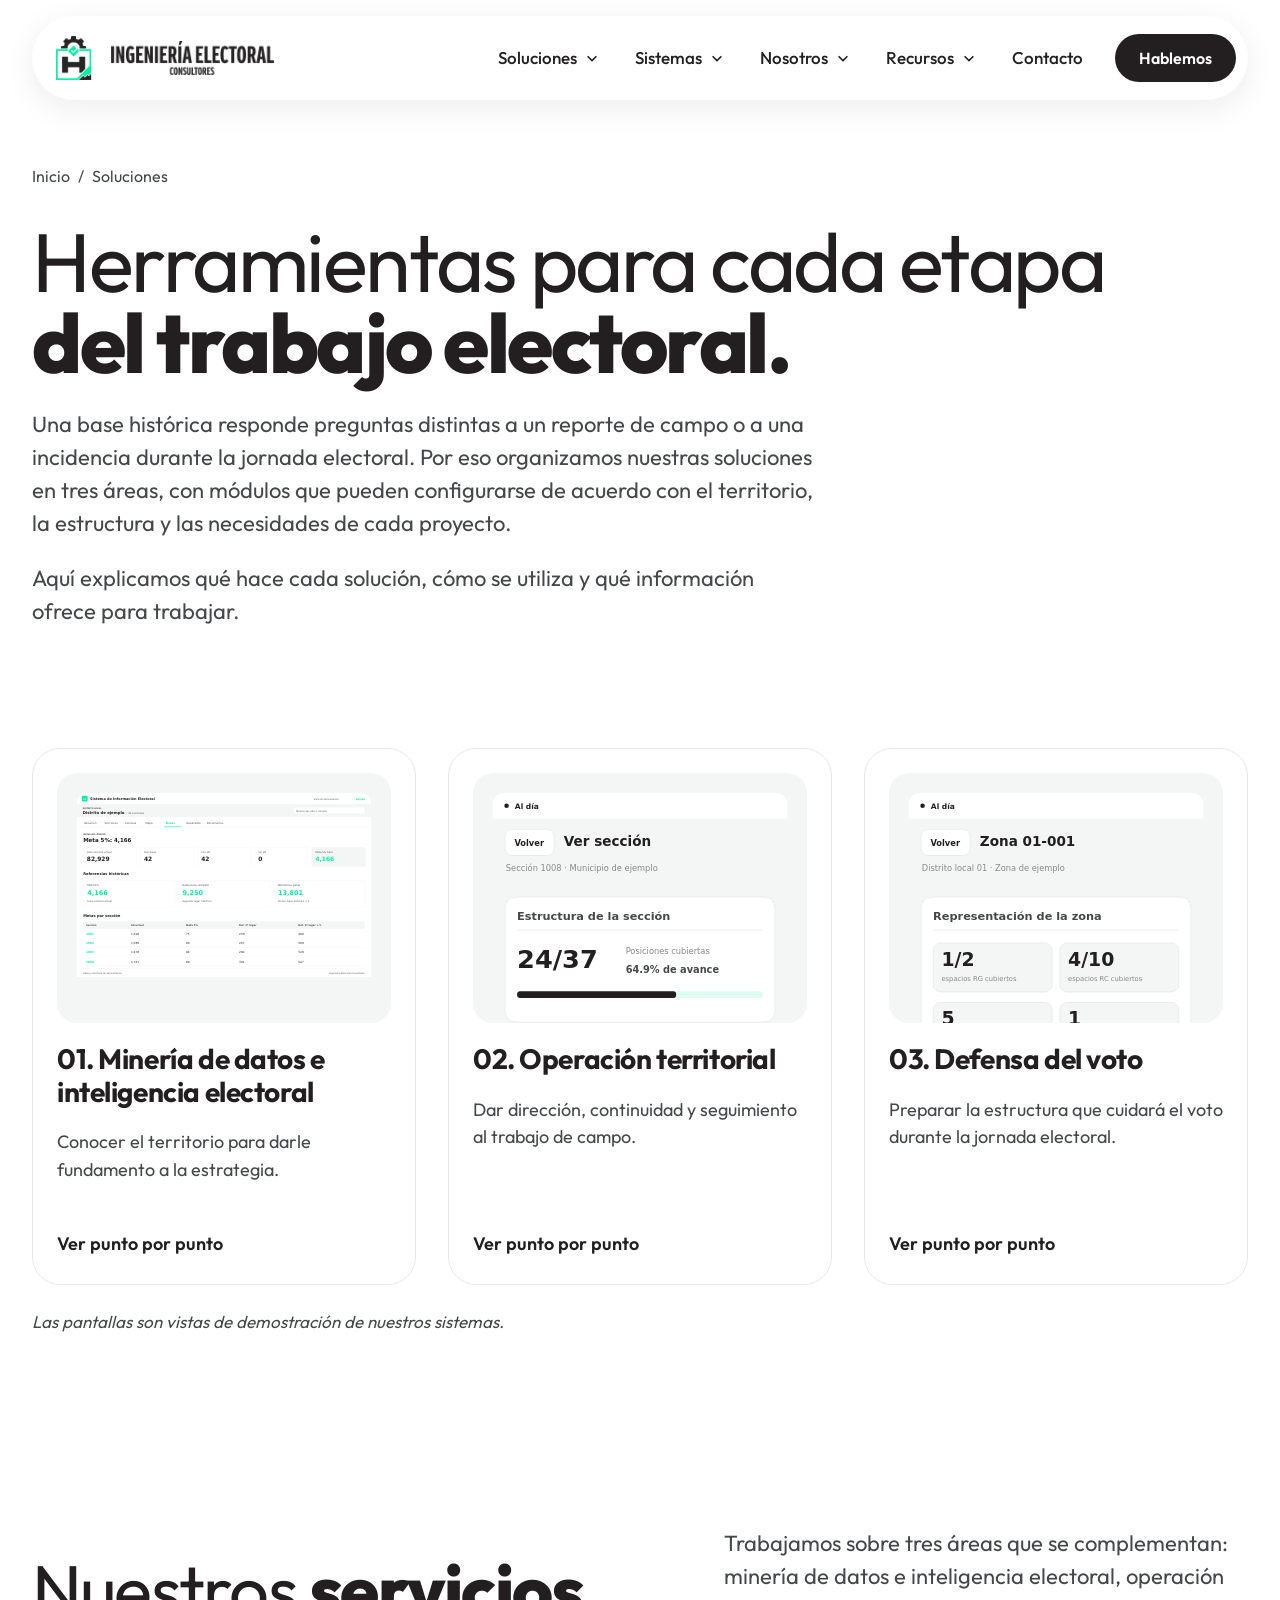
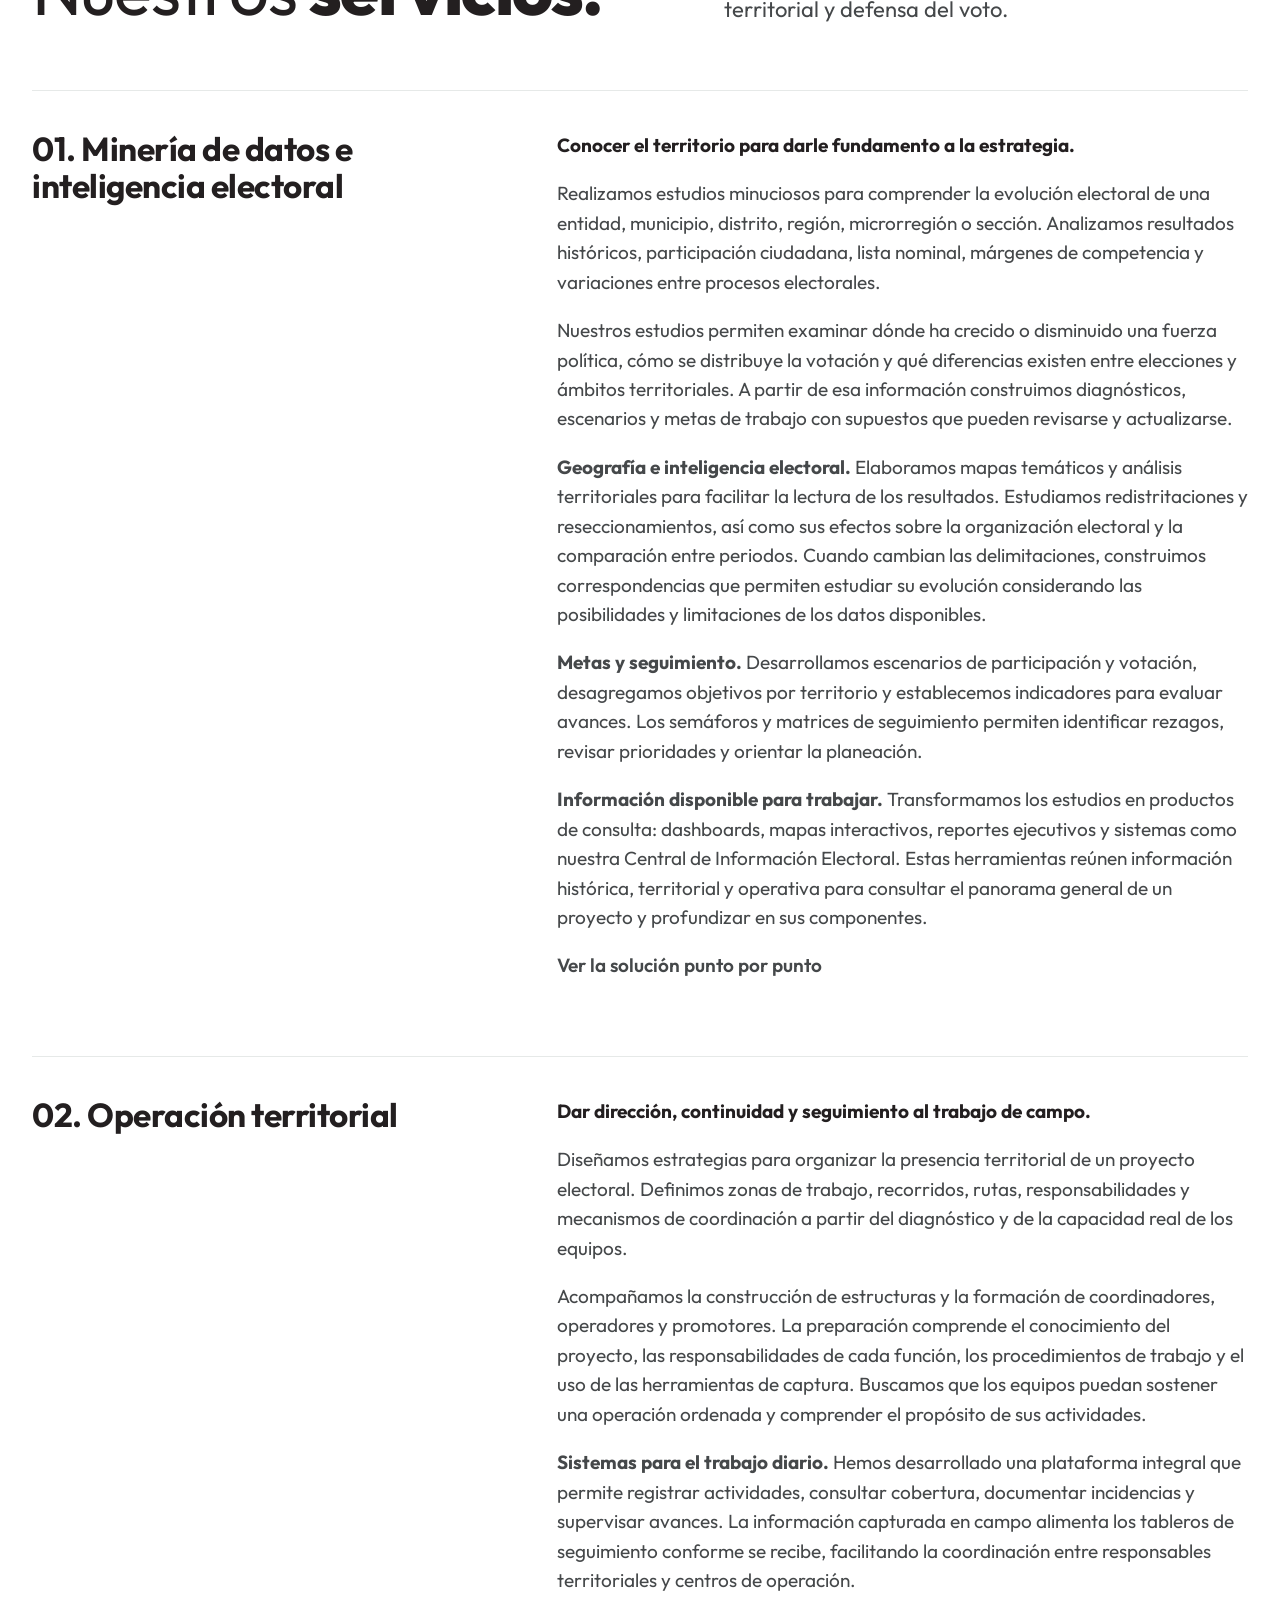
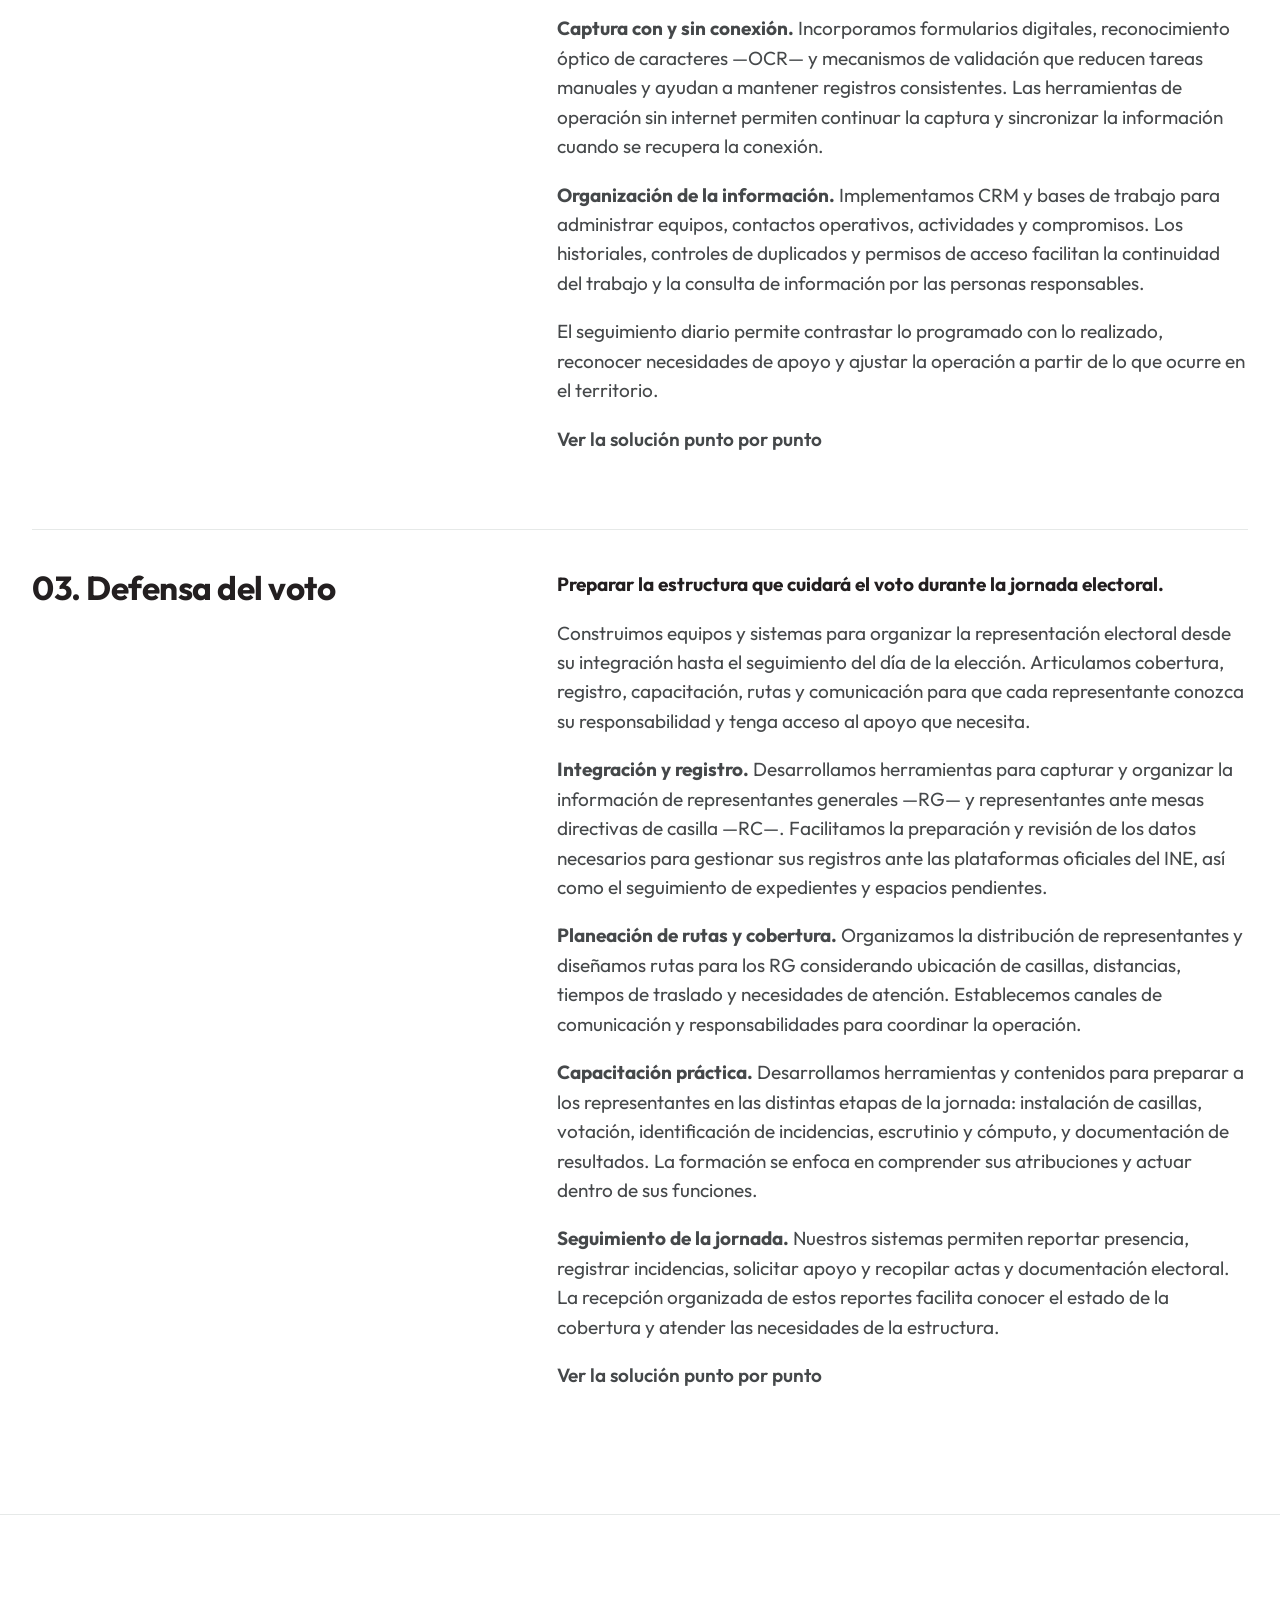
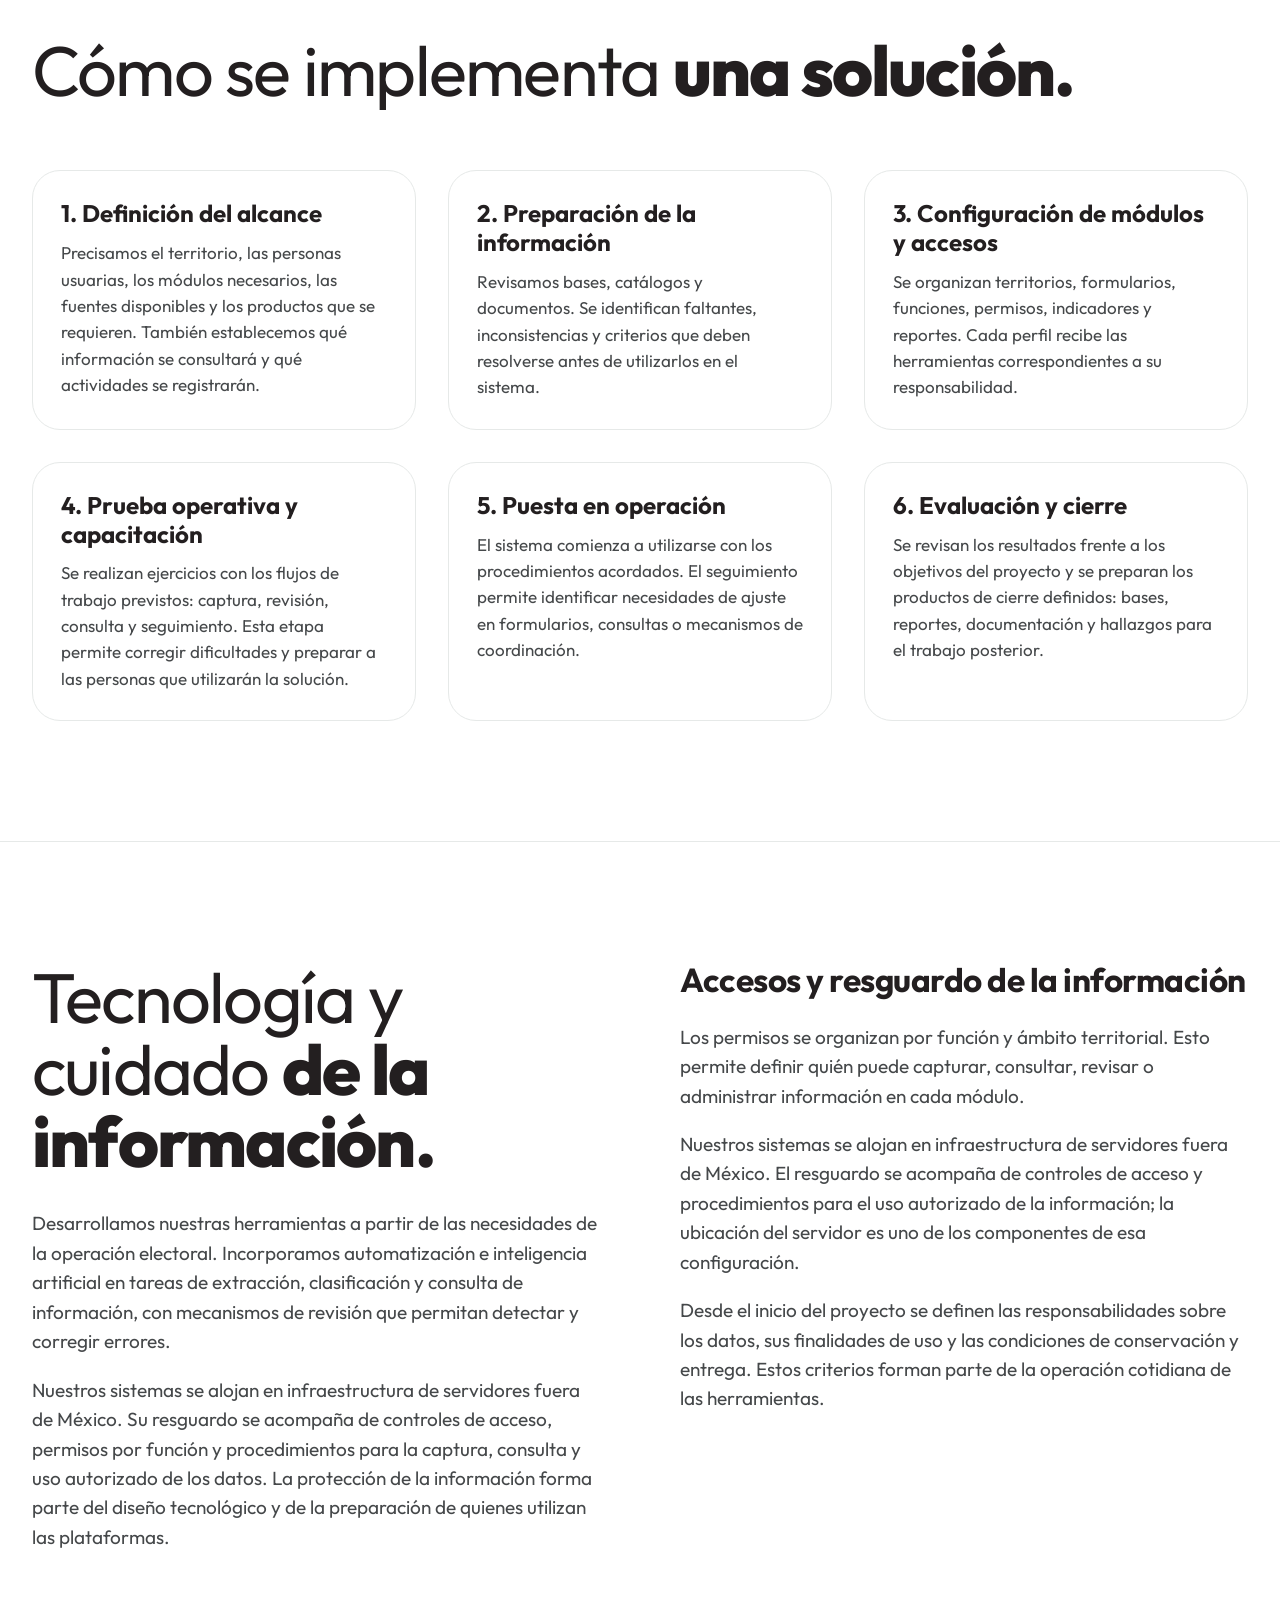
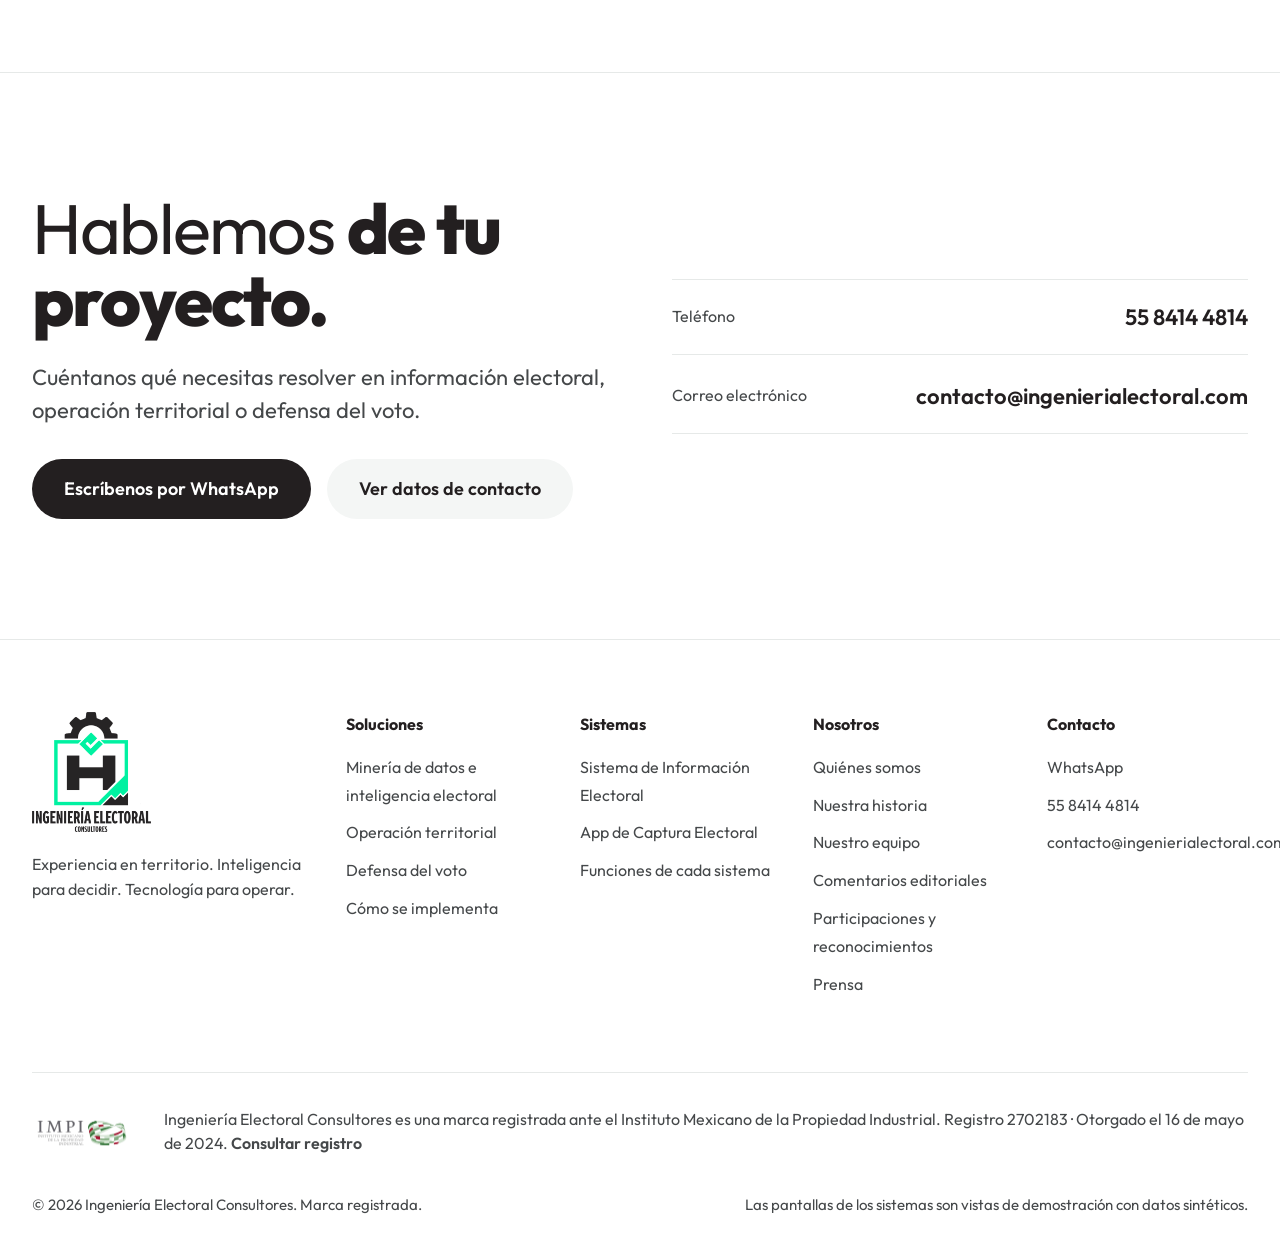
<file: soluciones/index.html>
<!doctype html>
<html lang="es" class="no-js">
<head>
<meta charset="utf-8">
<meta name="viewport" content="width=device-width, initial-scale=1">
<title>Soluciones · Ingeniería Electoral Consultores</title>
<meta name="description" content="Minería de datos e inteligencia electoral, operación territorial y defensa del voto: qué hace cada solución, cómo se utiliza y cómo se implementa.">
<link rel="icon" href="../favicon.svg" type="image/svg+xml">
<link rel="stylesheet" href="../assets/css/fonts.css">
<link rel="stylesheet" href="../assets/css/site.css">
<script>document.documentElement.classList.remove('no-js');</script>
</head>
<body>
<a class="skip" href="#contenido">Saltar al contenido</a>
<div class="nav-shell">
  <nav class="nav" aria-label="Principal" data-nav>
    <a class="nav__brand" href="../index.html" aria-label="Ingeniería Electoral Consultores · Inicio">
      <img src="../assets/img/logos/ingenieria-electoral-emblema.png" alt="" width="388" height="420">
      <img class="nav__wordmark" src="../assets/img/logos/ingenieria-electoral-wordmark.png" alt="Ingeniería Electoral Consultores" width="1400" height="291">
    </a>
    <button class="nav__burger" aria-expanded="false" aria-controls="menu" aria-label="Abrir menú" data-burger><span></span></button>
    <ul class="nav__menu" id="menu">
      <li class="nav__item" data-dropdown>
        <button class="nav__toggle" aria-expanded="false" aria-controls="dd-soluciones">Soluciones <svg viewBox="0 0 16 16" aria-hidden="true"><path d="M3 6l5 5 5-5" fill="none" stroke="currentColor" stroke-width="1.8"/></svg></button>
        <div class="nav__dropdown" id="dd-soluciones">
          <a href="../soluciones/index.html">Todas las soluciones <small>Qué hace cada una y cómo se implementa</small></a>
          <a href="../soluciones/mineria-de-datos.html">Minería de datos e inteligencia electoral <small>Del archivo electoral al diagnóstico territorial</small></a>
          <a href="../soluciones/operacion-territorial.html">Operación territorial <small>Organizar, registrar y supervisar el trabajo de campo</small></a>
          <a href="../soluciones/defensa-del-voto.html">Defensa del voto <small>De la integración de representantes a la jornada</small></a>
        </div>
      </li>
      <li class="nav__item" data-dropdown>
        <button class="nav__toggle" aria-expanded="false" aria-controls="dd-sistemas">Sistemas <svg viewBox="0 0 16 16" aria-hidden="true"><path d="M3 6l5 5 5-5" fill="none" stroke="currentColor" stroke-width="1.8"/></svg></button>
        <div class="nav__dropdown" id="dd-sistemas">
          <a href="../sistemas.html#informacion">Sistema de Información Electoral <small>Secciones, mapas, resultados y metas</small></a>
          <a href="../sistemas.html#captura">App de Captura Electoral <small>Registro, estructura y acuses desde el teléfono</small></a>
          <a href="../sistemas.html#comparativa">Funciones de cada sistema <small>Tabla comparativa</small></a>
        </div>
      </li>
      <li class="nav__item" data-dropdown>
        <button class="nav__toggle" aria-expanded="false" aria-controls="dd-nosotros">Nosotros <svg viewBox="0 0 16 16" aria-hidden="true"><path d="M3 6l5 5 5-5" fill="none" stroke="currentColor" stroke-width="1.8"/></svg></button>
        <div class="nav__dropdown" id="dd-nosotros">
          <a href="../index.html#quienes-somos">Quiénes somos</a>
          <a href="../index.html#historia">Nuestra historia</a>
          <a href="../index.html#equipo">Nuestro equipo</a>
        </div>
      </li>
      <li class="nav__item" data-dropdown>
        <button class="nav__toggle" aria-expanded="false" aria-controls="dd-recursos">Recursos <svg viewBox="0 0 16 16" aria-hidden="true"><path d="M3 6l5 5 5-5" fill="none" stroke="currentColor" stroke-width="1.8"/></svg></button>
        <div class="nav__dropdown" id="dd-recursos">
          <a href="../index.html#editoriales">Comentarios editoriales</a>
          <a href="../index.html#participaciones">Participaciones y reconocimientos</a>
          <a href="../index.html#prensa">Prensa</a>
          <a href="../index.html#preguntas">Preguntas frecuentes</a>
        </div>
      </li>
      <li class="nav__item"><a class="nav__link" href="../index.html#contacto">Contacto</a></li>
      <li class="nav__item nav__cta"><a class="btn btn--primary btn--sm" href="../index.html#contacto">Hablemos</a></li>
    </ul>
    <a class="btn btn--primary btn--sm nav__cta nav__cta--desktop" href="../index.html#contacto">Hablemos</a>
  </nav>
</div>

<main id="contenido">

<section class="page-hero wrap">
  <nav class="crumbs" aria-label="Ruta"><a href="../index.html">Inicio</a><span aria-hidden="true">/</span><span>Soluciones</span></nav>
  <h1 class="h1">Herramientas para cada etapa <b>del trabajo electoral.</b></h1>
  <div class="lead copy"><p>Una base histórica responde preguntas distintas a un reporte de campo o a una incidencia durante la jornada electoral. Por eso organizamos nuestras soluciones en tres áreas, con módulos que pueden configurarse de acuerdo con el territorio, la estructura y las necesidades de cada proyecto.</p>
<p>Aquí explicamos qué hace cada solución, cómo se utiliza y qué información ofrece para trabajar.</p></div>
</section>

<section class="wrap section--tight" aria-labelledby="t-areas">
  <h2 class="sr-only" id="t-areas">Tres áreas</h2>
  <div class="cards-3 reveal-group">
    <article class="card">
  <div class="card__media card__media--screen"><img src="../assets/img/software/info-04-metas.svg" alt="Tabla de metas por sección del Sistema de Información Electoral, datos de demostración." width="1440" height="900" loading="lazy"></div>
  <h3>01. Minería de datos e inteligencia electoral</h3>
  <p>Conocer el territorio para darle fundamento a la estrategia.</p>
  <div class="card__foot"><a class="link" href="mineria-de-datos.html">Ver punto por punto</a></div>
</article>
    <article class="card">
  <div class="card__media card__media--screen"><img src="../assets/img/software/app-03-estructura.svg" alt="Pantalla de estructura territorial de la App de Captura Electoral, datos de demostración." width="1440" height="900" loading="lazy" style="width:auto;max-height:100%"></div>
  <h3>02. Operación territorial</h3>
  <p>Dar dirección, continuidad y seguimiento al trabajo de campo.</p>
  <div class="card__foot"><a class="link" href="operacion-territorial.html">Ver punto por punto</a></div>
</article>
    <article class="card">
  <div class="card__media card__media--screen"><img src="../assets/img/software/app-04-defensa.svg" alt="Pantalla de representantes RG y RC de la App de Captura Electoral, datos de demostración." width="1440" height="900" loading="lazy" style="width:auto;max-height:100%"></div>
  <h3>03. Defensa del voto</h3>
  <p>Preparar la estructura que cuidará el voto durante la jornada electoral.</p>
  <div class="card__foot"><a class="link" href="defensa-del-voto.html">Ver punto por punto</a></div>
</article>
  </div>
  <p class="note" style="margin-top:24px">Las pantallas son vistas de demostración de nuestros sistemas.</p>
</section>

<section class="section section--line wrap" id="servicios" aria-labelledby="t-servicios">
  <div class="section-head section-head--split reveal">
    <h2 id="t-servicios">Nuestros <b>servicios.</b></h2>
    <p class="lead">Trabajamos sobre tres áreas que se complementan: minería de datos e inteligencia electoral, operación territorial y defensa del voto.</p>
  </div>
  <div class="detail">
    <article class="detail__block reveal" id="mineria">
      <h3>01. Minería de datos e inteligencia electoral</h3>
      <div class="copy"><p><strong>Conocer el territorio para darle fundamento a la estrategia.</strong></p><p>Realizamos estudios minuciosos para comprender la evolución electoral de una entidad, municipio, distrito, región, microrregión o sección. Analizamos resultados históricos, participación ciudadana, lista nominal, márgenes de competencia y variaciones entre procesos electorales.</p>
<p>Nuestros estudios permiten examinar dónde ha crecido o disminuido una fuerza política, cómo se distribuye la votación y qué diferencias existen entre elecciones y ámbitos territoriales. A partir de esa información construimos diagnósticos, escenarios y metas de trabajo con supuestos que pueden revisarse y actualizarse.</p>
<p><strong>Geografía e inteligencia electoral.</strong> Elaboramos mapas temáticos y análisis territoriales para facilitar la lectura de los resultados. Estudiamos redistritaciones y reseccionamientos, así como sus efectos sobre la organización electoral y la comparación entre periodos. Cuando cambian las delimitaciones, construimos correspondencias que permiten estudiar su evolución considerando las posibilidades y limitaciones de los datos disponibles.</p>
<p><strong>Metas y seguimiento.</strong> Desarrollamos escenarios de participación y votación, desagregamos objetivos por territorio y establecemos indicadores para evaluar avances. Los semáforos y matrices de seguimiento permiten identificar rezagos, revisar prioridades y orientar la planeación.</p>
<p><strong>Información disponible para trabajar.</strong> Transformamos los estudios en productos de consulta: dashboards, mapas interactivos, reportes ejecutivos y sistemas como nuestra Central de Información Electoral. Estas herramientas reúnen información histórica, territorial y operativa para consultar el panorama general de un proyecto y profundizar en sus componentes.</p><p><a class="link" href="mineria-de-datos.html">Ver la solución punto por punto</a></p></div>
    </article>
    <article class="detail__block reveal" id="operacion">
      <h3>02. Operación territorial</h3>
      <div class="copy"><p><strong>Dar dirección, continuidad y seguimiento al trabajo de campo.</strong></p><p>Diseñamos estrategias para organizar la presencia territorial de un proyecto electoral. Definimos zonas de trabajo, recorridos, rutas, responsabilidades y mecanismos de coordinación a partir del diagnóstico y de la capacidad real de los equipos.</p>
<p>Acompañamos la construcción de estructuras y la formación de coordinadores, operadores y promotores. La preparación comprende el conocimiento del proyecto, las responsabilidades de cada función, los procedimientos de trabajo y el uso de las herramientas de captura. Buscamos que los equipos puedan sostener una operación ordenada y comprender el propósito de sus actividades.</p>
<p><strong>Sistemas para el trabajo diario.</strong> Hemos desarrollado una plataforma integral que permite registrar actividades, consultar cobertura, documentar incidencias y supervisar avances. La información capturada en campo alimenta los tableros de seguimiento conforme se recibe, facilitando la coordinación entre responsables territoriales y centros de operación.</p>
<p><strong>Captura con y sin conexión.</strong> Incorporamos formularios digitales, reconocimiento óptico de caracteres —OCR— y mecanismos de validación que reducen tareas manuales y ayudan a mantener registros consistentes. Las herramientas de operación sin internet permiten continuar la captura y sincronizar la información cuando se recupera la conexión.</p>
<p><strong>Organización de la información.</strong> Implementamos CRM y bases de trabajo para administrar equipos, contactos operativos, actividades y compromisos. Los historiales, controles de duplicados y permisos de acceso facilitan la continuidad del trabajo y la consulta de información por las personas responsables.</p>
<p>El seguimiento diario permite contrastar lo programado con lo realizado, reconocer necesidades de apoyo y ajustar la operación a partir de lo que ocurre en el territorio.</p><p><a class="link" href="operacion-territorial.html">Ver la solución punto por punto</a></p></div>
    </article>
    <article class="detail__block reveal" id="defensa">
      <h3>03. Defensa del voto</h3>
      <div class="copy"><p><strong>Preparar la estructura que cuidará el voto durante la jornada electoral.</strong></p><p>Construimos equipos y sistemas para organizar la representación electoral desde su integración hasta el seguimiento del día de la elección. Articulamos cobertura, registro, capacitación, rutas y comunicación para que cada representante conozca su responsabilidad y tenga acceso al apoyo que necesita.</p>
<p><strong>Integración y registro.</strong> Desarrollamos herramientas para capturar y organizar la información de representantes generales —RG— y representantes ante mesas directivas de casilla —RC—. Facilitamos la preparación y revisión de los datos necesarios para gestionar sus registros ante las plataformas oficiales del INE, así como el seguimiento de expedientes y espacios pendientes.</p>
<p><strong>Planeación de rutas y cobertura.</strong> Organizamos la distribución de representantes y diseñamos rutas para los RG considerando ubicación de casillas, distancias, tiempos de traslado y necesidades de atención. Establecemos canales de comunicación y responsabilidades para coordinar la operación.</p>
<p><strong>Capacitación práctica.</strong> Desarrollamos herramientas y contenidos para preparar a los representantes en las distintas etapas de la jornada: instalación de casillas, votación, identificación de incidencias, escrutinio y cómputo, y documentación de resultados. La formación se enfoca en comprender sus atribuciones y actuar dentro de sus funciones.</p>
<p><strong>Seguimiento de la jornada.</strong> Nuestros sistemas permiten reportar presencia, registrar incidencias, solicitar apoyo y recopilar actas y documentación electoral. La recepción organizada de estos reportes facilita conocer el estado de la cobertura y atender las necesidades de la estructura.</p><p><a class="link" href="defensa-del-voto.html">Ver la solución punto por punto</a></p></div>
    </article>
  </div>
</section>

<section class="section section--line wrap" id="implementacion" aria-labelledby="t-impl">
  <div class="section-head reveal">
    <h2 id="t-impl">Cómo se implementa <b>una solución.</b></h2>
  </div>
  <div class="steps reveal-group"><div class="step"><h3>1. Definición del alcance</h3><p>Precisamos el territorio, las personas usuarias, los módulos necesarios, las fuentes disponibles y los productos que se requieren. También establecemos qué información se consultará y qué actividades se registrarán.</p></div><div class="step"><h3>2. Preparación de la información</h3><p>Revisamos bases, catálogos y documentos. Se identifican faltantes, inconsistencias y criterios que deben resolverse antes de utilizarlos en el sistema.</p></div><div class="step"><h3>3. Configuración de módulos y accesos</h3><p>Se organizan territorios, formularios, funciones, permisos, indicadores y reportes. Cada perfil recibe las herramientas correspondientes a su responsabilidad.</p></div><div class="step"><h3>4. Prueba operativa y capacitación</h3><p>Se realizan ejercicios con los flujos de trabajo previstos: captura, revisión, consulta y seguimiento. Esta etapa permite corregir dificultades y preparar a las personas que utilizarán la solución.</p></div><div class="step"><h3>5. Puesta en operación</h3><p>El sistema comienza a utilizarse con los procedimientos acordados. El seguimiento permite identificar necesidades de ajuste en formularios, consultas o mecanismos de coordinación.</p></div><div class="step"><h3>6. Evaluación y cierre</h3><p>Se revisan los resultados frente a los objetivos del proyecto y se preparan los productos de cierre definidos: bases, reportes, documentación y hallazgos para el trabajo posterior.</p></div></div>
</section>

<section class="section section--line wrap" id="resguardo" aria-labelledby="t-resg">
  <div class="about__grid">
    <div class="reveal">
      <h2 class="h2" id="t-resg">Tecnología y cuidado <b>de la información.</b></h2>
      <div class="copy about__copy" style="margin-top:32px"><p>Desarrollamos nuestras herramientas a partir de las necesidades de la operación electoral. Incorporamos automatización e inteligencia artificial en tareas de extracción, clasificación y consulta de información, con mecanismos de revisión que permitan detectar y corregir errores.</p>
<p>Nuestros sistemas se alojan en infraestructura de servidores fuera de México. Su resguardo se acompaña de controles de acceso, permisos por función y procedimientos para la captura, consulta y uso autorizado de los datos. La protección de la información forma parte del diseño tecnológico y de la preparación de quienes utilizan las plataformas.</p></div>
    </div>
    <div class="reveal">
      <h3 class="h3" style="margin-bottom:24px">Accesos y resguardo de la información</h3>
      <div class="copy about__copy"><p>Los permisos se organizan por función y ámbito territorial. Esto permite definir quién puede capturar, consultar, revisar o administrar información en cada módulo.</p>
<p>Nuestros sistemas se alojan en infraestructura de servidores fuera de México. El resguardo se acompaña de controles de acceso y procedimientos para el uso autorizado de la información; la ubicación del servidor es uno de los componentes de esa configuración.</p>
<p>Desde el inicio del proyecto se definen las responsabilidades sobre los datos, sus finalidades de uso y las condiciones de conservación y entrega. Estos criterios forman parte de la operación cotidiana de las herramientas.</p></div>
    </div>
  </div>
</section>

<section class="section cta wrap" aria-labelledby="t-cta">
  <div class="cta__grid">
    <div class="reveal">
      <h2 class="h2" id="t-cta">Hablemos <b>de tu proyecto.</b></h2>
      <p class="lead" style="margin-top:24px">Cuéntanos qué necesitas resolver en información electoral, operación territorial o defensa del voto.</p>
      <div class="btn-row btn-row--full" style="margin-top:32px">
        <a class="btn btn--primary" href="https://wa.me/qr/2TJ7TSV745NCN1" target="_blank" rel="noopener">Escríbenos por WhatsApp</a>
        <a class="btn btn--secondary" href="../index.html#contacto">Ver datos de contacto</a>
      </div>
    </div>
    <div class="contact__lines reveal" style="margin-top:0">
      <div class="contact__line"><span>Teléfono</span><a href="tel:+525584144814">55 8414 4814</a></div>
      <div class="contact__line"><span>Correo electrónico</span><a href="mailto:contacto@ingenierialectoral.com">contacto@ingenierialectoral.com</a></div>
    </div>
  </div>
</section>

</main>

<footer class="footer" id="marca-registrada">
  <div class="wrap">
    <div class="footer__grid">
      <div class="footer__brand">
        <img src="../assets/img/logos/ingenieria-electoral.png" alt="Ingeniería Electoral Consultores" width="892" height="900">
        <p>Experiencia en territorio. Inteligencia para decidir. Tecnología para operar.</p>
      </div>
      <div>
        <h4>Soluciones</h4>
        <ul>
          <li><a href="../soluciones/mineria-de-datos.html">Minería de datos e inteligencia electoral</a></li>
          <li><a href="../soluciones/operacion-territorial.html">Operación territorial</a></li>
          <li><a href="../soluciones/defensa-del-voto.html">Defensa del voto</a></li>
          <li><a href="../soluciones/index.html#implementacion">Cómo se implementa</a></li>
        </ul>
      </div>
      <div>
        <h4>Sistemas</h4>
        <ul>
          <li><a href="../sistemas.html#informacion">Sistema de Información Electoral</a></li>
          <li><a href="../sistemas.html#captura">App de Captura Electoral</a></li>
          <li><a href="../sistemas.html#comparativa">Funciones de cada sistema</a></li>
        </ul>
      </div>
      <div>
        <h4>Nosotros</h4>
        <ul>
          <li><a href="../index.html#quienes-somos">Quiénes somos</a></li>
          <li><a href="../index.html#historia">Nuestra historia</a></li>
          <li><a href="../index.html#equipo">Nuestro equipo</a></li>
          <li><a href="../index.html#editoriales">Comentarios editoriales</a></li>
          <li><a href="../index.html#participaciones">Participaciones y reconocimientos</a></li>
          <li><a href="../index.html#prensa">Prensa</a></li>
        </ul>
      </div>
      <div>
        <h4>Contacto</h4>
        <ul>
          <li><a href="https://wa.me/qr/2TJ7TSV745NCN1" target="_blank" rel="noopener">WhatsApp</a></li>
          <li><a href="tel:+525584144814">55 8414 4814</a></li>
          <li><a href="mailto:contacto@ingenierialectoral.com">contacto@ingenierialectoral.com</a></li>
        </ul>
      </div>
    </div>
    <div class="footer__mark">
      <img src="../assets/img/logos/impi.png" alt="Instituto Mexicano de la Propiedad Industrial" width="400" height="225" loading="lazy">
      <p>Ingeniería Electoral Consultores es una marca registrada ante el Instituto Mexicano de la Propiedad Industrial. Registro 2702183 · Otorgado el 16 de mayo de 2024. <a class="link" href="https://marcia.impi.gob.mx/marcas/search/details/RM202303067556?s=cca93d57-e3b1-4fe3-80ce-b06586bffb81&amp;m=l" target="_blank" rel="noopener">Consultar registro</a></p>
    </div>
    <div class="footer__legal">
      <span>© 2026 Ingeniería Electoral Consultores. Marca registrada.</span>
      <span>Las pantallas de los sistemas son vistas de demostración con datos sintéticos.</span>
    </div>
  </div>
</footer>

<script src="../assets/js/site.js" defer></script>
</body>
</html>
</file>
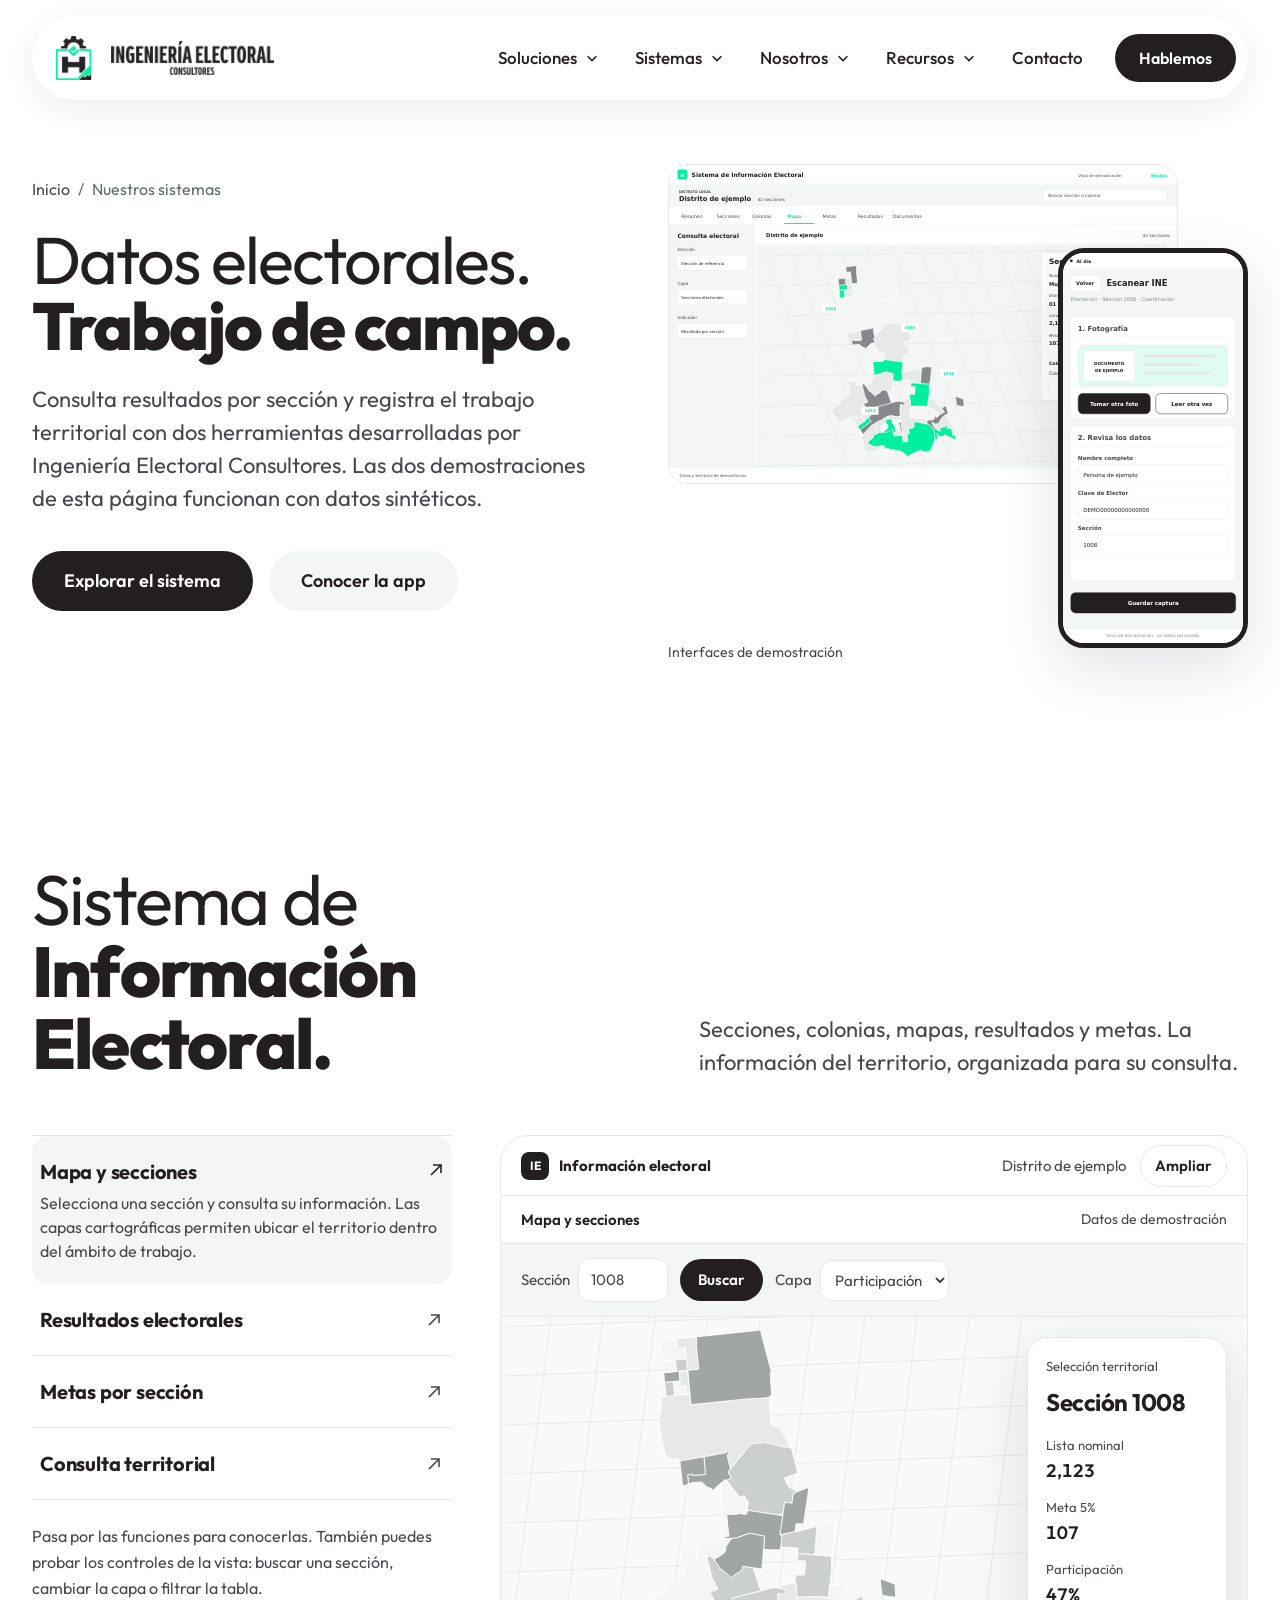
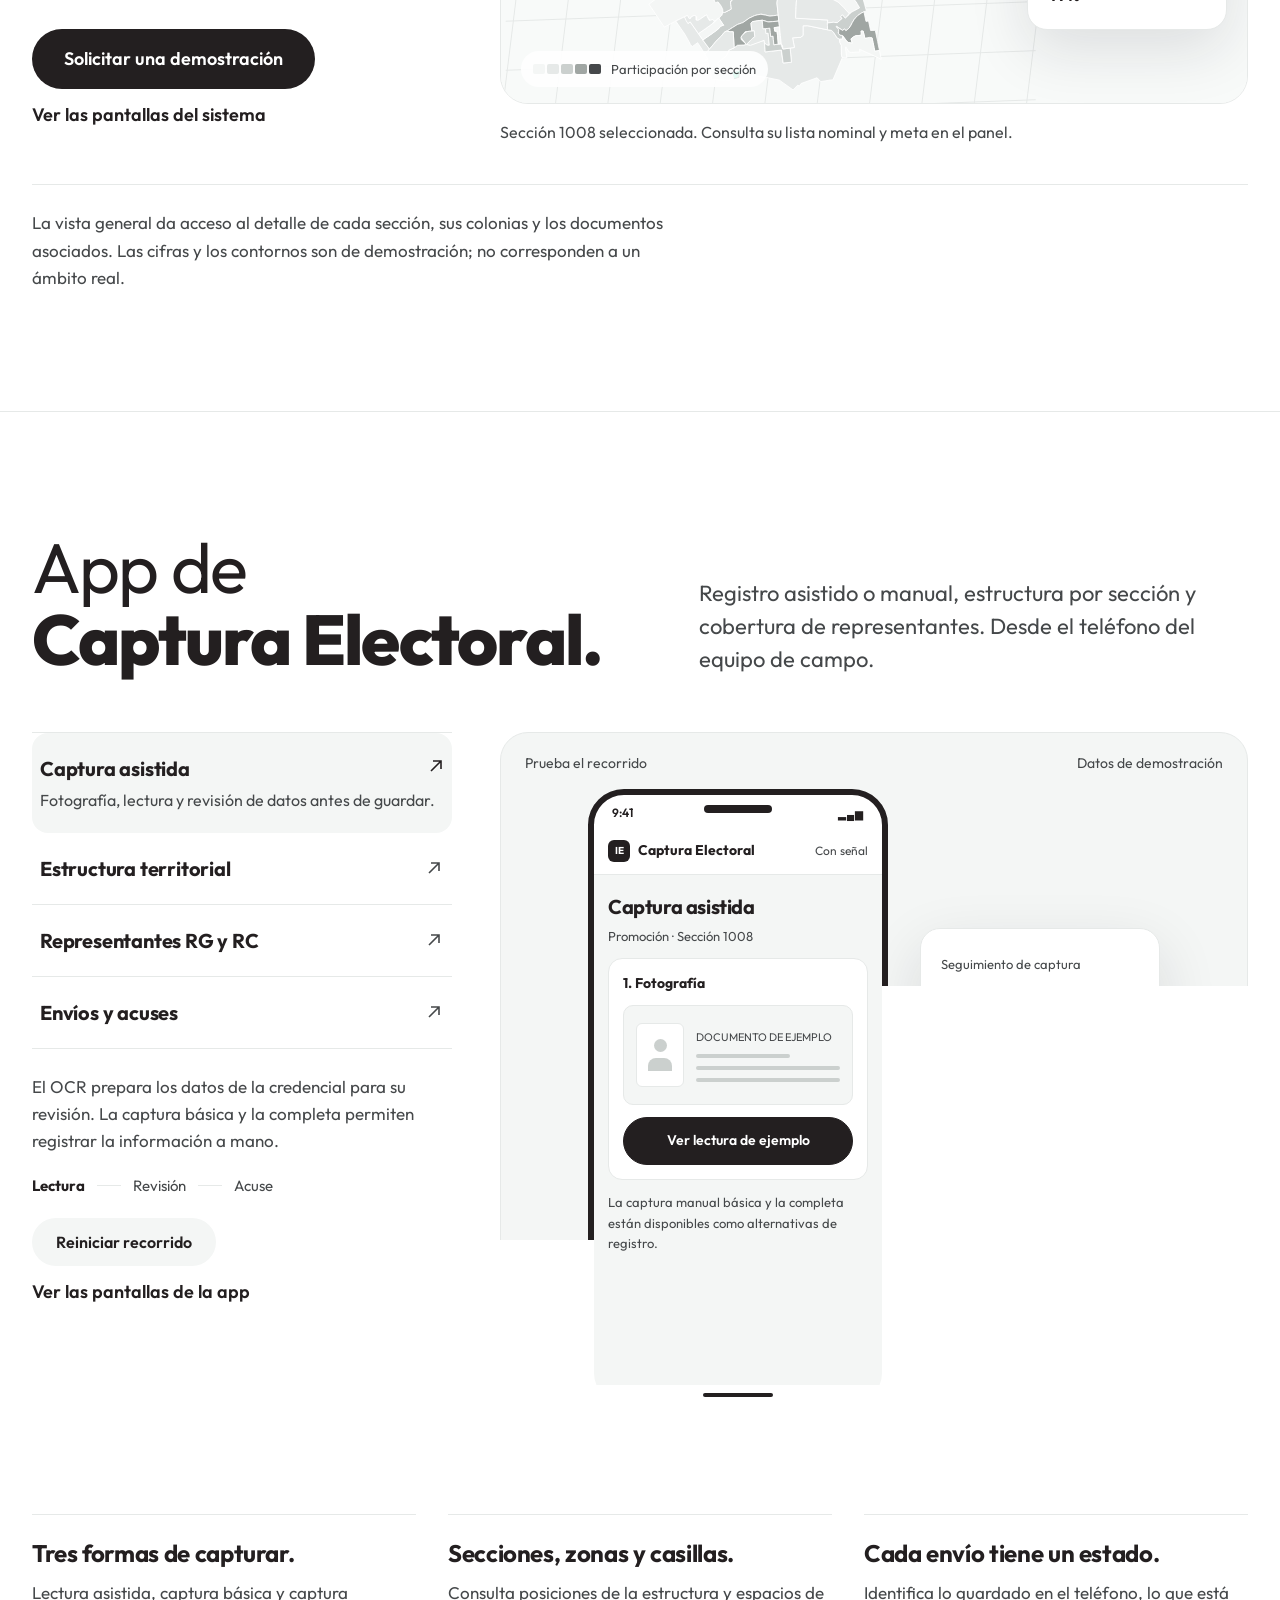
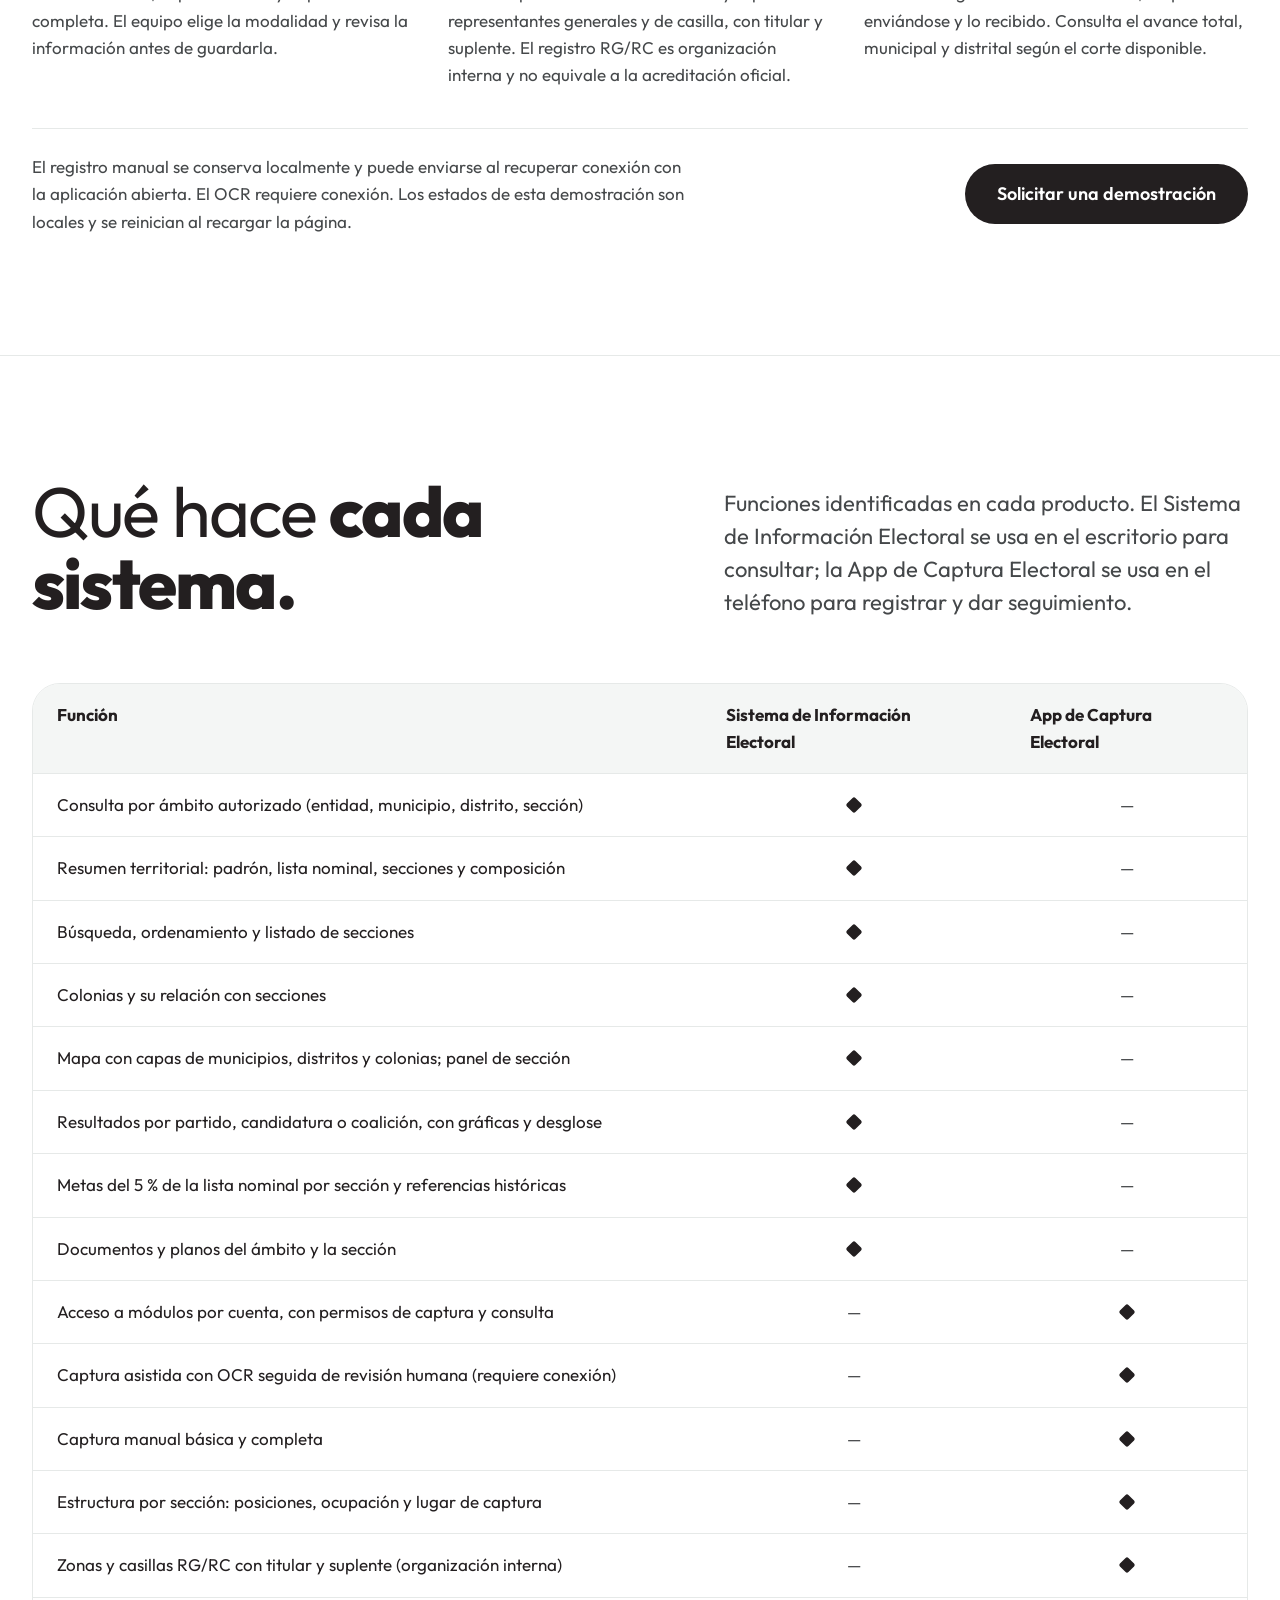
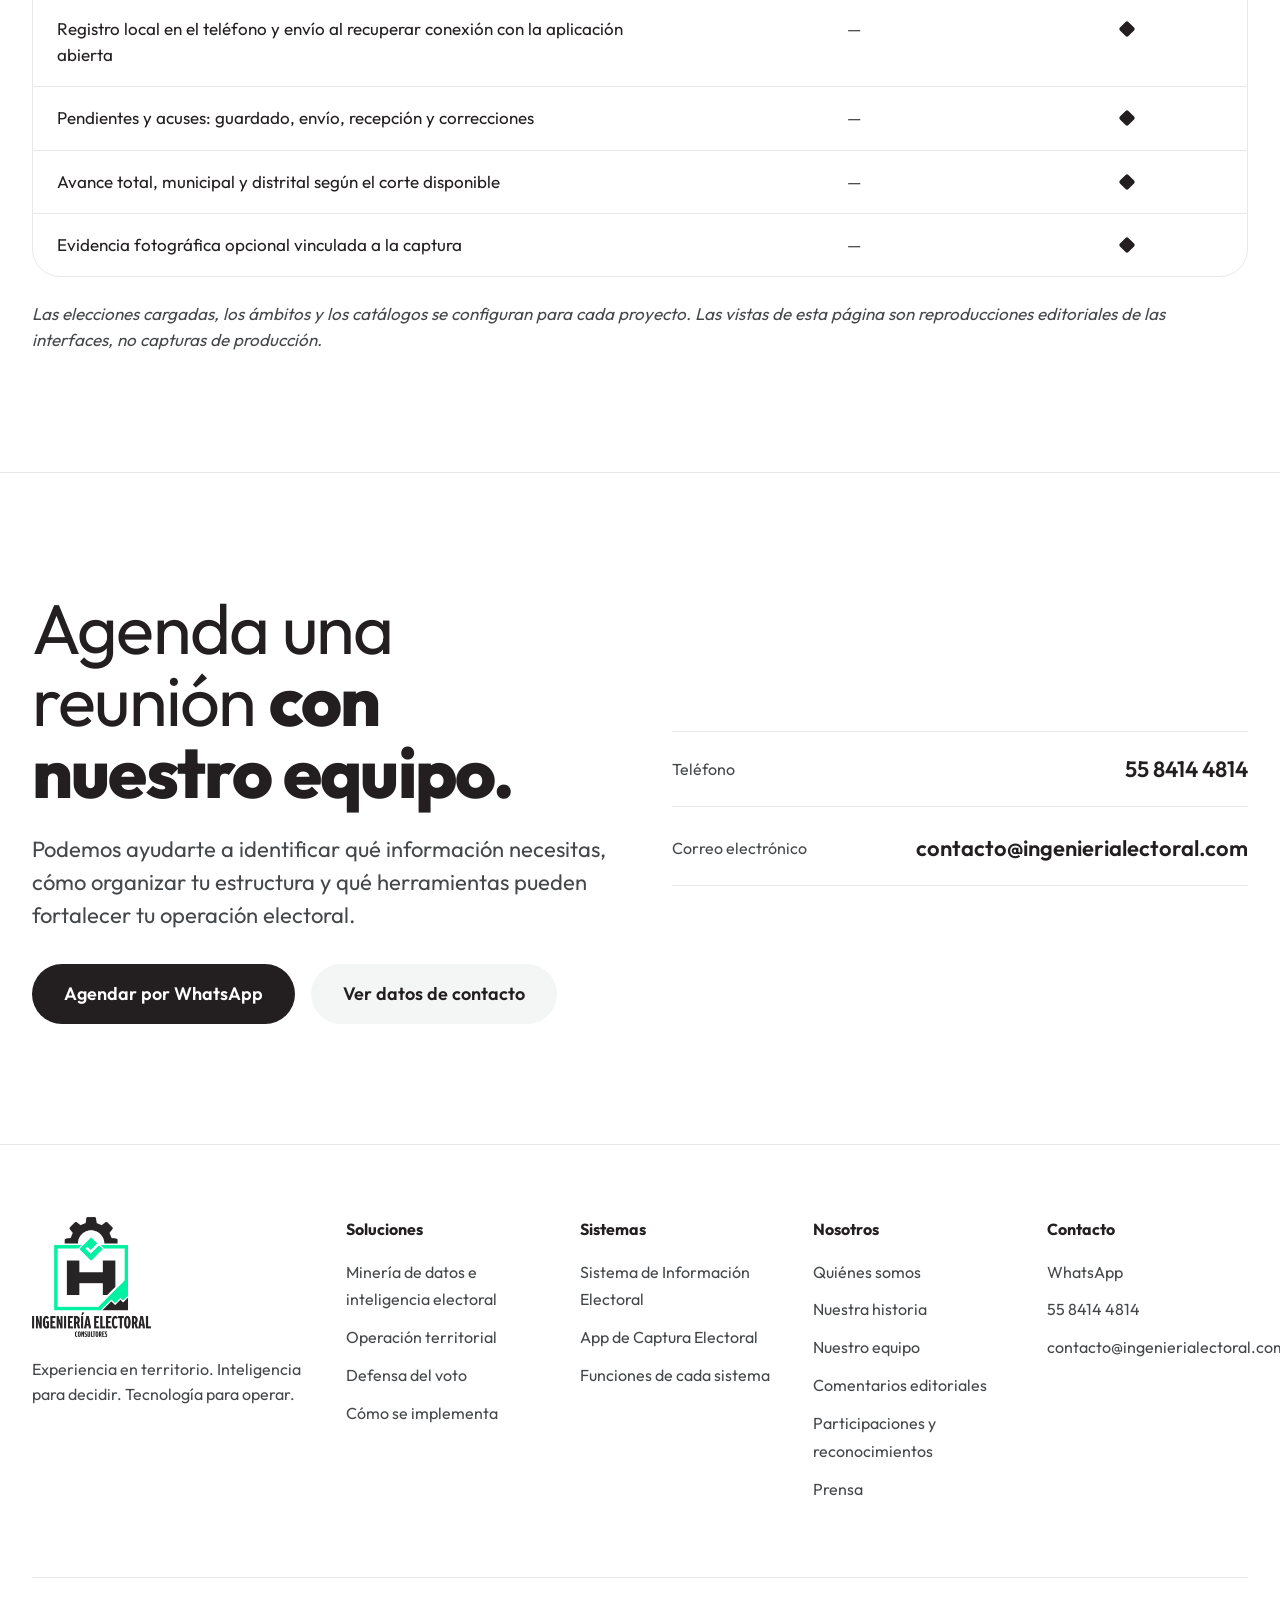
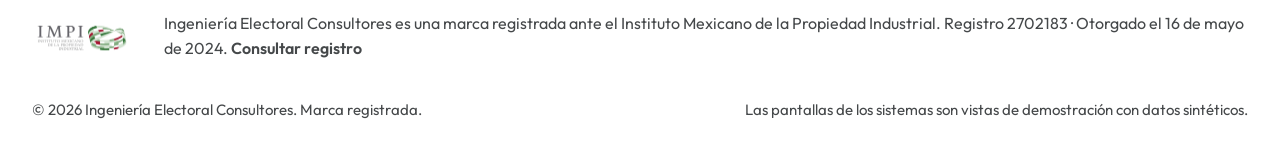
<file: sistemas.html>
<!doctype html>
<html lang="es" class="no-js">
<head>
<meta charset="utf-8">
<meta name="viewport" content="width=device-width, initial-scale=1">
<title>Nuestros sistemas · Ingeniería Electoral Consultores</title>
<meta name="description" content="Sistema de Información Electoral y App de Captura Electoral: demostración interactiva con datos sintéticos y tabla de funciones de cada producto.">
<link rel="icon" href="favicon.svg" type="image/svg+xml">
<link rel="stylesheet" href="assets/css/fonts.css">
<link rel="stylesheet" href="assets/css/site.css">
<link rel="stylesheet" href="assets/css/software.css">
<script>document.documentElement.classList.remove('no-js');</script>
</head>
<body>
<a class="skip" href="#contenido">Saltar al contenido</a>
<div class="nav-shell">
  <nav class="nav" aria-label="Principal" data-nav>
    <a class="nav__brand" href="index.html" aria-label="Ingeniería Electoral Consultores · Inicio">
      <img src="assets/img/logos/ingenieria-electoral-emblema.png" alt="" width="388" height="420">
      <img class="nav__wordmark" src="assets/img/logos/ingenieria-electoral-wordmark.png" alt="Ingeniería Electoral Consultores" width="1400" height="291">
    </a>
    <button class="nav__burger" aria-expanded="false" aria-controls="menu" aria-label="Abrir menú" data-burger><span></span></button>
    <ul class="nav__menu" id="menu">
      <li class="nav__item" data-dropdown>
        <button class="nav__toggle" aria-expanded="false" aria-controls="dd-soluciones">Soluciones <svg viewBox="0 0 16 16" aria-hidden="true"><path d="M3 6l5 5 5-5" fill="none" stroke="currentColor" stroke-width="1.8"/></svg></button>
        <div class="nav__dropdown" id="dd-soluciones">
          <a href="soluciones/index.html">Todas las soluciones <small>Qué hace cada una y cómo se implementa</small></a>
          <a href="soluciones/mineria-de-datos.html">Minería de datos e inteligencia electoral <small>Del archivo electoral al diagnóstico territorial</small></a>
          <a href="soluciones/operacion-territorial.html">Operación territorial <small>Organizar, registrar y supervisar el trabajo de campo</small></a>
          <a href="soluciones/defensa-del-voto.html">Defensa del voto <small>De la integración de representantes a la jornada</small></a>
        </div>
      </li>
      <li class="nav__item" data-dropdown>
        <button class="nav__toggle" aria-expanded="false" aria-controls="dd-sistemas">Sistemas <svg viewBox="0 0 16 16" aria-hidden="true"><path d="M3 6l5 5 5-5" fill="none" stroke="currentColor" stroke-width="1.8"/></svg></button>
        <div class="nav__dropdown" id="dd-sistemas">
          <a href="sistemas.html#informacion">Sistema de Información Electoral <small>Secciones, mapas, resultados y metas</small></a>
          <a href="sistemas.html#captura">App de Captura Electoral <small>Registro, estructura y acuses desde el teléfono</small></a>
          <a href="sistemas.html#comparativa">Funciones de cada sistema <small>Tabla comparativa</small></a>
        </div>
      </li>
      <li class="nav__item" data-dropdown>
        <button class="nav__toggle" aria-expanded="false" aria-controls="dd-nosotros">Nosotros <svg viewBox="0 0 16 16" aria-hidden="true"><path d="M3 6l5 5 5-5" fill="none" stroke="currentColor" stroke-width="1.8"/></svg></button>
        <div class="nav__dropdown" id="dd-nosotros">
          <a href="index.html#quienes-somos">Quiénes somos</a>
          <a href="index.html#historia">Nuestra historia</a>
          <a href="index.html#equipo">Nuestro equipo</a>
        </div>
      </li>
      <li class="nav__item" data-dropdown>
        <button class="nav__toggle" aria-expanded="false" aria-controls="dd-recursos">Recursos <svg viewBox="0 0 16 16" aria-hidden="true"><path d="M3 6l5 5 5-5" fill="none" stroke="currentColor" stroke-width="1.8"/></svg></button>
        <div class="nav__dropdown" id="dd-recursos">
          <a href="index.html#editoriales">Comentarios editoriales</a>
          <a href="index.html#participaciones">Participaciones y reconocimientos</a>
          <a href="index.html#prensa">Prensa</a>
          <a href="index.html#preguntas">Preguntas frecuentes</a>
        </div>
      </li>
      <li class="nav__item"><a class="nav__link" href="index.html#contacto">Contacto</a></li>
      <li class="nav__item nav__cta"><a class="btn btn--primary btn--sm" href="index.html#contacto">Hablemos</a></li>
    </ul>
    <a class="btn btn--primary btn--sm nav__cta nav__cta--desktop" href="index.html#contacto">Hablemos</a>
  </nav>
</div>

<main id="contenido">

<section class="sw-hero wrap" aria-labelledby="titulo">
  <div class="sw-hero__grid">
    <div class="hero__copy">
      <nav class="crumbs" aria-label="Ruta" style="display:flex;gap:8px;font-size:16px;color:var(--ink-3);margin-bottom:24px"><a href="index.html" style="color:var(--ink-2)">Inicio</a><span aria-hidden="true">/</span><span>Nuestros sistemas</span></nav>
      <h1 class="h1" id="titulo">Datos electorales. <b>Trabajo de campo.</b></h1>
      <p class="lead">Consulta resultados por sección y registra el trabajo territorial con dos herramientas desarrolladas por Ingeniería Electoral Consultores. Las dos demostraciones de esta página funcionan con datos sintéticos.</p>
      <div class="btn-row btn-row--full">
        <a class="btn btn--primary" href="#informacion">Explorar el sistema</a>
        <a class="btn btn--secondary" href="#captura">Conocer la app</a>
      </div>
    </div>
    <div class="sw-art reveal reveal--scale" aria-label="Vistas de los dos productos">
      <div class="sw-art__desktop"><img src="assets/img/software/info-02-mapa.svg" alt="Interfaz del Sistema de Información Electoral con el mapa de secciones." width="1440" height="900"></div>
      <div class="sw-art__phone"><img src="assets/img/software/app-02-ocr.svg" alt="Pantalla de captura asistida de la App de Captura Electoral." width="390" height="844"></div>
      <span class="demo-tag">Interfaces de demostración</span>
    </div>
  </div>
</section>

<section id="informacion" class="product section section--line wrap" aria-labelledby="info-title">
  <header class="product-heading reveal">
    <h2 class="h2" id="info-title">Sistema de <b>Información Electoral.</b></h2>
    <p>Secciones, colonias, mapas, resultados y metas. La información del territorio, organizada para su consulta.</p>
  </header>
  <div class="explorer reveal">
    <div class="function-list explorer__list">
      <div class="fn-list" role="tablist" aria-label="Funciones del Sistema de Información Electoral">
        <button class="fn is-active" id="tab-mapa" role="tab" aria-selected="true" aria-controls="info-panel" data-mode="mapa"><strong>Mapa y secciones</strong><svg viewBox="0 0 20 20" aria-hidden="true"><path d="M5 15L15 5M7 5h8v8" fill="none" stroke="currentColor" stroke-width="1.6"/></svg><small>Selecciona una sección y consulta su información. Las capas cartográficas permiten ubicar el territorio dentro del ámbito de trabajo.</small></button>
        <button class="fn" id="tab-resultados" role="tab" aria-selected="false" aria-controls="info-panel" tabindex="-1" data-mode="resultados"><strong>Resultados electorales</strong><svg viewBox="0 0 20 20" aria-hidden="true"><path d="M5 15L15 5M7 5h8v8" fill="none" stroke="currentColor" stroke-width="1.6"/></svg><small>Consulta la distribución de la votación por partido o candidatura y revisa su desglose territorial en las elecciones incorporadas al sistema.</small></button>
        <button class="fn" id="tab-metas" role="tab" aria-selected="false" aria-controls="info-panel" tabindex="-1" data-mode="metas"><strong>Metas por sección</strong><svg viewBox="0 0 20 20" aria-hidden="true"><path d="M5 15L15 5M7 5h8v8" fill="none" stroke="currentColor" stroke-width="1.6"/></svg><small>Revisa la lista nominal, la meta del 5 % y las referencias históricas. El cálculo se realiza por sección, con redondeo al entero superior.</small></button>
        <button class="fn" id="tab-secciones" role="tab" aria-selected="false" aria-controls="info-panel" tabindex="-1" data-mode="secciones"><strong>Consulta territorial</strong><svg viewBox="0 0 20 20" aria-hidden="true"><path d="M5 15L15 5M7 5h8v8" fill="none" stroke="currentColor" stroke-width="1.6"/></svg><small>Busca secciones, revisa su relación con colonias y consulta los documentos asociados al ámbito y a la sección.</small></button>
      </div>
      <p class="list-foot">Pasa por las funciones para conocerlas. También puedes probar los controles de la vista: buscar una sección, cambiar la capa o filtrar la tabla.</p>
      <div class="explorer__actions">
        <a class="btn btn--primary" href="https://wa.me/qr/2TJ7TSV745NCN1" target="_blank" rel="noopener">Solicitar una demostración</a>
        <button type="button" class="link" data-gallery="informacion">Ver las pantallas del sistema</button>
      </div>
    </div>
    <div id="info-panel" class="info-panel" role="tabpanel" aria-labelledby="tab-mapa">
      <div class="workspace">
        <div class="workspace-top"><div><b class="app-monogram">IE</b><strong>Información electoral</strong></div><span>Distrito de ejemplo</span><button type="button" class="expand" id="expand-info" aria-label="Ampliar la vista del sistema">Ampliar</button></div>
        <div class="workspace-nav"><span id="workspace-mode">Mapa y secciones</span><span class="demo-dot">Datos de demostración</span></div>
        <div class="workspace-body" id="info-content"></div>
      </div>
      <p class="interaction-hint" id="info-hint">Selecciona una sección del mapa.</p>
    </div>
  </div>
  <div class="product-caption reveal">
    <p>La vista general da acceso al detalle de cada sección, sus colonias y los documentos asociados. Las cifras y los contornos son de demostración; no corresponden a un ámbito real.</p>
  </div>
</section>

<section id="captura" class="product section section--line wrap" aria-labelledby="capture-title">
  <header class="product-heading reveal">
    <h2 class="h2" id="capture-title">App de <b>Captura Electoral.</b></h2>
    <p>Registro asistido o manual, estructura por sección y cobertura de representantes. Desde el teléfono del equipo de campo.</p>
  </header>
  <div class="capture-explorer reveal">
    <div class="capture-copy">
      <div class="fn-list" role="tablist" aria-label="Funciones de la App de Captura Electoral">
        <button class="fn is-active" id="tab-lectura" role="tab" aria-selected="true" aria-controls="capture-panel" data-app="lectura"><strong>Captura asistida</strong><svg viewBox="0 0 20 20" aria-hidden="true"><path d="M5 15L15 5M7 5h8v8" fill="none" stroke="currentColor" stroke-width="1.6"/></svg><small>Fotografía, lectura y revisión de datos antes de guardar.</small></button>
        <button class="fn" id="tab-estructura" role="tab" aria-selected="false" aria-controls="capture-panel" tabindex="-1" data-app="estructura"><strong>Estructura territorial</strong><svg viewBox="0 0 20 20" aria-hidden="true"><path d="M5 15L15 5M7 5h8v8" fill="none" stroke="currentColor" stroke-width="1.6"/></svg><small>Posiciones cubiertas y espacios disponibles por sección.</small></button>
        <button class="fn" id="tab-representantes" role="tab" aria-selected="false" aria-controls="capture-panel" tabindex="-1" data-app="representantes"><strong>Representantes RG y RC</strong><svg viewBox="0 0 20 20" aria-hidden="true"><path d="M5 15L15 5M7 5h8v8" fill="none" stroke="currentColor" stroke-width="1.6"/></svg><small>Organización por zona, casilla y función.</small></button>
        <button class="fn" id="tab-envios" role="tab" aria-selected="false" aria-controls="capture-panel" tabindex="-1" data-app="envios"><strong>Envíos y acuses</strong><svg viewBox="0 0 20 20" aria-hidden="true"><path d="M5 15L15 5M7 5h8v8" fill="none" stroke="currentColor" stroke-width="1.6"/></svg><small>Del guardado local a la recepción confirmada.</small></button>
      </div>
      <div class="capture-explanation">
        <p id="app-explanation">El OCR prepara los datos de la credencial para su revisión. La captura básica y la completa permiten registrar la información a mano.</p>
        <div class="sequence" aria-label="Pasos del registro"><span id="seq-1" class="on">Lectura</span><i></i><span id="seq-2">Revisión</span><i></i><span id="seq-3">Acuse</span></div>
        <div class="explorer__actions" style="margin-top:0">
          <button type="button" class="btn btn--secondary btn--sm" id="reset-flow">Reiniciar recorrido</button>
          <button type="button" class="link" data-gallery="captura">Ver las pantallas de la app</button>
        </div>
      </div>
    </div>
    <div id="capture-panel" class="capture-stage" role="tabpanel" aria-labelledby="tab-lectura">
      <div class="stage-caption"><span>Prueba el recorrido</span><span>Datos de demostración</span></div>
      <div class="phone">
        <div class="phone-camera" aria-hidden="true"></div>
        <div class="phone-status"><span>9:41</span><span class="phone-signal" aria-hidden="true">▂▄▆</span></div>
        <div class="phone-app-bar"><span class="mini-brand">IE</span><b>Captura Electoral</b><span id="phone-online">Con señal</span></div>
        <div class="phone-body" id="phone-content"></div>
        <div class="phone-home" aria-hidden="true"></div>
      </div>
      <div class="receipt" id="receipt">
        <span class="receipt-label">Seguimiento de captura</span>
        <div class="receipt-state"><span class="receipt-indicator"></span><strong id="receipt-state">Por registrar</strong></div>
        <p id="receipt-copy">Revisa los datos del ejemplo y guarda la captura.</p>
        <div class="receipt-line"><span>Sección</span><b>1008</b></div>
        <div class="receipt-line"><span>Módulo</span><b>Promoción</b></div>
        <button type="button" id="toggle-network" aria-pressed="false">Probar sin conexión</button>
      </div>
    </div>
  </div>
  <div class="capture-details reveal-group">
    <article><h3>Tres formas de capturar.</h3><p>Lectura asistida, captura básica y captura completa. El equipo elige la modalidad y revisa la información antes de guardarla.</p></article>
    <article><h3>Secciones, zonas y casillas.</h3><p>Consulta posiciones de la estructura y espacios de representantes generales y de casilla, con titular y suplente. El registro RG/RC es organización interna y no equivale a la acreditación oficial.</p></article>
    <article><h3>Cada envío tiene un estado.</h3><p>Identifica lo guardado en el teléfono, lo que está enviándose y lo recibido. Consulta el avance total, municipal y distrital según el corte disponible.</p></article>
  </div>
  <div class="product-caption reveal">
    <p>El registro manual se conserva localmente y puede enviarse al recuperar conexión con la aplicación abierta. El OCR requiere conexión. Los estados de esta demostración son locales y se reinician al recargar la página.</p>
    <a class="btn btn--primary" href="https://wa.me/qr/2TJ7TSV745NCN1" target="_blank" rel="noopener">Solicitar una demostración</a>
  </div>
</section>

<section id="comparativa" class="product section section--line wrap" aria-labelledby="comp-title">
  <div class="section-head section-head--split reveal">
    <h2 id="comp-title">Qué hace <b>cada sistema.</b></h2>
    <p class="lead">Funciones identificadas en cada producto. El Sistema de Información Electoral se usa en el escritorio para consultar; la App de Captura Electoral se usa en el teléfono para registrar y dar seguimiento.</p>
  </div>
  <div class="table-wrap reveal">
    <table class="table">
      <thead><tr><th scope="col">Función</th><th scope="col" class="c">Sistema de Información Electoral</th><th scope="col" class="c">App de Captura Electoral</th></tr></thead>
      <tbody><tr><td>Consulta por ámbito autorizado (entidad, municipio, distrito, sección)</td><td class="c"><span class="check" role="img" aria-label="Sí"></span></td><td class="c"><span class="dash" aria-label="No forma parte de este sistema">—</span></td></tr><tr><td>Resumen territorial: padrón, lista nominal, secciones y composición</td><td class="c"><span class="check" role="img" aria-label="Sí"></span></td><td class="c"><span class="dash" aria-label="No forma parte de este sistema">—</span></td></tr><tr><td>Búsqueda, ordenamiento y listado de secciones</td><td class="c"><span class="check" role="img" aria-label="Sí"></span></td><td class="c"><span class="dash" aria-label="No forma parte de este sistema">—</span></td></tr><tr><td>Colonias y su relación con secciones</td><td class="c"><span class="check" role="img" aria-label="Sí"></span></td><td class="c"><span class="dash" aria-label="No forma parte de este sistema">—</span></td></tr><tr><td>Mapa con capas de municipios, distritos y colonias; panel de sección</td><td class="c"><span class="check" role="img" aria-label="Sí"></span></td><td class="c"><span class="dash" aria-label="No forma parte de este sistema">—</span></td></tr><tr><td>Resultados por partido, candidatura o coalición, con gráficas y desglose</td><td class="c"><span class="check" role="img" aria-label="Sí"></span></td><td class="c"><span class="dash" aria-label="No forma parte de este sistema">—</span></td></tr><tr><td>Metas del 5 % de la lista nominal por sección y referencias históricas</td><td class="c"><span class="check" role="img" aria-label="Sí"></span></td><td class="c"><span class="dash" aria-label="No forma parte de este sistema">—</span></td></tr><tr><td>Documentos y planos del ámbito y la sección</td><td class="c"><span class="check" role="img" aria-label="Sí"></span></td><td class="c"><span class="dash" aria-label="No forma parte de este sistema">—</span></td></tr><tr><td>Acceso a módulos por cuenta, con permisos de captura y consulta</td><td class="c"><span class="dash" aria-label="No forma parte de este sistema">—</span></td><td class="c"><span class="check" role="img" aria-label="Sí"></span></td></tr><tr><td>Captura asistida con OCR seguida de revisión humana (requiere conexión)</td><td class="c"><span class="dash" aria-label="No forma parte de este sistema">—</span></td><td class="c"><span class="check" role="img" aria-label="Sí"></span></td></tr><tr><td>Captura manual básica y completa</td><td class="c"><span class="dash" aria-label="No forma parte de este sistema">—</span></td><td class="c"><span class="check" role="img" aria-label="Sí"></span></td></tr><tr><td>Estructura por sección: posiciones, ocupación y lugar de captura</td><td class="c"><span class="dash" aria-label="No forma parte de este sistema">—</span></td><td class="c"><span class="check" role="img" aria-label="Sí"></span></td></tr><tr><td>Zonas y casillas RG/RC con titular y suplente (organización interna)</td><td class="c"><span class="dash" aria-label="No forma parte de este sistema">—</span></td><td class="c"><span class="check" role="img" aria-label="Sí"></span></td></tr><tr><td>Registro local en el teléfono y envío al recuperar conexión con la aplicación abierta</td><td class="c"><span class="dash" aria-label="No forma parte de este sistema">—</span></td><td class="c"><span class="check" role="img" aria-label="Sí"></span></td></tr><tr><td>Pendientes y acuses: guardado, envío, recepción y correcciones</td><td class="c"><span class="dash" aria-label="No forma parte de este sistema">—</span></td><td class="c"><span class="check" role="img" aria-label="Sí"></span></td></tr><tr><td>Avance total, municipal y distrital según el corte disponible</td><td class="c"><span class="dash" aria-label="No forma parte de este sistema">—</span></td><td class="c"><span class="check" role="img" aria-label="Sí"></span></td></tr><tr><td>Evidencia fotográfica opcional vinculada a la captura</td><td class="c"><span class="dash" aria-label="No forma parte de este sistema">—</span></td><td class="c"><span class="check" role="img" aria-label="Sí"></span></td></tr></tbody>
    </table>
  </div>
  <p class="note" style="margin-top:24px">Las elecciones cargadas, los ámbitos y los catálogos se configuran para cada proyecto. Las vistas de esta página son reproducciones editoriales de las interfaces, no capturas de producción.</p>
</section>

<section class="section cta wrap" aria-labelledby="t-cta">
  <div class="cta__grid">
    <div class="reveal">
      <h2 class="h2" id="t-cta">Agenda una reunión <b>con nuestro equipo.</b></h2>
      <p class="lead" style="margin-top:24px">Podemos ayudarte a identificar qué información necesitas, cómo organizar tu estructura y qué herramientas pueden fortalecer tu operación electoral.</p>
      <div class="btn-row btn-row--full" style="margin-top:32px">
        <a class="btn btn--primary" href="https://wa.me/qr/2TJ7TSV745NCN1" target="_blank" rel="noopener">Agendar por WhatsApp</a>
        <a class="btn btn--secondary" href="index.html#contacto">Ver datos de contacto</a>
      </div>
    </div>
    <div class="contact__lines reveal" style="margin-top:0">
      <div class="contact__line"><span>Teléfono</span><a href="tel:+525584144814">55 8414 4814</a></div>
      <div class="contact__line"><span>Correo electrónico</span><a href="mailto:contacto@ingenierialectoral.com">contacto@ingenierialectoral.com</a></div>
    </div>
  </div>
</section>

<dialog id="gallery" aria-labelledby="gallery-title">
  <div class="gallery">
    <div class="gallery-top"><h2 id="gallery-title">Pantallas</h2><button type="button" class="btn btn--secondary btn--sm" id="close-gallery">Cerrar</button></div>
    <div class="gallery-nav" id="gallery-nav"></div>
    <div class="gallery-image" id="gallery-image"></div>
    <p>Interfaz de demostración. Cifras y registros de ejemplo.</p>
  </div>
</dialog>

</main>

<footer class="footer" id="marca-registrada">
  <div class="wrap">
    <div class="footer__grid">
      <div class="footer__brand">
        <img src="assets/img/logos/ingenieria-electoral.png" alt="Ingeniería Electoral Consultores" width="892" height="900">
        <p>Experiencia en territorio. Inteligencia para decidir. Tecnología para operar.</p>
      </div>
      <div>
        <h4>Soluciones</h4>
        <ul>
          <li><a href="soluciones/mineria-de-datos.html">Minería de datos e inteligencia electoral</a></li>
          <li><a href="soluciones/operacion-territorial.html">Operación territorial</a></li>
          <li><a href="soluciones/defensa-del-voto.html">Defensa del voto</a></li>
          <li><a href="soluciones/index.html#implementacion">Cómo se implementa</a></li>
        </ul>
      </div>
      <div>
        <h4>Sistemas</h4>
        <ul>
          <li><a href="sistemas.html#informacion">Sistema de Información Electoral</a></li>
          <li><a href="sistemas.html#captura">App de Captura Electoral</a></li>
          <li><a href="sistemas.html#comparativa">Funciones de cada sistema</a></li>
        </ul>
      </div>
      <div>
        <h4>Nosotros</h4>
        <ul>
          <li><a href="index.html#quienes-somos">Quiénes somos</a></li>
          <li><a href="index.html#historia">Nuestra historia</a></li>
          <li><a href="index.html#equipo">Nuestro equipo</a></li>
          <li><a href="index.html#editoriales">Comentarios editoriales</a></li>
          <li><a href="index.html#participaciones">Participaciones y reconocimientos</a></li>
          <li><a href="index.html#prensa">Prensa</a></li>
        </ul>
      </div>
      <div>
        <h4>Contacto</h4>
        <ul>
          <li><a href="https://wa.me/qr/2TJ7TSV745NCN1" target="_blank" rel="noopener">WhatsApp</a></li>
          <li><a href="tel:+525584144814">55 8414 4814</a></li>
          <li><a href="mailto:contacto@ingenierialectoral.com">contacto@ingenierialectoral.com</a></li>
        </ul>
      </div>
    </div>
    <div class="footer__mark">
      <img src="assets/img/logos/impi.png" alt="Instituto Mexicano de la Propiedad Industrial" width="400" height="225" loading="lazy">
      <p>Ingeniería Electoral Consultores es una marca registrada ante el Instituto Mexicano de la Propiedad Industrial. Registro 2702183 · Otorgado el 16 de mayo de 2024. <a class="link" href="https://marcia.impi.gob.mx/marcas/search/details/RM202303067556?s=cca93d57-e3b1-4fe3-80ce-b06586bffb81&amp;m=l" target="_blank" rel="noopener">Consultar registro</a></p>
    </div>
    <div class="footer__legal">
      <span>© 2026 Ingeniería Electoral Consultores. Marca registrada.</span>
      <span>Las pantallas de los sistemas son vistas de demostración con datos sintéticos.</span>
    </div>
  </div>
</footer>

<script src="assets/js/site.js" defer></script>
<script src="assets/js/software.js" defer></script>
</body>
</html>
</file>
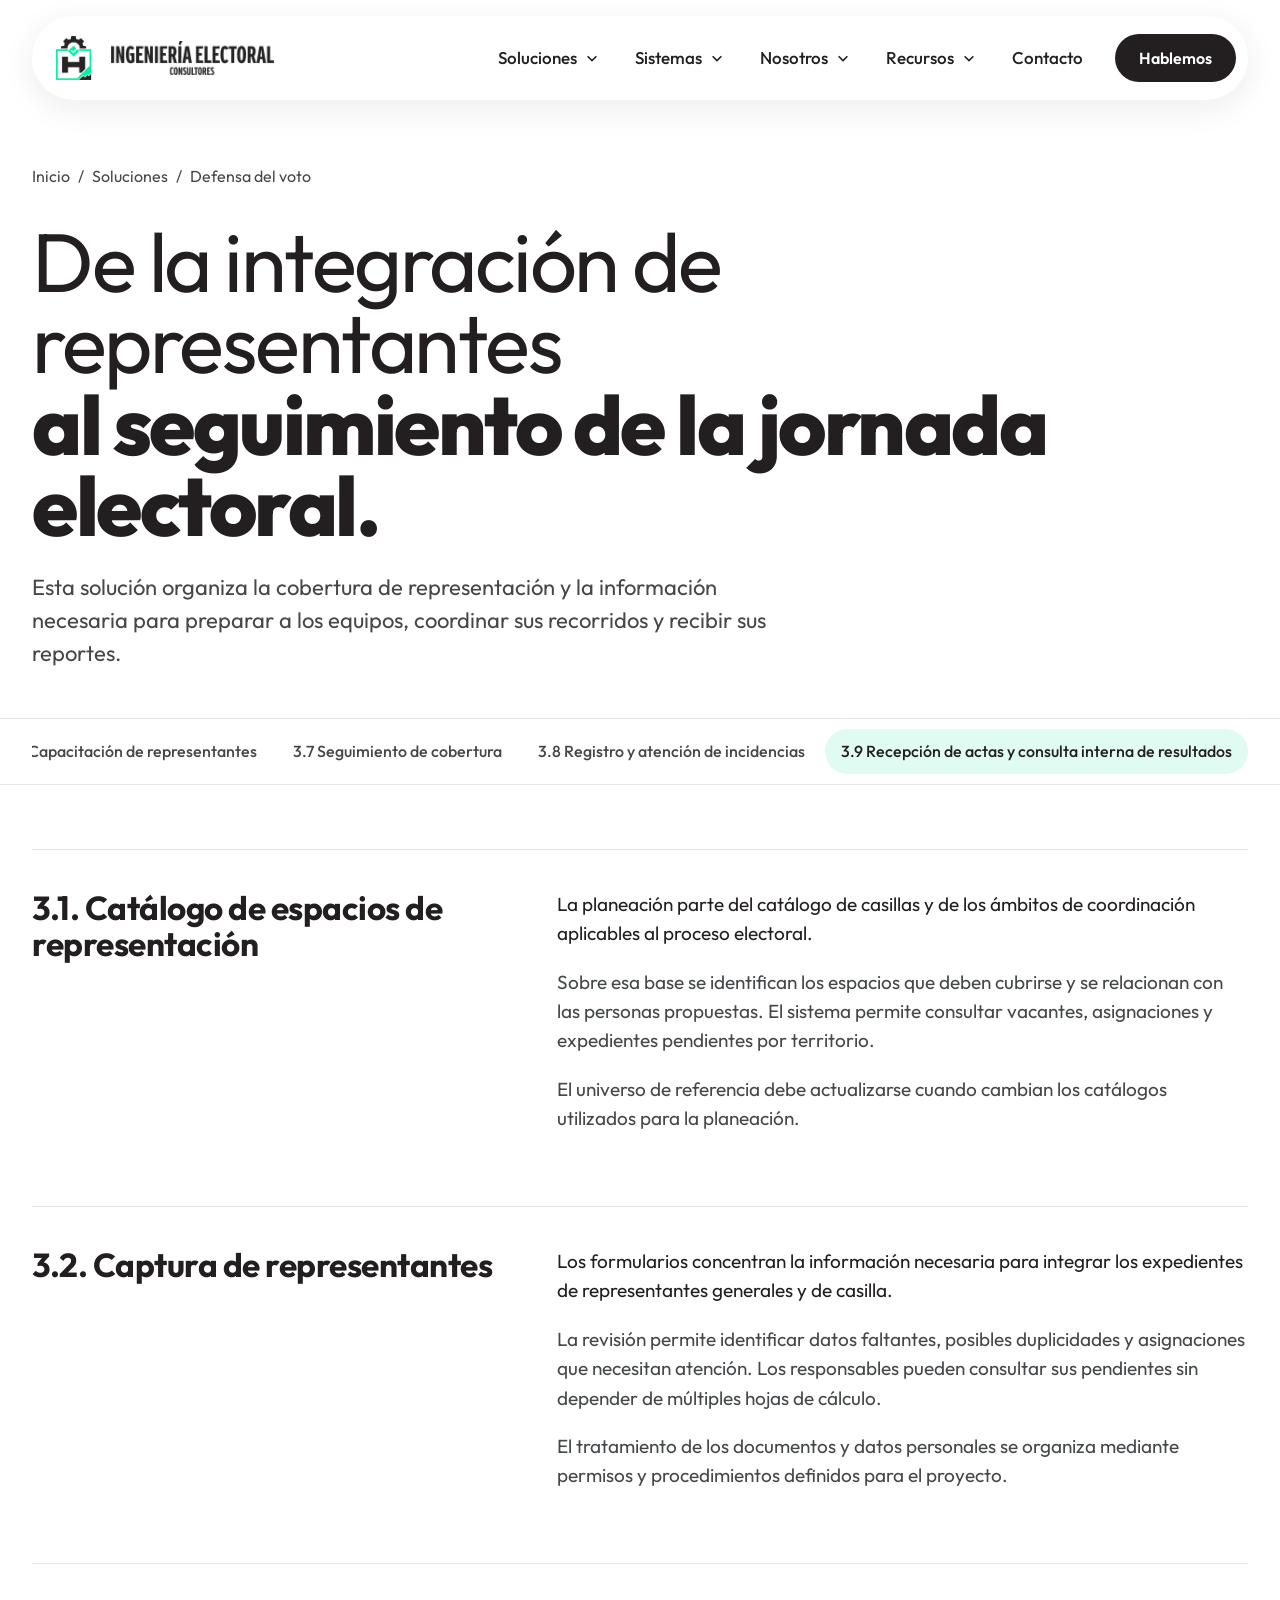
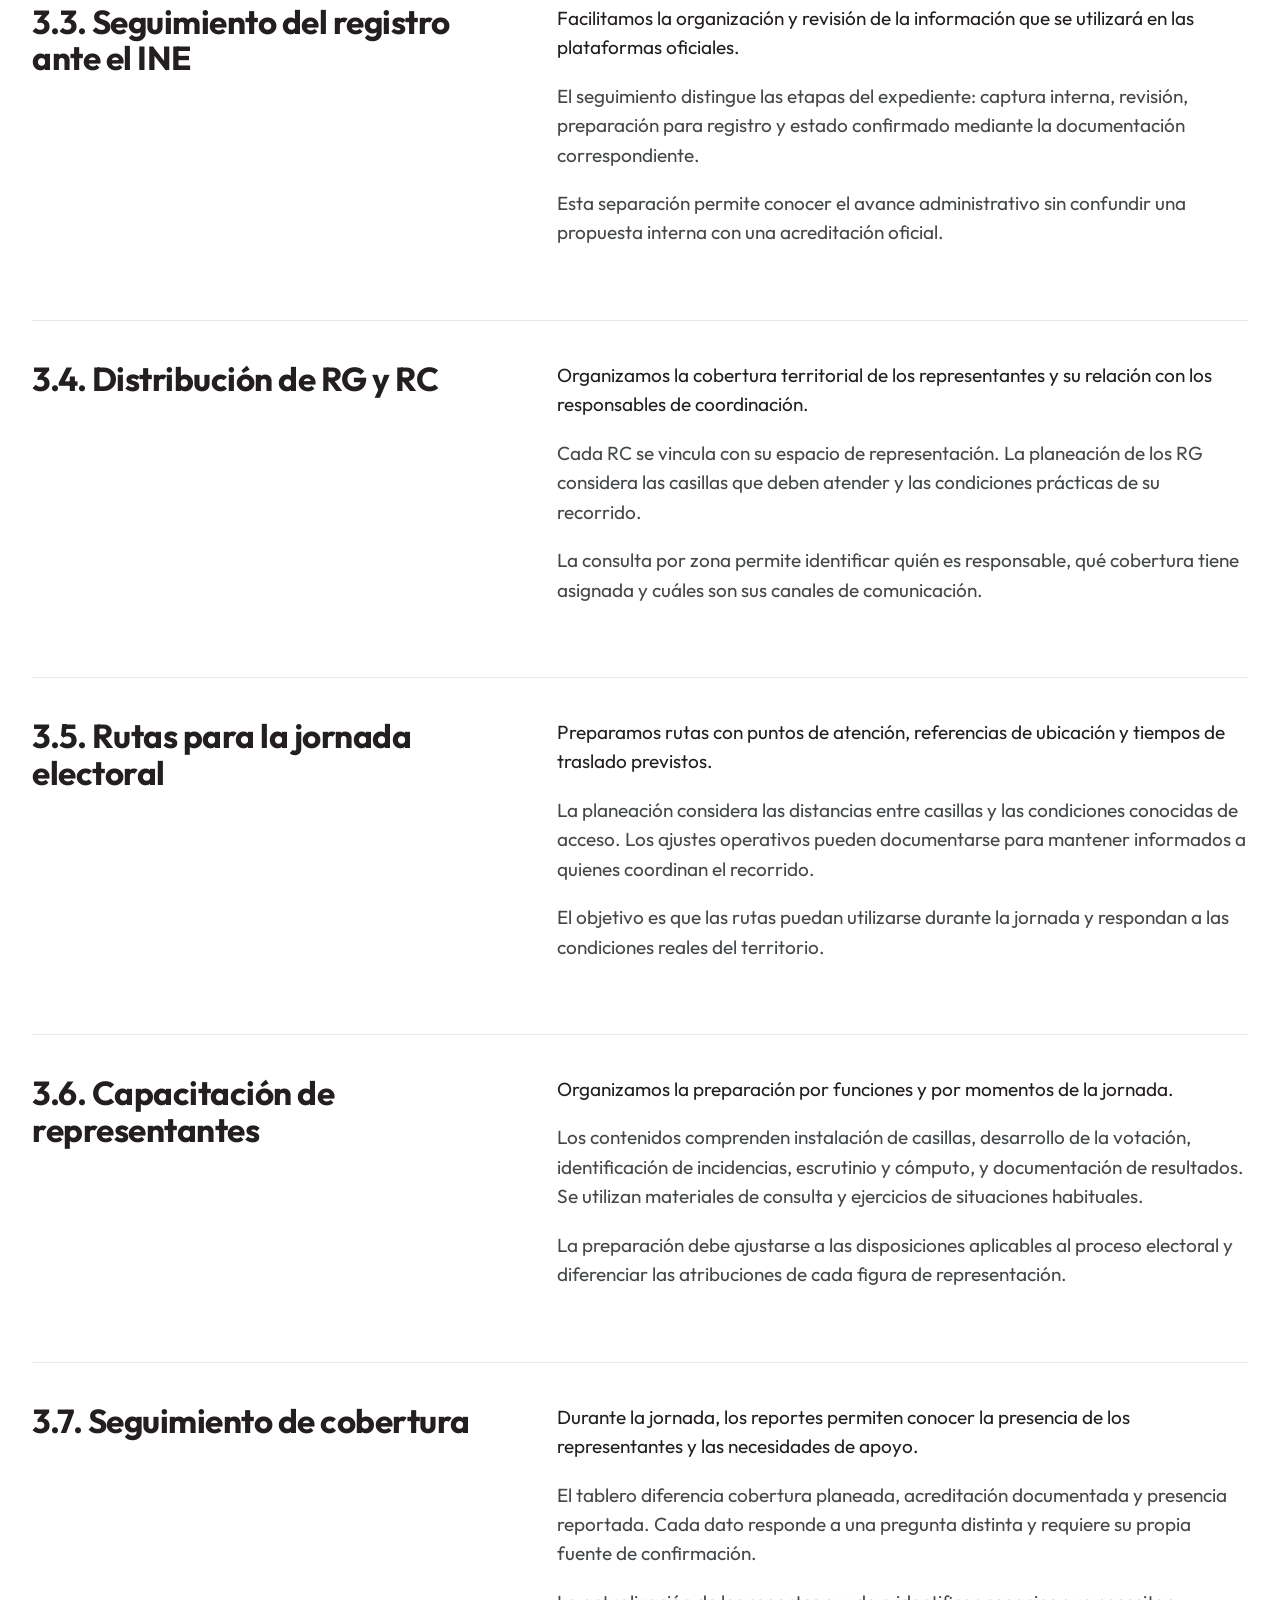
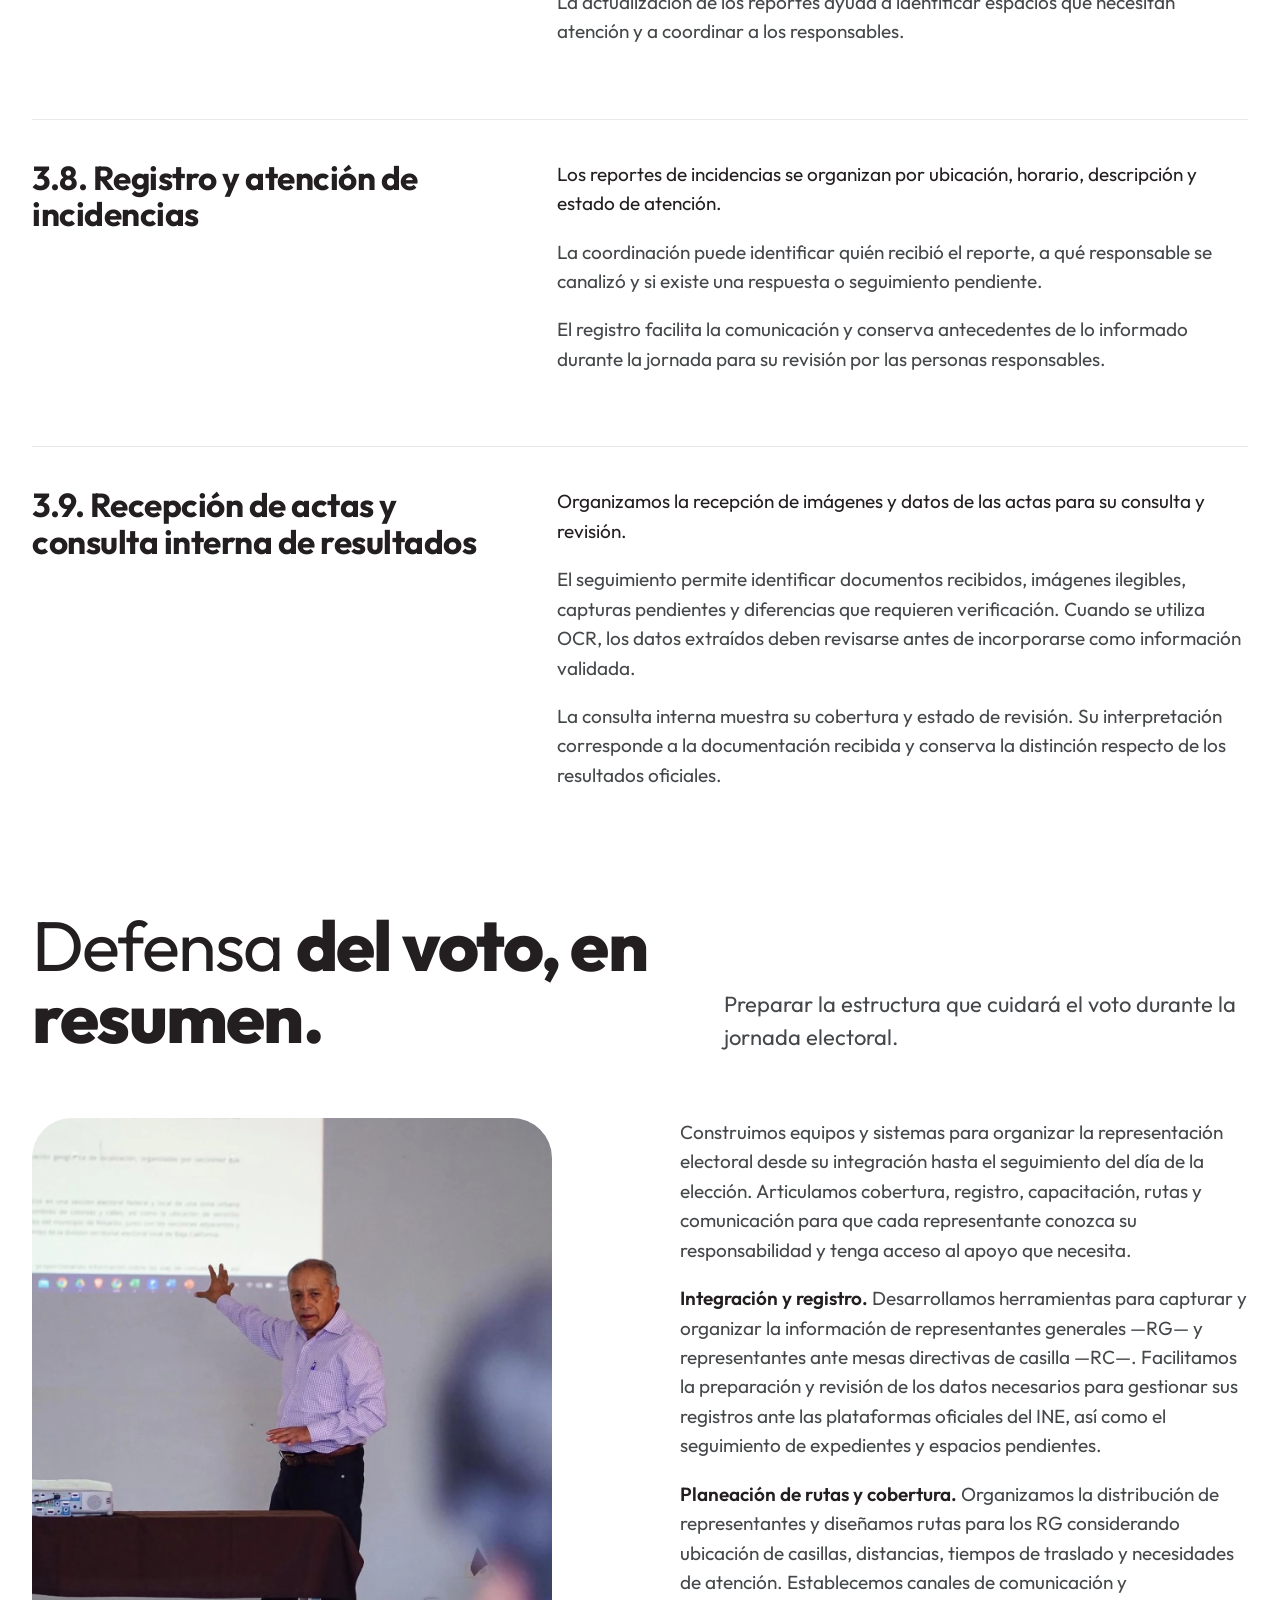
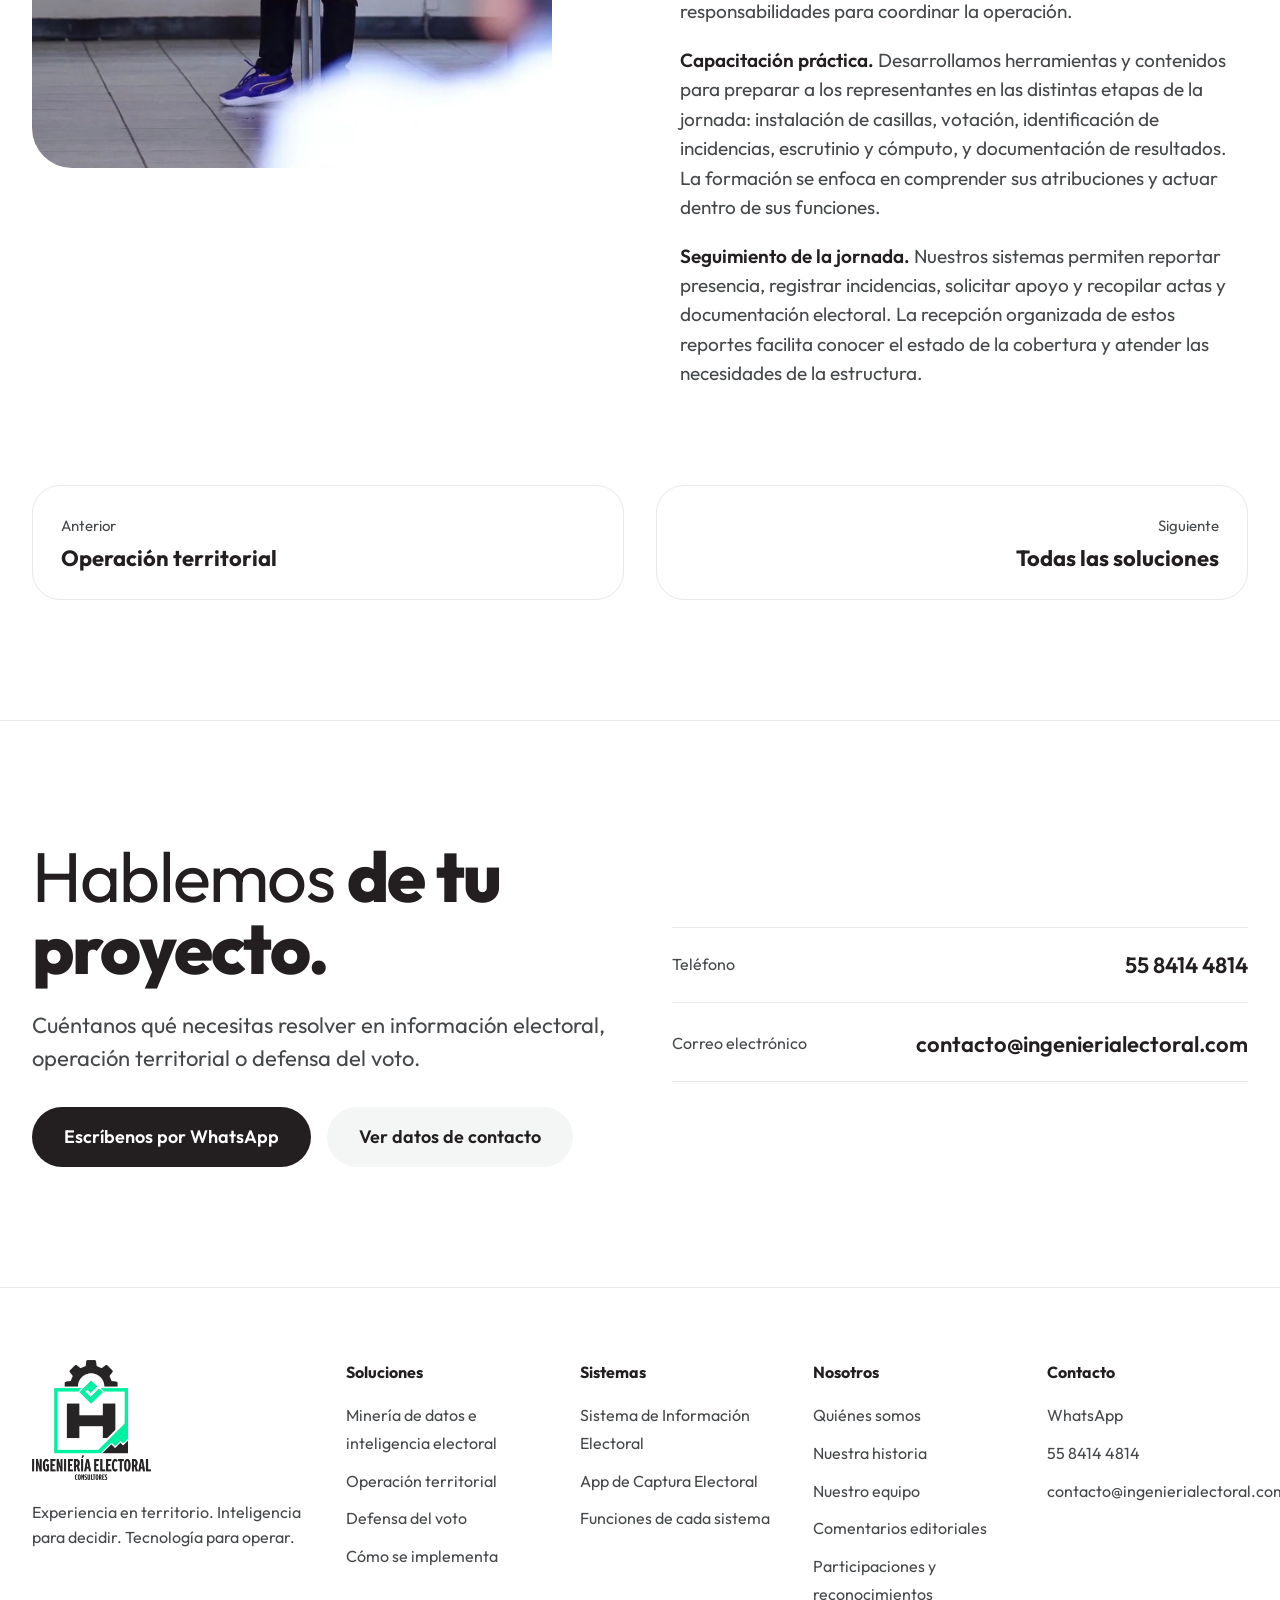
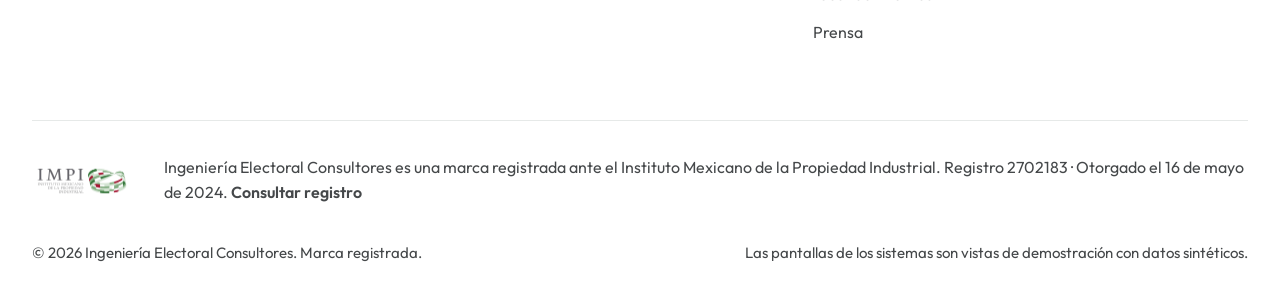
<file: soluciones/defensa-del-voto.html>
<!doctype html>
<html lang="es" class="no-js">
<head>
<meta charset="utf-8">
<meta name="viewport" content="width=device-width, initial-scale=1">
<title>Defensa del voto · Ingeniería Electoral Consultores</title>
<meta name="description" content="De la integración de representantes al seguimiento de la jornada electoral Esta solución organiza la cobertura de representación y la información necesaria para preparar a los equipos, coordinar sus recorridos y recibir sus reportes.">
<link rel="icon" href="../favicon.svg" type="image/svg+xml">
<link rel="stylesheet" href="../assets/css/fonts.css">
<link rel="stylesheet" href="../assets/css/site.css">
<script>document.documentElement.classList.remove('no-js');</script>
</head>
<body>
<a class="skip" href="#contenido">Saltar al contenido</a>
<div class="nav-shell">
  <nav class="nav" aria-label="Principal" data-nav>
    <a class="nav__brand" href="../index.html" aria-label="Ingeniería Electoral Consultores · Inicio">
      <img src="../assets/img/logos/ingenieria-electoral-emblema.png" alt="" width="388" height="420">
      <img class="nav__wordmark" src="../assets/img/logos/ingenieria-electoral-wordmark.png" alt="Ingeniería Electoral Consultores" width="1400" height="291">
    </a>
    <button class="nav__burger" aria-expanded="false" aria-controls="menu" aria-label="Abrir menú" data-burger><span></span></button>
    <ul class="nav__menu" id="menu">
      <li class="nav__item" data-dropdown>
        <button class="nav__toggle" aria-expanded="false" aria-controls="dd-soluciones">Soluciones <svg viewBox="0 0 16 16" aria-hidden="true"><path d="M3 6l5 5 5-5" fill="none" stroke="currentColor" stroke-width="1.8"/></svg></button>
        <div class="nav__dropdown" id="dd-soluciones">
          <a href="../soluciones/index.html">Todas las soluciones <small>Qué hace cada una y cómo se implementa</small></a>
          <a href="../soluciones/mineria-de-datos.html">Minería de datos e inteligencia electoral <small>Del archivo electoral al diagnóstico territorial</small></a>
          <a href="../soluciones/operacion-territorial.html">Operación territorial <small>Organizar, registrar y supervisar el trabajo de campo</small></a>
          <a href="../soluciones/defensa-del-voto.html">Defensa del voto <small>De la integración de representantes a la jornada</small></a>
        </div>
      </li>
      <li class="nav__item" data-dropdown>
        <button class="nav__toggle" aria-expanded="false" aria-controls="dd-sistemas">Sistemas <svg viewBox="0 0 16 16" aria-hidden="true"><path d="M3 6l5 5 5-5" fill="none" stroke="currentColor" stroke-width="1.8"/></svg></button>
        <div class="nav__dropdown" id="dd-sistemas">
          <a href="../sistemas.html#informacion">Sistema de Información Electoral <small>Secciones, mapas, resultados y metas</small></a>
          <a href="../sistemas.html#captura">App de Captura Electoral <small>Registro, estructura y acuses desde el teléfono</small></a>
          <a href="../sistemas.html#comparativa">Funciones de cada sistema <small>Tabla comparativa</small></a>
        </div>
      </li>
      <li class="nav__item" data-dropdown>
        <button class="nav__toggle" aria-expanded="false" aria-controls="dd-nosotros">Nosotros <svg viewBox="0 0 16 16" aria-hidden="true"><path d="M3 6l5 5 5-5" fill="none" stroke="currentColor" stroke-width="1.8"/></svg></button>
        <div class="nav__dropdown" id="dd-nosotros">
          <a href="../index.html#quienes-somos">Quiénes somos</a>
          <a href="../index.html#historia">Nuestra historia</a>
          <a href="../index.html#equipo">Nuestro equipo</a>
        </div>
      </li>
      <li class="nav__item" data-dropdown>
        <button class="nav__toggle" aria-expanded="false" aria-controls="dd-recursos">Recursos <svg viewBox="0 0 16 16" aria-hidden="true"><path d="M3 6l5 5 5-5" fill="none" stroke="currentColor" stroke-width="1.8"/></svg></button>
        <div class="nav__dropdown" id="dd-recursos">
          <a href="../index.html#editoriales">Comentarios editoriales</a>
          <a href="../index.html#participaciones">Participaciones y reconocimientos</a>
          <a href="../index.html#prensa">Prensa</a>
          <a href="../index.html#preguntas">Preguntas frecuentes</a>
        </div>
      </li>
      <li class="nav__item"><a class="nav__link" href="../index.html#contacto">Contacto</a></li>
      <li class="nav__item nav__cta"><a class="btn btn--primary btn--sm" href="../index.html#contacto">Hablemos</a></li>
    </ul>
    <a class="btn btn--primary btn--sm nav__cta nav__cta--desktop" href="../index.html#contacto">Hablemos</a>
  </nav>
</div>

<main id="contenido">

<section class="page-hero wrap">
  <nav class="crumbs" aria-label="Ruta"><a href="../index.html">Inicio</a><span aria-hidden="true">/</span><a href="index.html">Soluciones</a><span aria-hidden="true">/</span><span>Defensa del voto</span></nav>
  <h1 class="h1">De la integración de representantes <b>al seguimiento de la jornada electoral.</b></h1>
  <p class="lead">Esta solución organiza la cobertura de representación y la información necesaria para preparar a los equipos, coordinar sus recorridos y recibir sus reportes.</p>
</section>

<div class="subnav"><div class="wrap"><ul><li><a href="#p-3-1">3.1 Catálogo de espacios de representación</a></li><li><a href="#p-3-2">3.2 Captura de representantes</a></li><li><a href="#p-3-3">3.3 Seguimiento del registro ante el INE</a></li><li><a href="#p-3-4">3.4 Distribución de RG y RC</a></li><li><a href="#p-3-5">3.5 Rutas para la jornada electoral</a></li><li><a href="#p-3-6">3.6 Capacitación de representantes</a></li><li><a href="#p-3-7">3.7 Seguimiento de cobertura</a></li><li><a href="#p-3-8">3.8 Registro y atención de incidencias</a></li><li><a href="#p-3-9">3.9 Recepción de actas y consulta interna de resultados</a></li></ul></div></div>

<section class="wrap" aria-label="Explicación punto por punto">
  <div class="detail">
    <article class="detail__block reveal" id="p-3-1">
  <h3>3.1. Catálogo de espacios de representación</h3>
  <div class="copy"><p>La planeación parte del catálogo de casillas y de los ámbitos de coordinación aplicables al proceso electoral.</p>
<p>Sobre esa base se identifican los espacios que deben cubrirse y se relacionan con las personas propuestas. El sistema permite consultar vacantes, asignaciones y expedientes pendientes por territorio.</p>
<p>El universo de referencia debe actualizarse cuando cambian los catálogos utilizados para la planeación.</p></div>
</article><article class="detail__block reveal" id="p-3-2">
  <h3>3.2. Captura de representantes</h3>
  <div class="copy"><p>Los formularios concentran la información necesaria para integrar los expedientes de representantes generales y de casilla.</p>
<p>La revisión permite identificar datos faltantes, posibles duplicidades y asignaciones que necesitan atención. Los responsables pueden consultar sus pendientes sin depender de múltiples hojas de cálculo.</p>
<p>El tratamiento de los documentos y datos personales se organiza mediante permisos y procedimientos definidos para el proyecto.</p></div>
</article><article class="detail__block reveal" id="p-3-3">
  <h3>3.3. Seguimiento del registro ante el INE</h3>
  <div class="copy"><p>Facilitamos la organización y revisión de la información que se utilizará en las plataformas oficiales.</p>
<p>El seguimiento distingue las etapas del expediente: captura interna, revisión, preparación para registro y estado confirmado mediante la documentación correspondiente.</p>
<p>Esta separación permite conocer el avance administrativo sin confundir una propuesta interna con una acreditación oficial.</p></div>
</article><article class="detail__block reveal" id="p-3-4">
  <h3>3.4. Distribución de RG y RC</h3>
  <div class="copy"><p>Organizamos la cobertura territorial de los representantes y su relación con los responsables de coordinación.</p>
<p>Cada RC se vincula con su espacio de representación. La planeación de los RG considera las casillas que deben atender y las condiciones prácticas de su recorrido.</p>
<p>La consulta por zona permite identificar quién es responsable, qué cobertura tiene asignada y cuáles son sus canales de comunicación.</p></div>
</article><article class="detail__block reveal" id="p-3-5">
  <h3>3.5. Rutas para la jornada electoral</h3>
  <div class="copy"><p>Preparamos rutas con puntos de atención, referencias de ubicación y tiempos de traslado previstos.</p>
<p>La planeación considera las distancias entre casillas y las condiciones conocidas de acceso. Los ajustes operativos pueden documentarse para mantener informados a quienes coordinan el recorrido.</p>
<p>El objetivo es que las rutas puedan utilizarse durante la jornada y respondan a las condiciones reales del territorio.</p></div>
</article><article class="detail__block reveal" id="p-3-6">
  <h3>3.6. Capacitación de representantes</h3>
  <div class="copy"><p>Organizamos la preparación por funciones y por momentos de la jornada.</p>
<p>Los contenidos comprenden instalación de casillas, desarrollo de la votación, identificación de incidencias, escrutinio y cómputo, y documentación de resultados. Se utilizan materiales de consulta y ejercicios de situaciones habituales.</p>
<p>La preparación debe ajustarse a las disposiciones aplicables al proceso electoral y diferenciar las atribuciones de cada figura de representación.</p></div>
</article><article class="detail__block reveal" id="p-3-7">
  <h3>3.7. Seguimiento de cobertura</h3>
  <div class="copy"><p>Durante la jornada, los reportes permiten conocer la presencia de los representantes y las necesidades de apoyo.</p>
<p>El tablero diferencia cobertura planeada, acreditación documentada y presencia reportada. Cada dato responde a una pregunta distinta y requiere su propia fuente de confirmación.</p>
<p>La actualización de los reportes ayuda a identificar espacios que necesitan atención y a coordinar a los responsables.</p></div>
</article><article class="detail__block reveal" id="p-3-8">
  <h3>3.8. Registro y atención de incidencias</h3>
  <div class="copy"><p>Los reportes de incidencias se organizan por ubicación, horario, descripción y estado de atención.</p>
<p>La coordinación puede identificar quién recibió el reporte, a qué responsable se canalizó y si existe una respuesta o seguimiento pendiente.</p>
<p>El registro facilita la comunicación y conserva antecedentes de lo informado durante la jornada para su revisión por las personas responsables.</p></div>
</article><article class="detail__block reveal" id="p-3-9">
  <h3>3.9. Recepción de actas y consulta interna de resultados</h3>
  <div class="copy"><p>Organizamos la recepción de imágenes y datos de las actas para su consulta y revisión.</p>
<p>El seguimiento permite identificar documentos recibidos, imágenes ilegibles, capturas pendientes y diferencias que requieren verificación. Cuando se utiliza OCR, los datos extraídos deben revisarse antes de incorporarse como información validada.</p>
<p>La consulta interna muestra su cobertura y estado de revisión. Su interpretación corresponde a la documentación recibida y conserva la distinción respecto de los resultados oficiales.</p></div>
</article>
  </div>
</section>

<section class="section wrap" aria-labelledby="t-resumen">
  <div class="section-head section-head--split reveal">
    <h2 id="t-resumen">Defensa <b>del voto, en resumen.</b></h2>
    <p class="lead">Preparar la estructura que cuidará el voto durante la jornada electoral.</p>
  </div>
  <div class="about__grid"><figure class="about__photo about__photo--tall reveal" style="margin:0"><img src="../assets/img/territorio/exposicion-capacitacion.webp" alt="Exposición apoyada en una presentación proyectada." width="1242" height="1533" loading="lazy" style="object-position:50% 50%"></figure><div class="copy about__copy reveal"><p>Construimos equipos y sistemas para organizar la representación electoral desde su integración hasta el seguimiento del día de la elección. Articulamos cobertura, registro, capacitación, rutas y comunicación para que cada representante conozca su responsabilidad y tenga acceso al apoyo que necesita.</p>
<p><strong>Integración y registro.</strong> Desarrollamos herramientas para capturar y organizar la información de representantes generales —RG— y representantes ante mesas directivas de casilla —RC—. Facilitamos la preparación y revisión de los datos necesarios para gestionar sus registros ante las plataformas oficiales del INE, así como el seguimiento de expedientes y espacios pendientes.</p>
<p><strong>Planeación de rutas y cobertura.</strong> Organizamos la distribución de representantes y diseñamos rutas para los RG considerando ubicación de casillas, distancias, tiempos de traslado y necesidades de atención. Establecemos canales de comunicación y responsabilidades para coordinar la operación.</p>
<p><strong>Capacitación práctica.</strong> Desarrollamos herramientas y contenidos para preparar a los representantes en las distintas etapas de la jornada: instalación de casillas, votación, identificación de incidencias, escrutinio y cómputo, y documentación de resultados. La formación se enfoca en comprender sus atribuciones y actuar dentro de sus funciones.</p>
<p><strong>Seguimiento de la jornada.</strong> Nuestros sistemas permiten reportar presencia, registrar incidencias, solicitar apoyo y recopilar actas y documentación electoral. La recepción organizada de estos reportes facilita conocer el estado de la cobertura y atender las necesidades de la estructura.</p></div></div>
  <div class="pager">
    <a href="operacion-territorial.html"><span>Anterior</span><strong>Operación territorial</strong></a>
    <a class="next" href="index.html"><span>Siguiente</span><strong>Todas las soluciones</strong></a>
  </div>
</section>

<section class="section cta wrap" aria-labelledby="t-cta">
  <div class="cta__grid">
    <div class="reveal">
      <h2 class="h2" id="t-cta">Hablemos <b>de tu proyecto.</b></h2>
      <p class="lead" style="margin-top:24px">Cuéntanos qué necesitas resolver en información electoral, operación territorial o defensa del voto.</p>
      <div class="btn-row btn-row--full" style="margin-top:32px">
        <a class="btn btn--primary" href="https://wa.me/qr/2TJ7TSV745NCN1" target="_blank" rel="noopener">Escríbenos por WhatsApp</a>
        <a class="btn btn--secondary" href="../index.html#contacto">Ver datos de contacto</a>
      </div>
    </div>
    <div class="contact__lines reveal" style="margin-top:0">
      <div class="contact__line"><span>Teléfono</span><a href="tel:+525584144814">55 8414 4814</a></div>
      <div class="contact__line"><span>Correo electrónico</span><a href="mailto:contacto@ingenierialectoral.com">contacto@ingenierialectoral.com</a></div>
    </div>
  </div>
</section>

</main>

<footer class="footer" id="marca-registrada">
  <div class="wrap">
    <div class="footer__grid">
      <div class="footer__brand">
        <img src="../assets/img/logos/ingenieria-electoral.png" alt="Ingeniería Electoral Consultores" width="892" height="900">
        <p>Experiencia en territorio. Inteligencia para decidir. Tecnología para operar.</p>
      </div>
      <div>
        <h4>Soluciones</h4>
        <ul>
          <li><a href="../soluciones/mineria-de-datos.html">Minería de datos e inteligencia electoral</a></li>
          <li><a href="../soluciones/operacion-territorial.html">Operación territorial</a></li>
          <li><a href="../soluciones/defensa-del-voto.html">Defensa del voto</a></li>
          <li><a href="../soluciones/index.html#implementacion">Cómo se implementa</a></li>
        </ul>
      </div>
      <div>
        <h4>Sistemas</h4>
        <ul>
          <li><a href="../sistemas.html#informacion">Sistema de Información Electoral</a></li>
          <li><a href="../sistemas.html#captura">App de Captura Electoral</a></li>
          <li><a href="../sistemas.html#comparativa">Funciones de cada sistema</a></li>
        </ul>
      </div>
      <div>
        <h4>Nosotros</h4>
        <ul>
          <li><a href="../index.html#quienes-somos">Quiénes somos</a></li>
          <li><a href="../index.html#historia">Nuestra historia</a></li>
          <li><a href="../index.html#equipo">Nuestro equipo</a></li>
          <li><a href="../index.html#editoriales">Comentarios editoriales</a></li>
          <li><a href="../index.html#participaciones">Participaciones y reconocimientos</a></li>
          <li><a href="../index.html#prensa">Prensa</a></li>
        </ul>
      </div>
      <div>
        <h4>Contacto</h4>
        <ul>
          <li><a href="https://wa.me/qr/2TJ7TSV745NCN1" target="_blank" rel="noopener">WhatsApp</a></li>
          <li><a href="tel:+525584144814">55 8414 4814</a></li>
          <li><a href="mailto:contacto@ingenierialectoral.com">contacto@ingenierialectoral.com</a></li>
        </ul>
      </div>
    </div>
    <div class="footer__mark">
      <img src="../assets/img/logos/impi.png" alt="Instituto Mexicano de la Propiedad Industrial" width="400" height="225" loading="lazy">
      <p>Ingeniería Electoral Consultores es una marca registrada ante el Instituto Mexicano de la Propiedad Industrial. Registro 2702183 · Otorgado el 16 de mayo de 2024. <a class="link" href="https://marcia.impi.gob.mx/marcas/search/details/RM202303067556?s=cca93d57-e3b1-4fe3-80ce-b06586bffb81&amp;m=l" target="_blank" rel="noopener">Consultar registro</a></p>
    </div>
    <div class="footer__legal">
      <span>© 2026 Ingeniería Electoral Consultores. Marca registrada.</span>
      <span>Las pantallas de los sistemas son vistas de demostración con datos sintéticos.</span>
    </div>
  </div>
</footer>

<script src="../assets/js/site.js" defer></script>
</body>
</html>
</file>
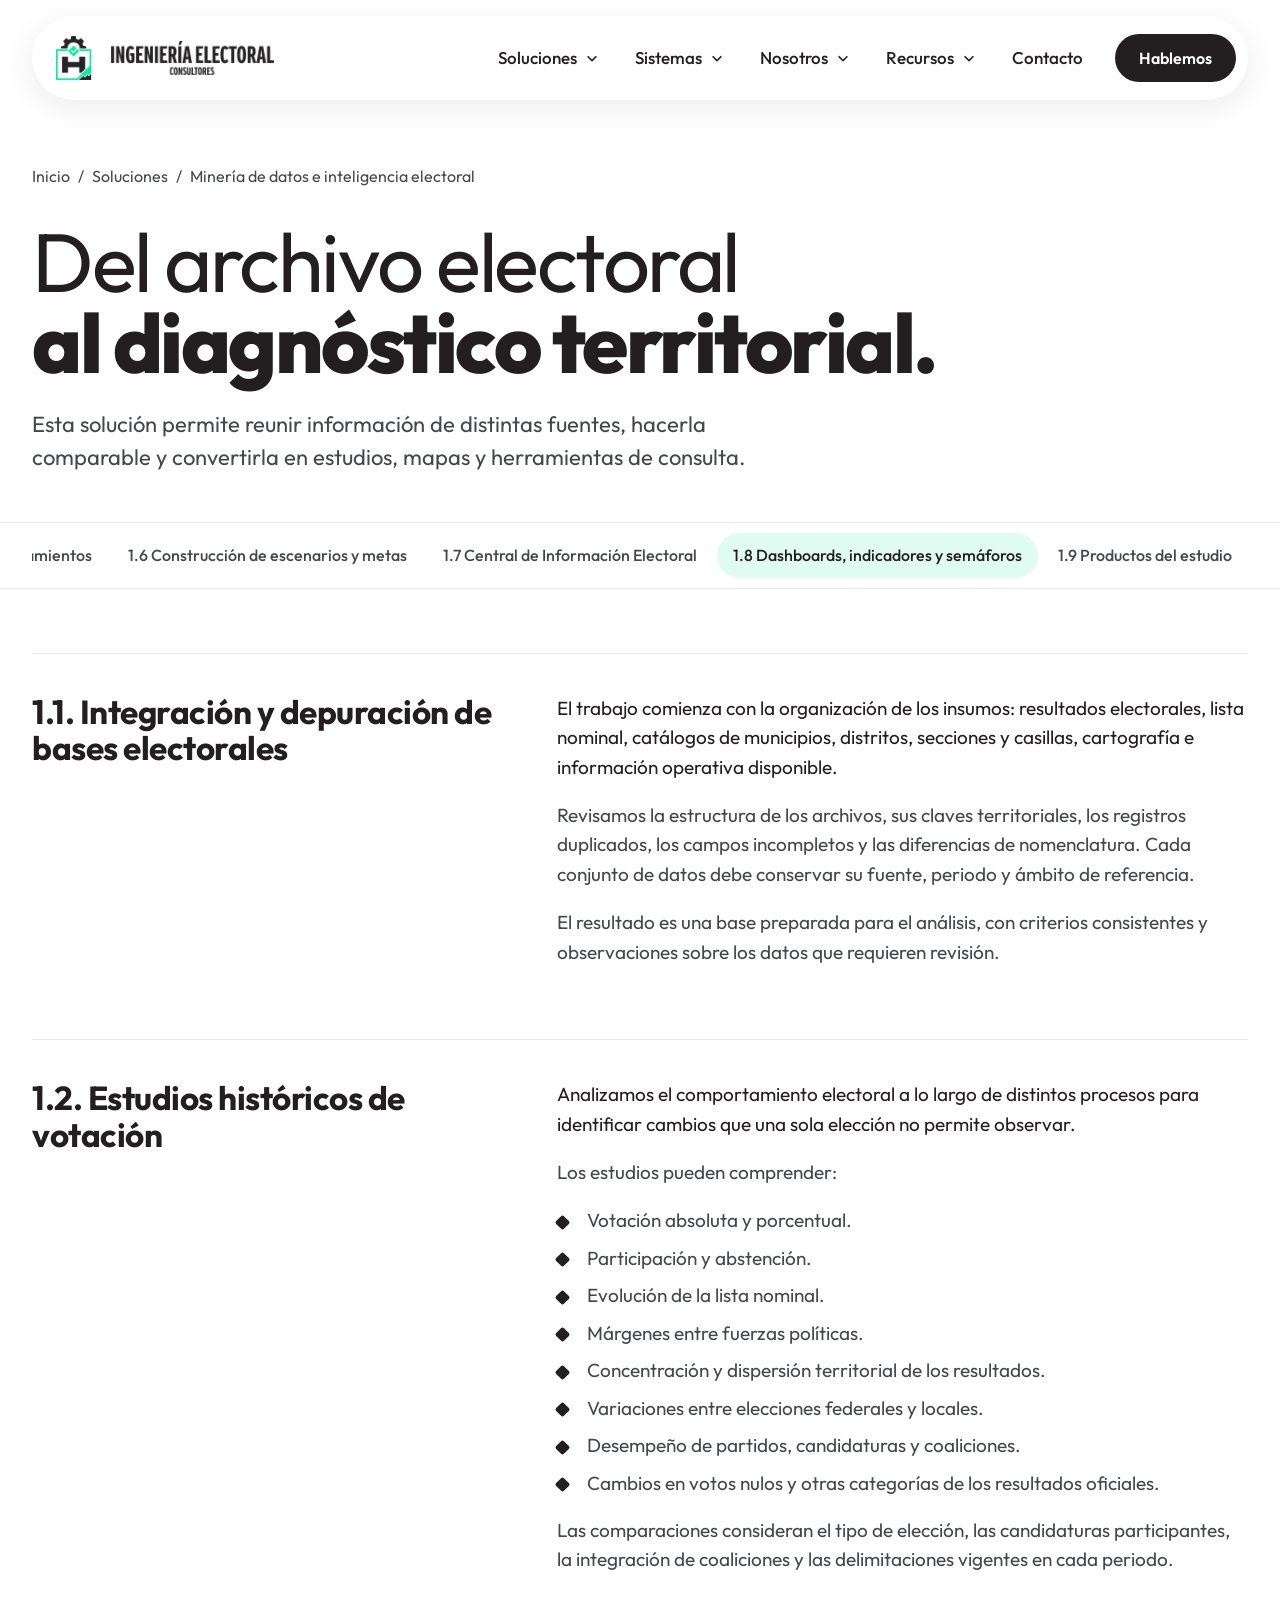
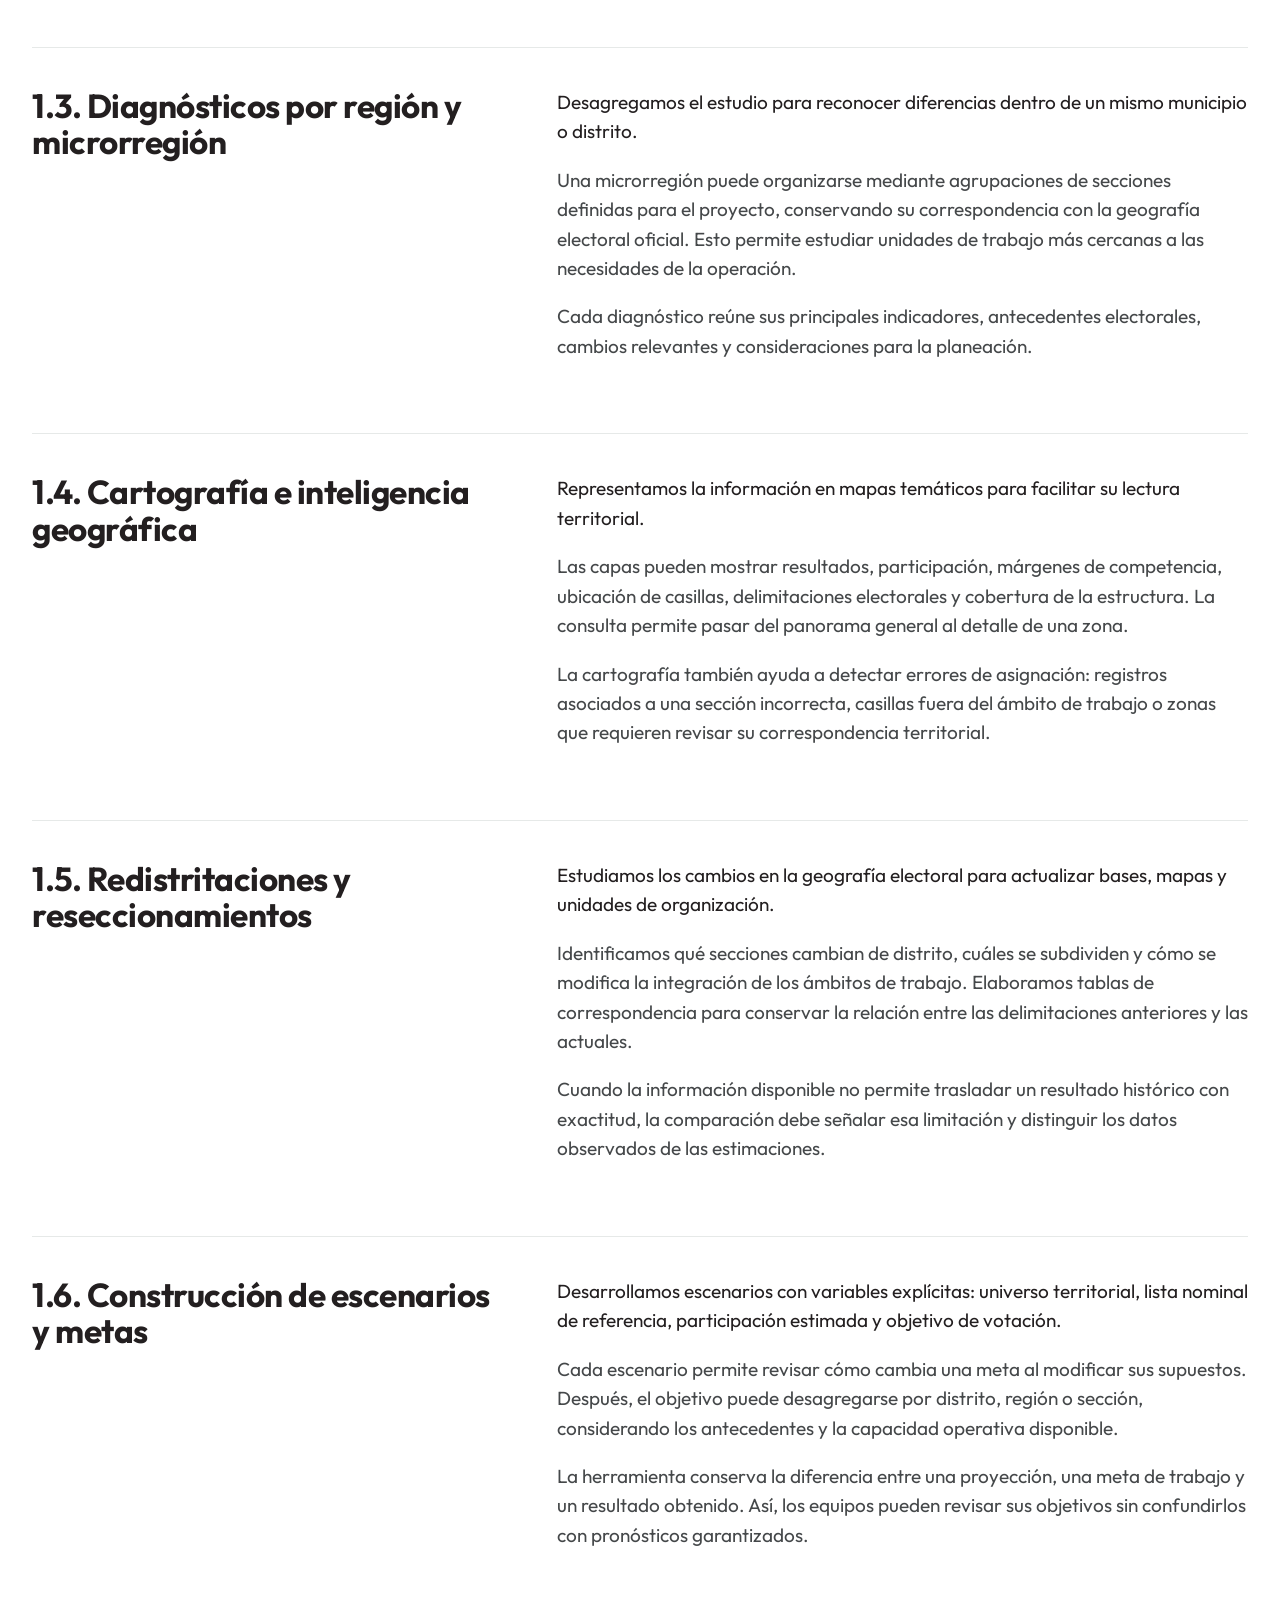
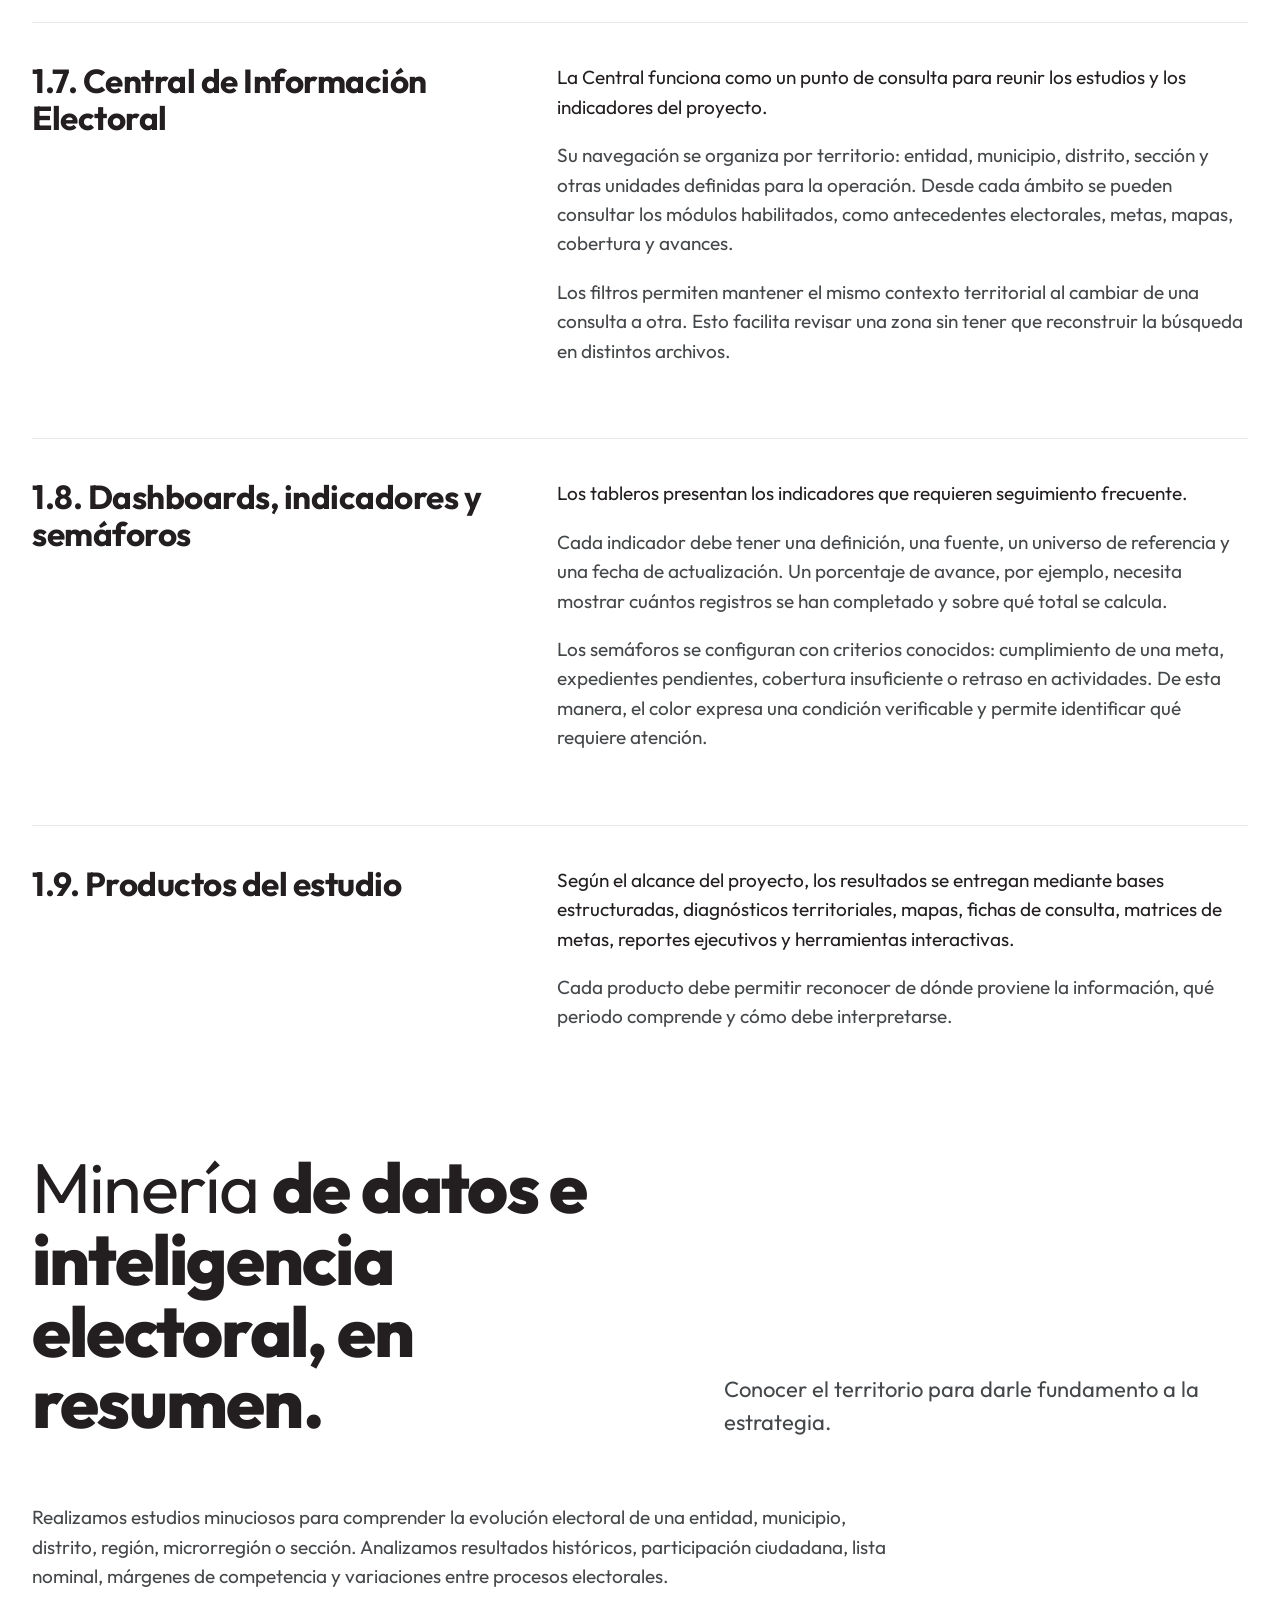
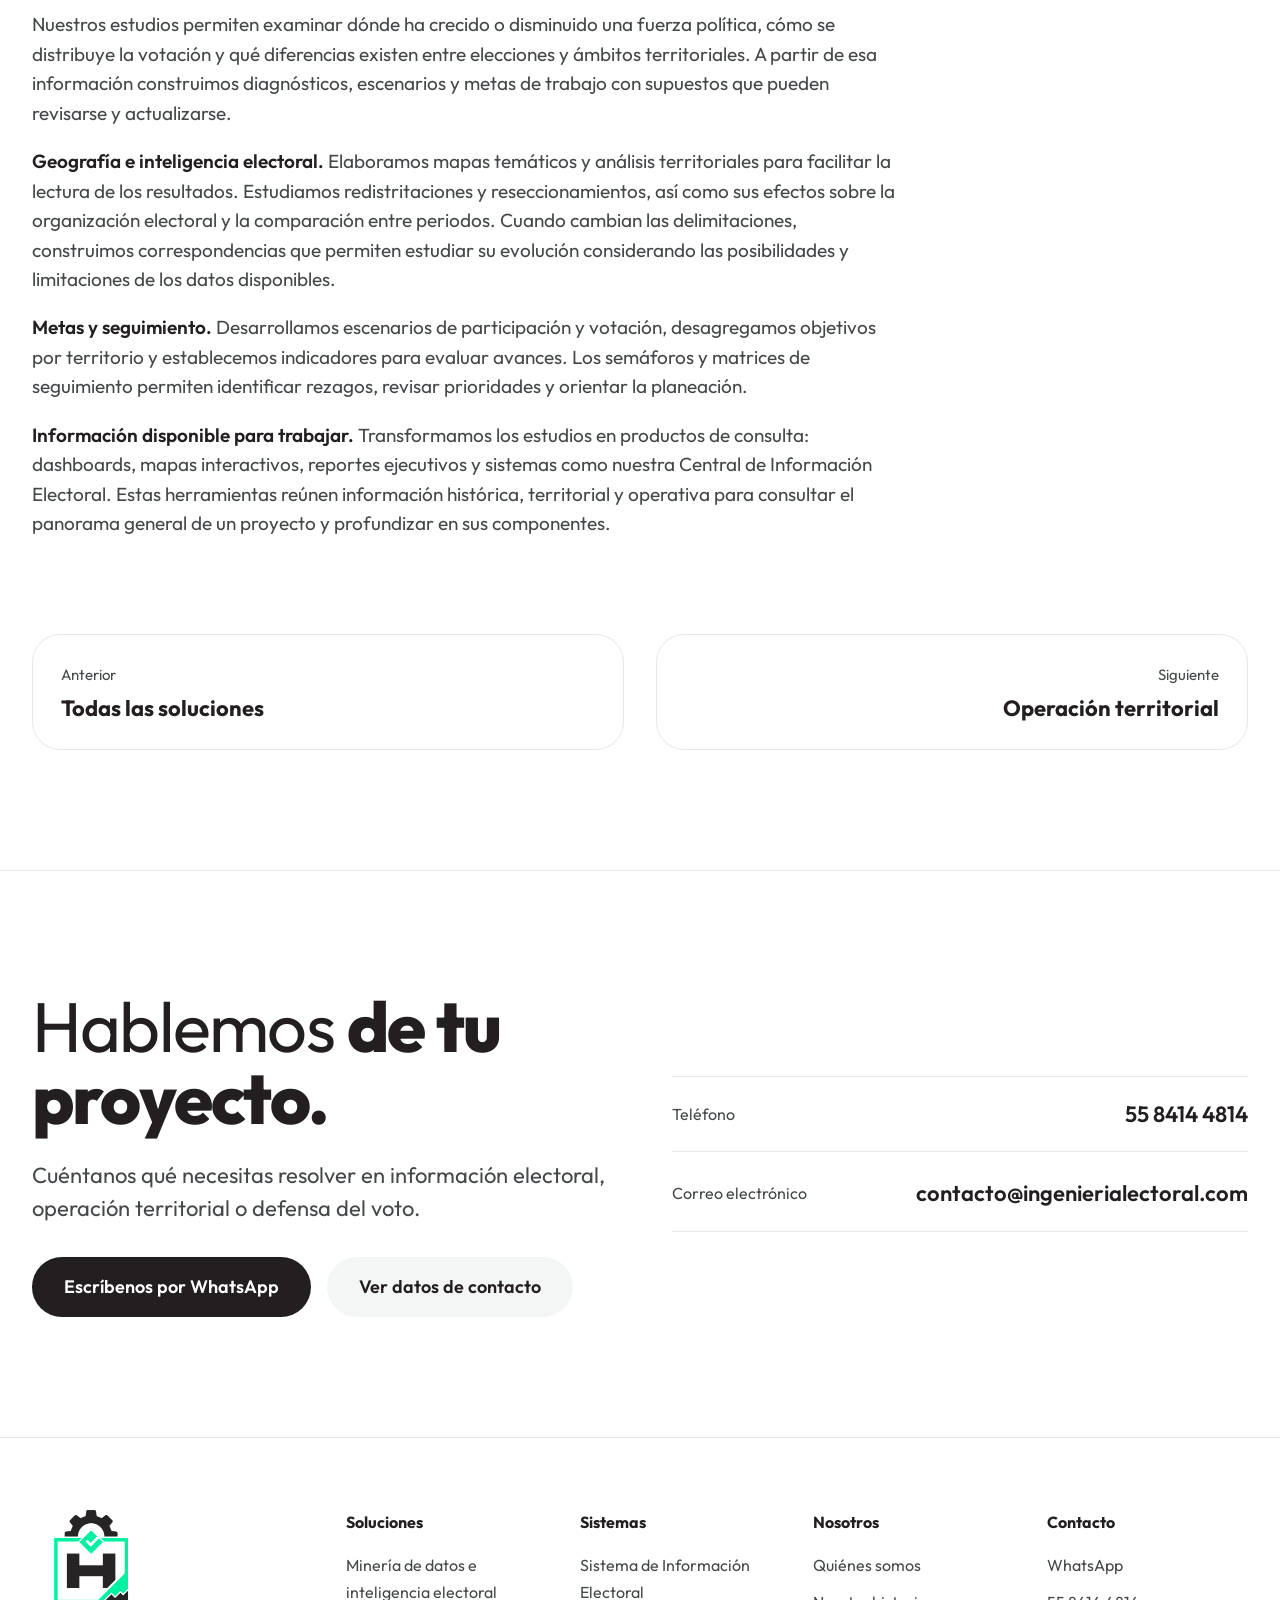
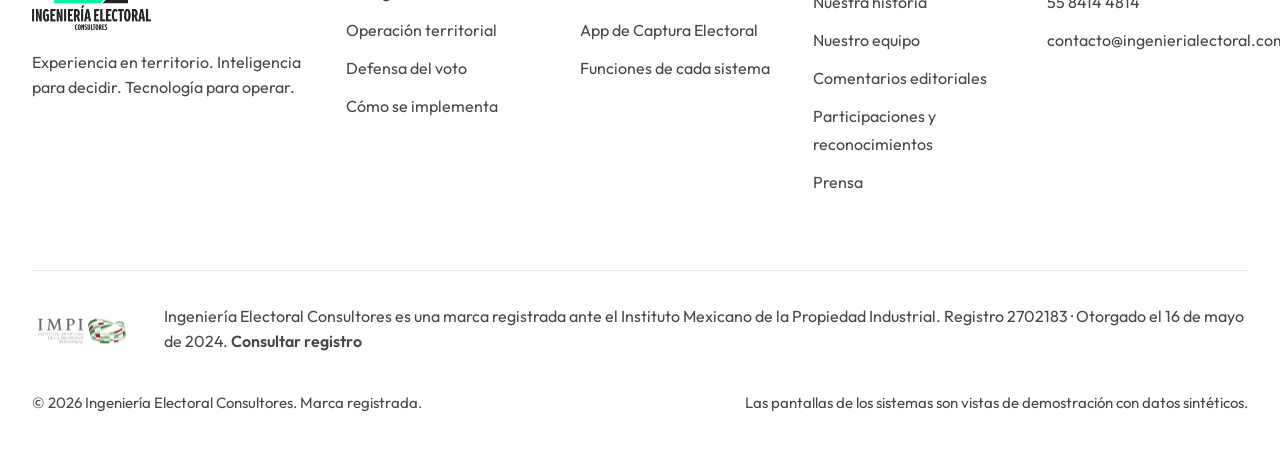
<file: soluciones/mineria-de-datos.html>
<!doctype html>
<html lang="es" class="no-js">
<head>
<meta charset="utf-8">
<meta name="viewport" content="width=device-width, initial-scale=1">
<title>Minería de datos e inteligencia electoral · Ingeniería Electoral Consultores</title>
<meta name="description" content="Del archivo electoral al diagnóstico territorial Esta solución permite reunir información de distintas fuentes, hacerla comparable y convertirla en estudios, mapas y herramientas de consulta.">
<link rel="icon" href="../favicon.svg" type="image/svg+xml">
<link rel="stylesheet" href="../assets/css/fonts.css">
<link rel="stylesheet" href="../assets/css/site.css">
<script>document.documentElement.classList.remove('no-js');</script>
</head>
<body>
<a class="skip" href="#contenido">Saltar al contenido</a>
<div class="nav-shell">
  <nav class="nav" aria-label="Principal" data-nav>
    <a class="nav__brand" href="../index.html" aria-label="Ingeniería Electoral Consultores · Inicio">
      <img src="../assets/img/logos/ingenieria-electoral-emblema.png" alt="" width="388" height="420">
      <img class="nav__wordmark" src="../assets/img/logos/ingenieria-electoral-wordmark.png" alt="Ingeniería Electoral Consultores" width="1400" height="291">
    </a>
    <button class="nav__burger" aria-expanded="false" aria-controls="menu" aria-label="Abrir menú" data-burger><span></span></button>
    <ul class="nav__menu" id="menu">
      <li class="nav__item" data-dropdown>
        <button class="nav__toggle" aria-expanded="false" aria-controls="dd-soluciones">Soluciones <svg viewBox="0 0 16 16" aria-hidden="true"><path d="M3 6l5 5 5-5" fill="none" stroke="currentColor" stroke-width="1.8"/></svg></button>
        <div class="nav__dropdown" id="dd-soluciones">
          <a href="../soluciones/index.html">Todas las soluciones <small>Qué hace cada una y cómo se implementa</small></a>
          <a href="../soluciones/mineria-de-datos.html">Minería de datos e inteligencia electoral <small>Del archivo electoral al diagnóstico territorial</small></a>
          <a href="../soluciones/operacion-territorial.html">Operación territorial <small>Organizar, registrar y supervisar el trabajo de campo</small></a>
          <a href="../soluciones/defensa-del-voto.html">Defensa del voto <small>De la integración de representantes a la jornada</small></a>
        </div>
      </li>
      <li class="nav__item" data-dropdown>
        <button class="nav__toggle" aria-expanded="false" aria-controls="dd-sistemas">Sistemas <svg viewBox="0 0 16 16" aria-hidden="true"><path d="M3 6l5 5 5-5" fill="none" stroke="currentColor" stroke-width="1.8"/></svg></button>
        <div class="nav__dropdown" id="dd-sistemas">
          <a href="../sistemas.html#informacion">Sistema de Información Electoral <small>Secciones, mapas, resultados y metas</small></a>
          <a href="../sistemas.html#captura">App de Captura Electoral <small>Registro, estructura y acuses desde el teléfono</small></a>
          <a href="../sistemas.html#comparativa">Funciones de cada sistema <small>Tabla comparativa</small></a>
        </div>
      </li>
      <li class="nav__item" data-dropdown>
        <button class="nav__toggle" aria-expanded="false" aria-controls="dd-nosotros">Nosotros <svg viewBox="0 0 16 16" aria-hidden="true"><path d="M3 6l5 5 5-5" fill="none" stroke="currentColor" stroke-width="1.8"/></svg></button>
        <div class="nav__dropdown" id="dd-nosotros">
          <a href="../index.html#quienes-somos">Quiénes somos</a>
          <a href="../index.html#historia">Nuestra historia</a>
          <a href="../index.html#equipo">Nuestro equipo</a>
        </div>
      </li>
      <li class="nav__item" data-dropdown>
        <button class="nav__toggle" aria-expanded="false" aria-controls="dd-recursos">Recursos <svg viewBox="0 0 16 16" aria-hidden="true"><path d="M3 6l5 5 5-5" fill="none" stroke="currentColor" stroke-width="1.8"/></svg></button>
        <div class="nav__dropdown" id="dd-recursos">
          <a href="../index.html#editoriales">Comentarios editoriales</a>
          <a href="../index.html#participaciones">Participaciones y reconocimientos</a>
          <a href="../index.html#prensa">Prensa</a>
          <a href="../index.html#preguntas">Preguntas frecuentes</a>
        </div>
      </li>
      <li class="nav__item"><a class="nav__link" href="../index.html#contacto">Contacto</a></li>
      <li class="nav__item nav__cta"><a class="btn btn--primary btn--sm" href="../index.html#contacto">Hablemos</a></li>
    </ul>
    <a class="btn btn--primary btn--sm nav__cta nav__cta--desktop" href="../index.html#contacto">Hablemos</a>
  </nav>
</div>

<main id="contenido">

<section class="page-hero wrap">
  <nav class="crumbs" aria-label="Ruta"><a href="../index.html">Inicio</a><span aria-hidden="true">/</span><a href="index.html">Soluciones</a><span aria-hidden="true">/</span><span>Minería de datos e inteligencia electoral</span></nav>
  <h1 class="h1">Del archivo electoral <b>al diagnóstico territorial.</b></h1>
  <p class="lead">Esta solución permite reunir información de distintas fuentes, hacerla comparable y convertirla en estudios, mapas y herramientas de consulta.</p>
</section>

<div class="subnav"><div class="wrap"><ul><li><a href="#p-1-1">1.1 Integración y depuración de bases electorales</a></li><li><a href="#p-1-2">1.2 Estudios históricos de votación</a></li><li><a href="#p-1-3">1.3 Diagnósticos por región y microrregión</a></li><li><a href="#p-1-4">1.4 Cartografía e inteligencia geográfica</a></li><li><a href="#p-1-5">1.5 Redistritaciones y reseccionamientos</a></li><li><a href="#p-1-6">1.6 Construcción de escenarios y metas</a></li><li><a href="#p-1-7">1.7 Central de Información Electoral</a></li><li><a href="#p-1-8">1.8 Dashboards, indicadores y semáforos</a></li><li><a href="#p-1-9">1.9 Productos del estudio</a></li></ul></div></div>

<section class="wrap" aria-label="Explicación punto por punto">
  <div class="detail">
    <article class="detail__block reveal" id="p-1-1">
  <h3>1.1. Integración y depuración de bases electorales</h3>
  <div class="copy"><p>El trabajo comienza con la organización de los insumos: resultados electorales, lista nominal, catálogos de municipios, distritos, secciones y casillas, cartografía e información operativa disponible.</p>
<p>Revisamos la estructura de los archivos, sus claves territoriales, los registros duplicados, los campos incompletos y las diferencias de nomenclatura. Cada conjunto de datos debe conservar su fuente, periodo y ámbito de referencia.</p>
<p>El resultado es una base preparada para el análisis, con criterios consistentes y observaciones sobre los datos que requieren revisión.</p></div>
</article><article class="detail__block reveal" id="p-1-2">
  <h3>1.2. Estudios históricos de votación</h3>
  <div class="copy"><p>Analizamos el comportamiento electoral a lo largo de distintos procesos para identificar cambios que una sola elección no permite observar.</p>
<p>Los estudios pueden comprender:</p>
<ul><li>Votación absoluta y porcentual.</li><li>Participación y abstención.</li><li>Evolución de la lista nominal.</li><li>Márgenes entre fuerzas políticas.</li><li>Concentración y dispersión territorial de los resultados.</li><li>Variaciones entre elecciones federales y locales.</li><li>Desempeño de partidos, candidaturas y coaliciones.</li><li>Cambios en votos nulos y otras categorías de los resultados oficiales.</li></ul>
<p>Las comparaciones consideran el tipo de elección, las candidaturas participantes, la integración de coaliciones y las delimitaciones vigentes en cada periodo.</p></div>
</article><article class="detail__block reveal" id="p-1-3">
  <h3>1.3. Diagnósticos por región y microrregión</h3>
  <div class="copy"><p>Desagregamos el estudio para reconocer diferencias dentro de un mismo municipio o distrito.</p>
<p>Una microrregión puede organizarse mediante agrupaciones de secciones definidas para el proyecto, conservando su correspondencia con la geografía electoral oficial. Esto permite estudiar unidades de trabajo más cercanas a las necesidades de la operación.</p>
<p>Cada diagnóstico reúne sus principales indicadores, antecedentes electorales, cambios relevantes y consideraciones para la planeación.</p></div>
</article><article class="detail__block reveal" id="p-1-4">
  <h3>1.4. Cartografía e inteligencia geográfica</h3>
  <div class="copy"><p>Representamos la información en mapas temáticos para facilitar su lectura territorial.</p>
<p>Las capas pueden mostrar resultados, participación, márgenes de competencia, ubicación de casillas, delimitaciones electorales y cobertura de la estructura. La consulta permite pasar del panorama general al detalle de una zona.</p>
<p>La cartografía también ayuda a detectar errores de asignación: registros asociados a una sección incorrecta, casillas fuera del ámbito de trabajo o zonas que requieren revisar su correspondencia territorial.</p></div>
</article><article class="detail__block reveal" id="p-1-5">
  <h3>1.5. Redistritaciones y reseccionamientos</h3>
  <div class="copy"><p>Estudiamos los cambios en la geografía electoral para actualizar bases, mapas y unidades de organización.</p>
<p>Identificamos qué secciones cambian de distrito, cuáles se subdividen y cómo se modifica la integración de los ámbitos de trabajo. Elaboramos tablas de correspondencia para conservar la relación entre las delimitaciones anteriores y las actuales.</p>
<p>Cuando la información disponible no permite trasladar un resultado histórico con exactitud, la comparación debe señalar esa limitación y distinguir los datos observados de las estimaciones.</p></div>
</article><article class="detail__block reveal" id="p-1-6">
  <h3>1.6. Construcción de escenarios y metas</h3>
  <div class="copy"><p>Desarrollamos escenarios con variables explícitas: universo territorial, lista nominal de referencia, participación estimada y objetivo de votación.</p>
<p>Cada escenario permite revisar cómo cambia una meta al modificar sus supuestos. Después, el objetivo puede desagregarse por distrito, región o sección, considerando los antecedentes y la capacidad operativa disponible.</p>
<p>La herramienta conserva la diferencia entre una proyección, una meta de trabajo y un resultado obtenido. Así, los equipos pueden revisar sus objetivos sin confundirlos con pronósticos garantizados.</p></div>
</article><article class="detail__block reveal" id="p-1-7">
  <h3>1.7. Central de Información Electoral</h3>
  <div class="copy"><p>La Central funciona como un punto de consulta para reunir los estudios y los indicadores del proyecto.</p>
<p>Su navegación se organiza por territorio: entidad, municipio, distrito, sección y otras unidades definidas para la operación. Desde cada ámbito se pueden consultar los módulos habilitados, como antecedentes electorales, metas, mapas, cobertura y avances.</p>
<p>Los filtros permiten mantener el mismo contexto territorial al cambiar de una consulta a otra. Esto facilita revisar una zona sin tener que reconstruir la búsqueda en distintos archivos.</p></div>
</article><article class="detail__block reveal" id="p-1-8">
  <h3>1.8. Dashboards, indicadores y semáforos</h3>
  <div class="copy"><p>Los tableros presentan los indicadores que requieren seguimiento frecuente.</p>
<p>Cada indicador debe tener una definición, una fuente, un universo de referencia y una fecha de actualización. Un porcentaje de avance, por ejemplo, necesita mostrar cuántos registros se han completado y sobre qué total se calcula.</p>
<p>Los semáforos se configuran con criterios conocidos: cumplimiento de una meta, expedientes pendientes, cobertura insuficiente o retraso en actividades. De esta manera, el color expresa una condición verificable y permite identificar qué requiere atención.</p></div>
</article><article class="detail__block reveal" id="p-1-9">
  <h3>1.9. Productos del estudio</h3>
  <div class="copy"><p>Según el alcance del proyecto, los resultados se entregan mediante bases estructuradas, diagnósticos territoriales, mapas, fichas de consulta, matrices de metas, reportes ejecutivos y herramientas interactivas.</p>
<p>Cada producto debe permitir reconocer de dónde proviene la información, qué periodo comprende y cómo debe interpretarse.</p></div>
</article>
  </div>
</section>

<section class="section wrap" aria-labelledby="t-resumen">
  <div class="section-head section-head--split reveal">
    <h2 id="t-resumen">Minería <b>de datos e inteligencia electoral, en resumen.</b></h2>
    <p class="lead">Conocer el territorio para darle fundamento a la estrategia.</p>
  </div>
  <div class="copy about__copy reveal" style="max-width:76ch"><p>Realizamos estudios minuciosos para comprender la evolución electoral de una entidad, municipio, distrito, región, microrregión o sección. Analizamos resultados históricos, participación ciudadana, lista nominal, márgenes de competencia y variaciones entre procesos electorales.</p>
<p>Nuestros estudios permiten examinar dónde ha crecido o disminuido una fuerza política, cómo se distribuye la votación y qué diferencias existen entre elecciones y ámbitos territoriales. A partir de esa información construimos diagnósticos, escenarios y metas de trabajo con supuestos que pueden revisarse y actualizarse.</p>
<p><strong>Geografía e inteligencia electoral.</strong> Elaboramos mapas temáticos y análisis territoriales para facilitar la lectura de los resultados. Estudiamos redistritaciones y reseccionamientos, así como sus efectos sobre la organización electoral y la comparación entre periodos. Cuando cambian las delimitaciones, construimos correspondencias que permiten estudiar su evolución considerando las posibilidades y limitaciones de los datos disponibles.</p>
<p><strong>Metas y seguimiento.</strong> Desarrollamos escenarios de participación y votación, desagregamos objetivos por territorio y establecemos indicadores para evaluar avances. Los semáforos y matrices de seguimiento permiten identificar rezagos, revisar prioridades y orientar la planeación.</p>
<p><strong>Información disponible para trabajar.</strong> Transformamos los estudios en productos de consulta: dashboards, mapas interactivos, reportes ejecutivos y sistemas como nuestra Central de Información Electoral. Estas herramientas reúnen información histórica, territorial y operativa para consultar el panorama general de un proyecto y profundizar en sus componentes.</p></div>
  <div class="pager">
    <a href="index.html"><span>Anterior</span><strong>Todas las soluciones</strong></a>
    <a class="next" href="operacion-territorial.html"><span>Siguiente</span><strong>Operación territorial</strong></a>
  </div>
</section>

<section class="section cta wrap" aria-labelledby="t-cta">
  <div class="cta__grid">
    <div class="reveal">
      <h2 class="h2" id="t-cta">Hablemos <b>de tu proyecto.</b></h2>
      <p class="lead" style="margin-top:24px">Cuéntanos qué necesitas resolver en información electoral, operación territorial o defensa del voto.</p>
      <div class="btn-row btn-row--full" style="margin-top:32px">
        <a class="btn btn--primary" href="https://wa.me/qr/2TJ7TSV745NCN1" target="_blank" rel="noopener">Escríbenos por WhatsApp</a>
        <a class="btn btn--secondary" href="../index.html#contacto">Ver datos de contacto</a>
      </div>
    </div>
    <div class="contact__lines reveal" style="margin-top:0">
      <div class="contact__line"><span>Teléfono</span><a href="tel:+525584144814">55 8414 4814</a></div>
      <div class="contact__line"><span>Correo electrónico</span><a href="mailto:contacto@ingenierialectoral.com">contacto@ingenierialectoral.com</a></div>
    </div>
  </div>
</section>

</main>

<footer class="footer" id="marca-registrada">
  <div class="wrap">
    <div class="footer__grid">
      <div class="footer__brand">
        <img src="../assets/img/logos/ingenieria-electoral.png" alt="Ingeniería Electoral Consultores" width="892" height="900">
        <p>Experiencia en territorio. Inteligencia para decidir. Tecnología para operar.</p>
      </div>
      <div>
        <h4>Soluciones</h4>
        <ul>
          <li><a href="../soluciones/mineria-de-datos.html">Minería de datos e inteligencia electoral</a></li>
          <li><a href="../soluciones/operacion-territorial.html">Operación territorial</a></li>
          <li><a href="../soluciones/defensa-del-voto.html">Defensa del voto</a></li>
          <li><a href="../soluciones/index.html#implementacion">Cómo se implementa</a></li>
        </ul>
      </div>
      <div>
        <h4>Sistemas</h4>
        <ul>
          <li><a href="../sistemas.html#informacion">Sistema de Información Electoral</a></li>
          <li><a href="../sistemas.html#captura">App de Captura Electoral</a></li>
          <li><a href="../sistemas.html#comparativa">Funciones de cada sistema</a></li>
        </ul>
      </div>
      <div>
        <h4>Nosotros</h4>
        <ul>
          <li><a href="../index.html#quienes-somos">Quiénes somos</a></li>
          <li><a href="../index.html#historia">Nuestra historia</a></li>
          <li><a href="../index.html#equipo">Nuestro equipo</a></li>
          <li><a href="../index.html#editoriales">Comentarios editoriales</a></li>
          <li><a href="../index.html#participaciones">Participaciones y reconocimientos</a></li>
          <li><a href="../index.html#prensa">Prensa</a></li>
        </ul>
      </div>
      <div>
        <h4>Contacto</h4>
        <ul>
          <li><a href="https://wa.me/qr/2TJ7TSV745NCN1" target="_blank" rel="noopener">WhatsApp</a></li>
          <li><a href="tel:+525584144814">55 8414 4814</a></li>
          <li><a href="mailto:contacto@ingenierialectoral.com">contacto@ingenierialectoral.com</a></li>
        </ul>
      </div>
    </div>
    <div class="footer__mark">
      <img src="../assets/img/logos/impi.png" alt="Instituto Mexicano de la Propiedad Industrial" width="400" height="225" loading="lazy">
      <p>Ingeniería Electoral Consultores es una marca registrada ante el Instituto Mexicano de la Propiedad Industrial. Registro 2702183 · Otorgado el 16 de mayo de 2024. <a class="link" href="https://marcia.impi.gob.mx/marcas/search/details/RM202303067556?s=cca93d57-e3b1-4fe3-80ce-b06586bffb81&amp;m=l" target="_blank" rel="noopener">Consultar registro</a></p>
    </div>
    <div class="footer__legal">
      <span>© 2026 Ingeniería Electoral Consultores. Marca registrada.</span>
      <span>Las pantallas de los sistemas son vistas de demostración con datos sintéticos.</span>
    </div>
  </div>
</footer>

<script src="../assets/js/site.js" defer></script>
</body>
</html>
</file>
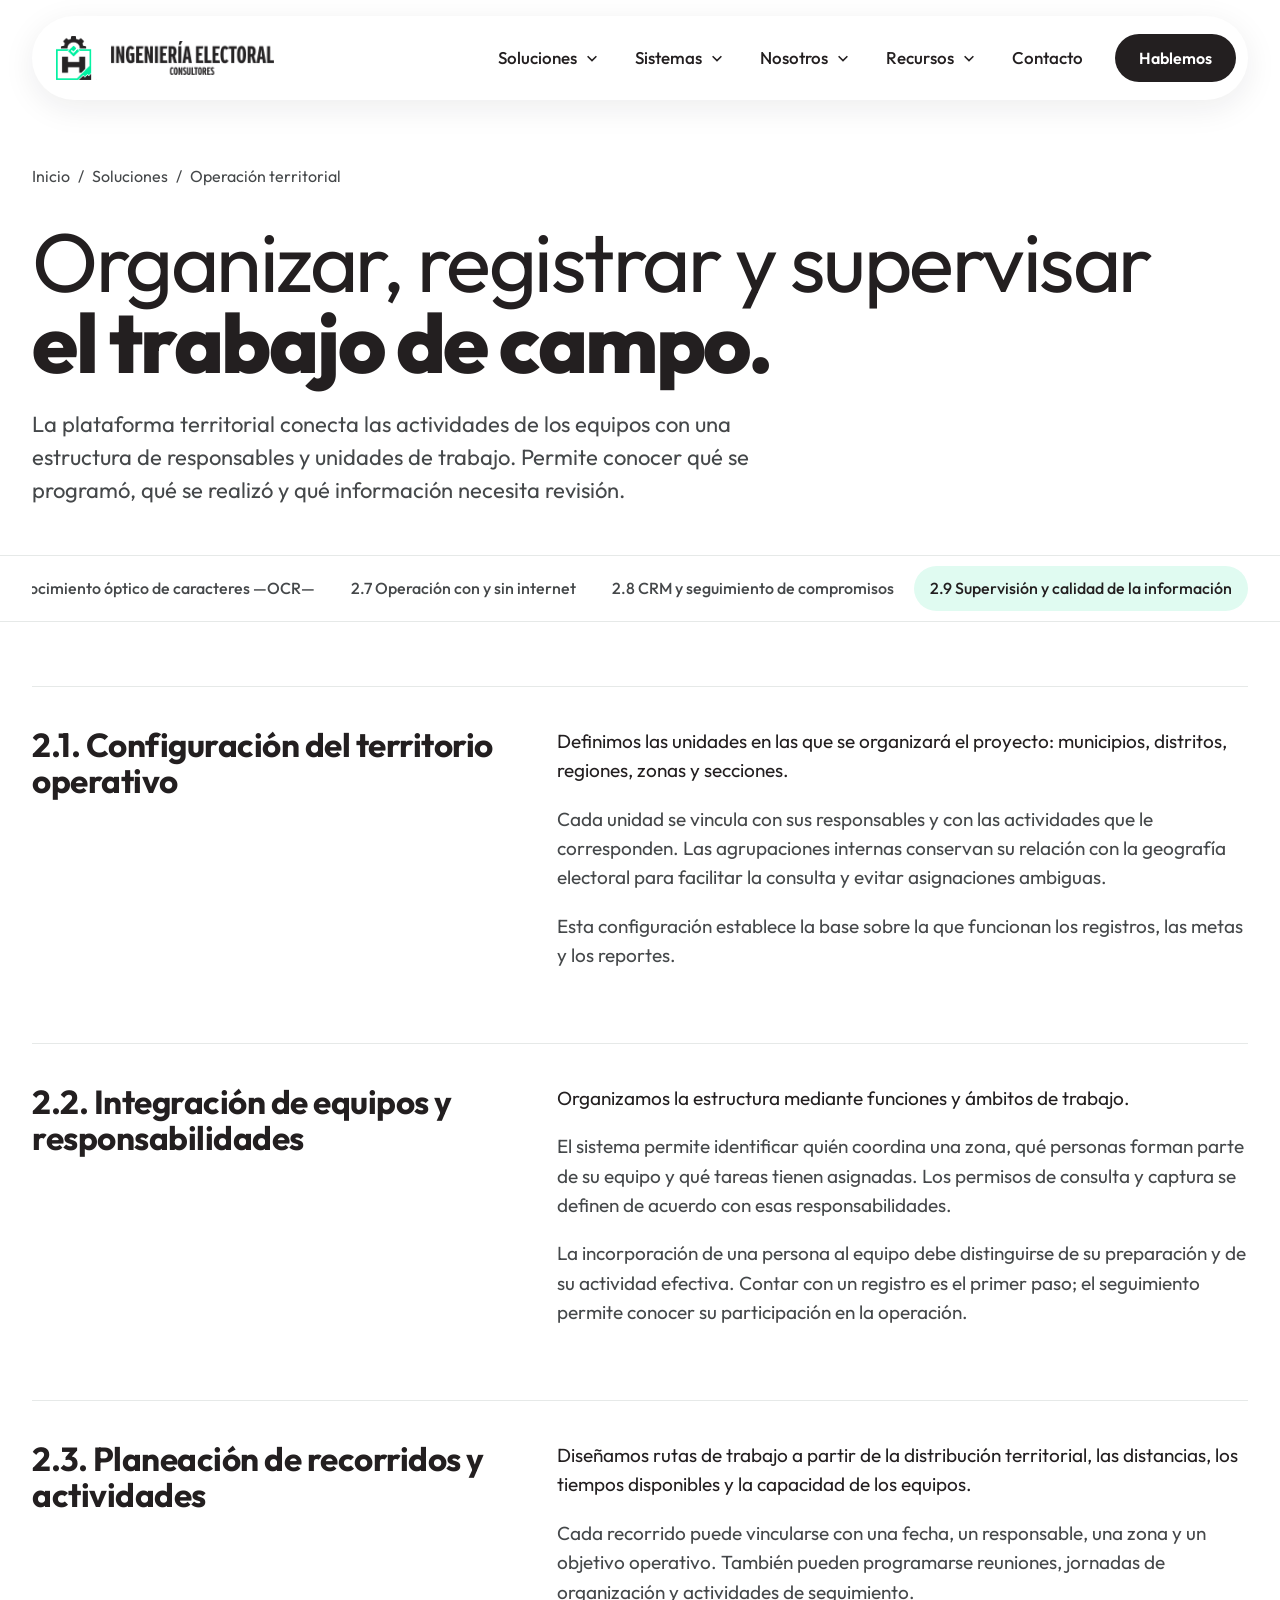
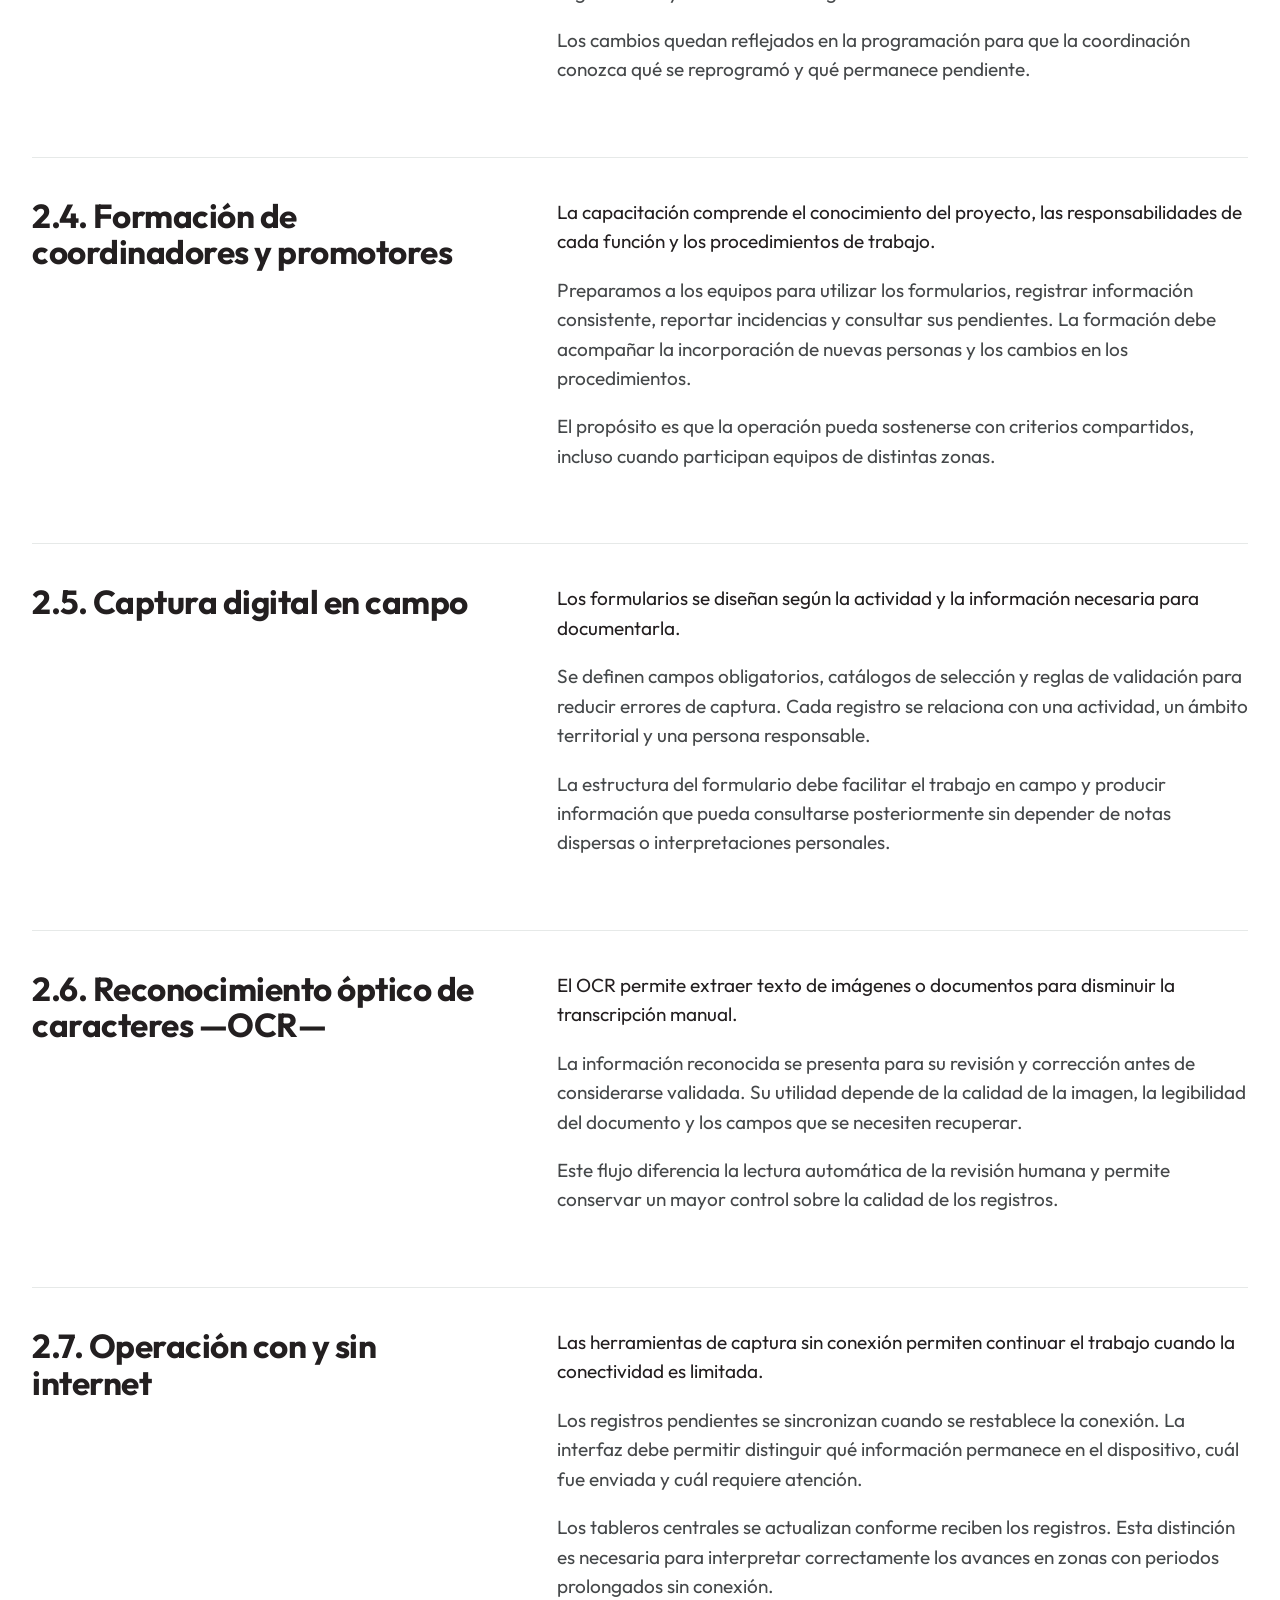
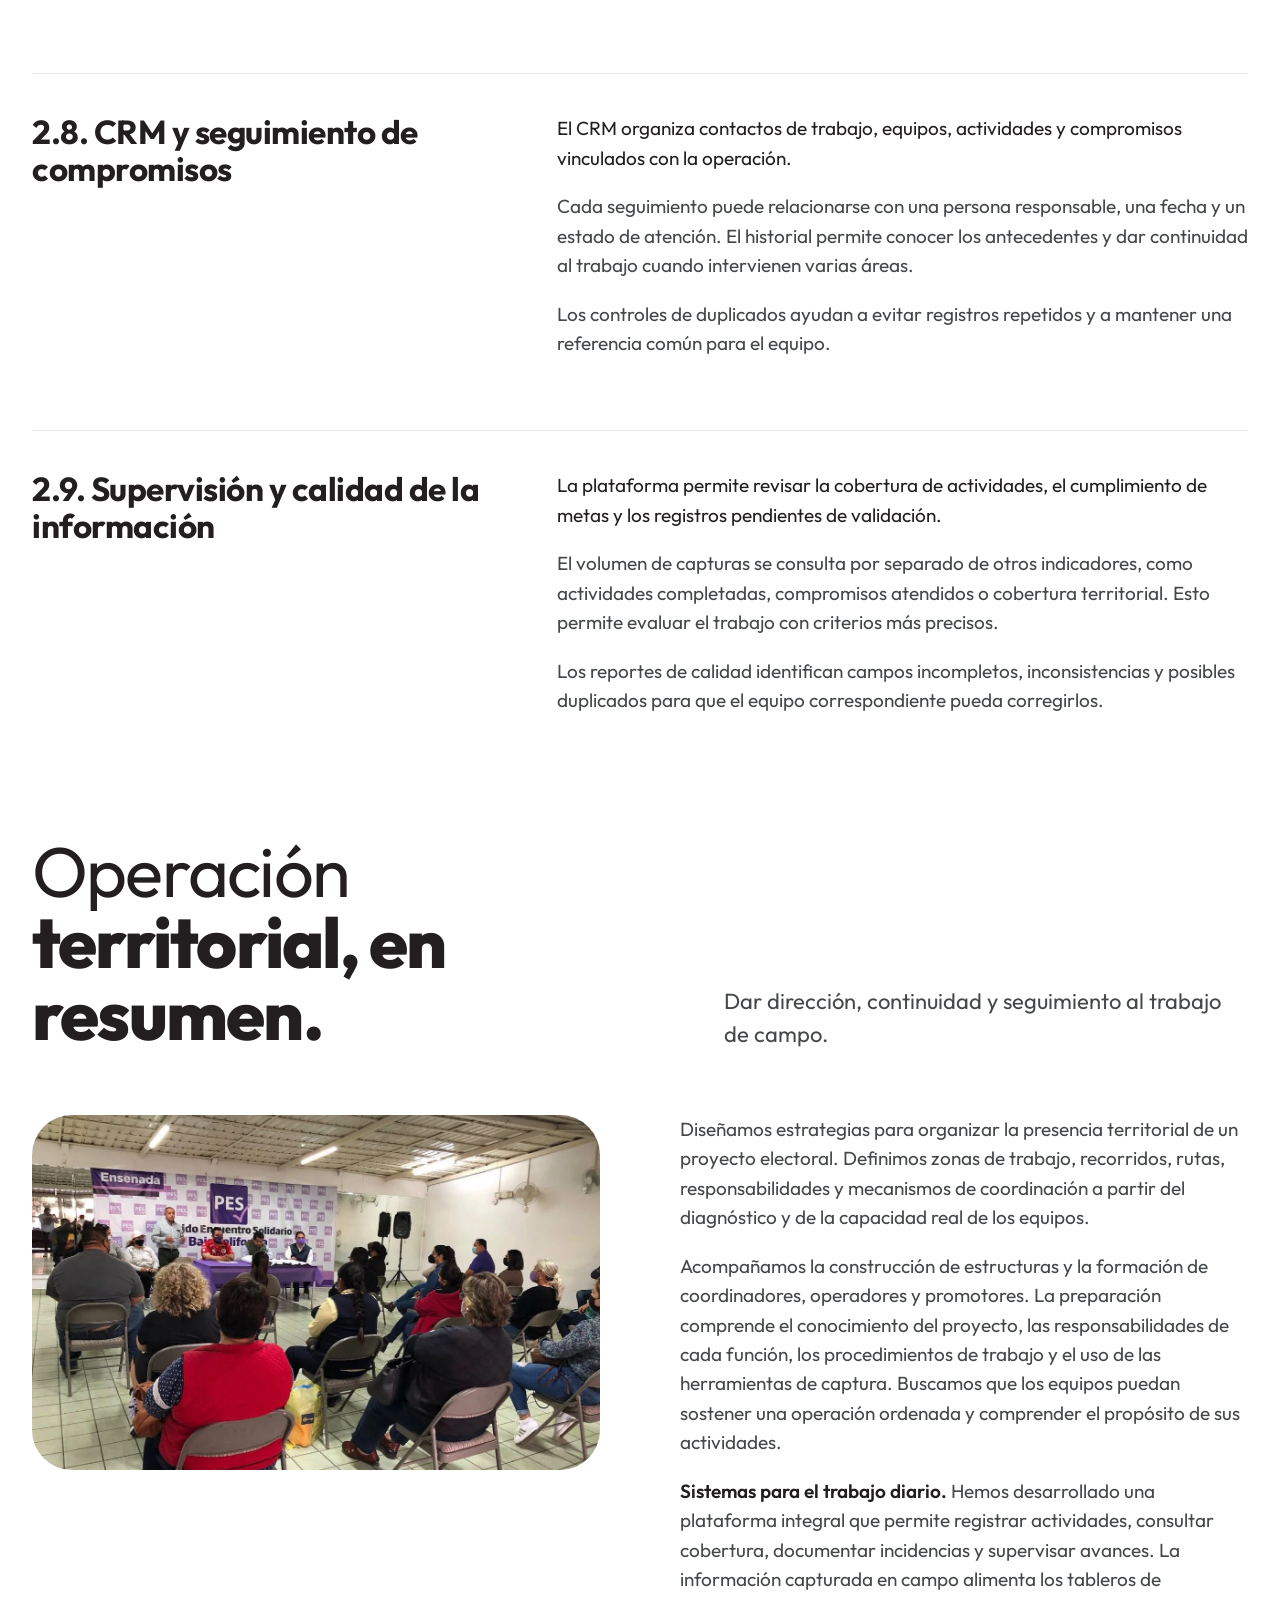
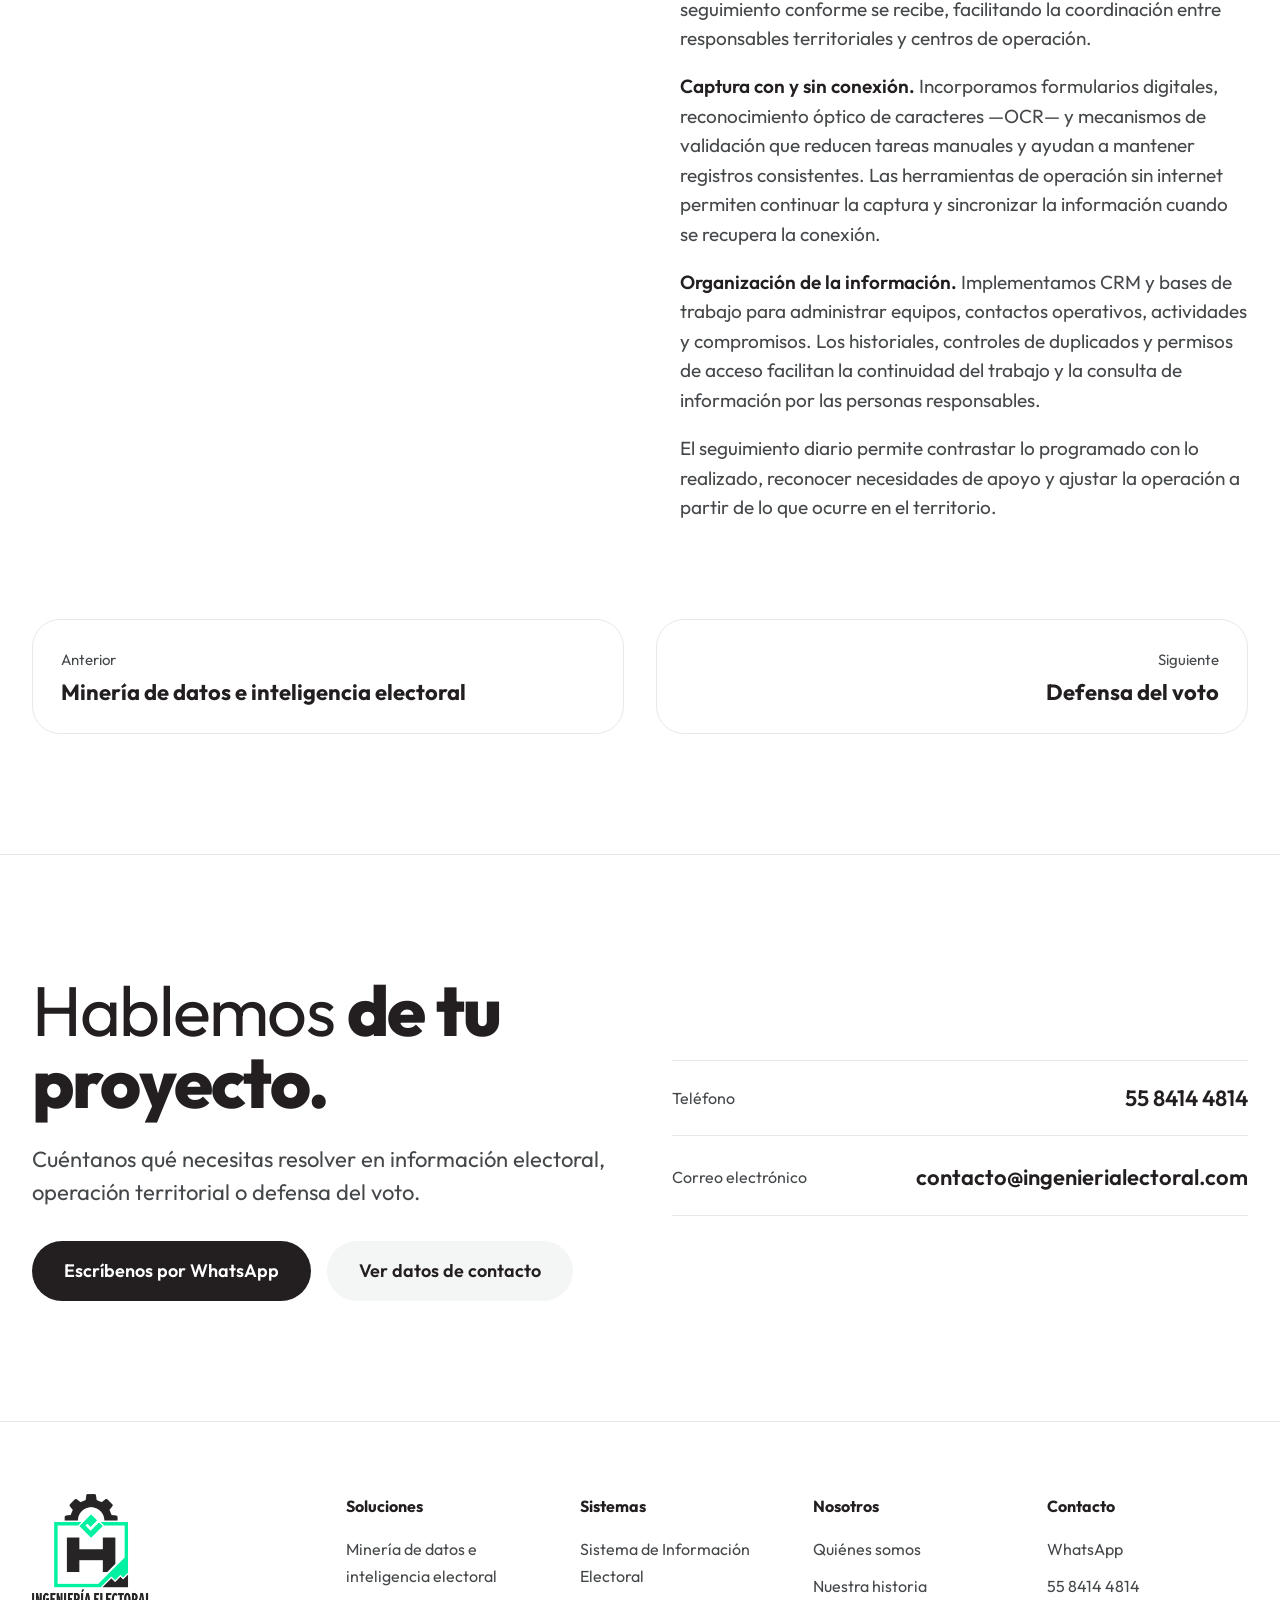
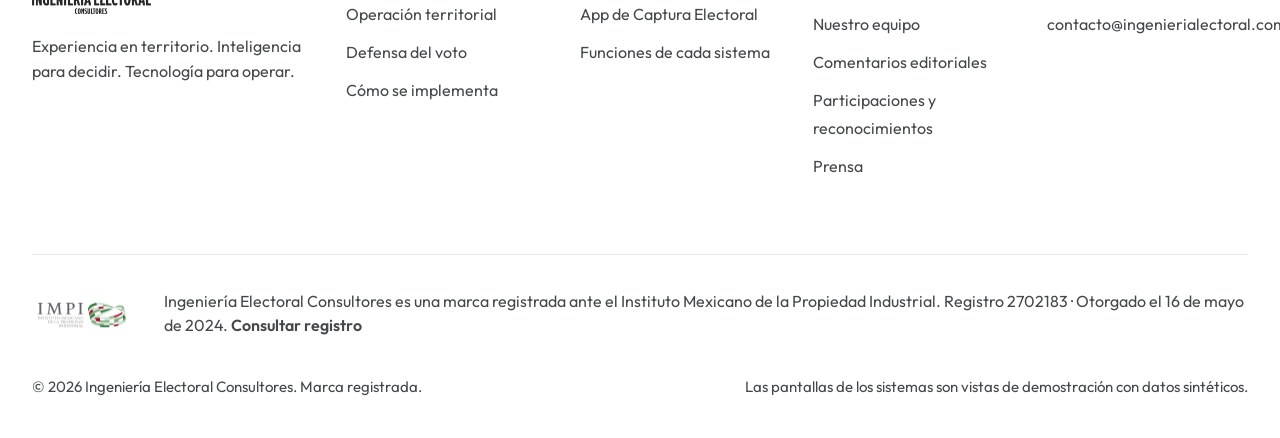
<file: soluciones/operacion-territorial.html>
<!doctype html>
<html lang="es" class="no-js">
<head>
<meta charset="utf-8">
<meta name="viewport" content="width=device-width, initial-scale=1">
<title>Operación territorial · Ingeniería Electoral Consultores</title>
<meta name="description" content="Un sistema para organizar, registrar y supervisar el trabajo de campo La plataforma territorial conecta las actividades de los equipos con una estructura de responsables y unidades de trabajo. Permite conocer qué se programó, qué se realizó y qué información necesita revisión.">
<link rel="icon" href="../favicon.svg" type="image/svg+xml">
<link rel="stylesheet" href="../assets/css/fonts.css">
<link rel="stylesheet" href="../assets/css/site.css">
<script>document.documentElement.classList.remove('no-js');</script>
</head>
<body>
<a class="skip" href="#contenido">Saltar al contenido</a>
<div class="nav-shell">
  <nav class="nav" aria-label="Principal" data-nav>
    <a class="nav__brand" href="../index.html" aria-label="Ingeniería Electoral Consultores · Inicio">
      <img src="../assets/img/logos/ingenieria-electoral-emblema.png" alt="" width="388" height="420">
      <img class="nav__wordmark" src="../assets/img/logos/ingenieria-electoral-wordmark.png" alt="Ingeniería Electoral Consultores" width="1400" height="291">
    </a>
    <button class="nav__burger" aria-expanded="false" aria-controls="menu" aria-label="Abrir menú" data-burger><span></span></button>
    <ul class="nav__menu" id="menu">
      <li class="nav__item" data-dropdown>
        <button class="nav__toggle" aria-expanded="false" aria-controls="dd-soluciones">Soluciones <svg viewBox="0 0 16 16" aria-hidden="true"><path d="M3 6l5 5 5-5" fill="none" stroke="currentColor" stroke-width="1.8"/></svg></button>
        <div class="nav__dropdown" id="dd-soluciones">
          <a href="../soluciones/index.html">Todas las soluciones <small>Qué hace cada una y cómo se implementa</small></a>
          <a href="../soluciones/mineria-de-datos.html">Minería de datos e inteligencia electoral <small>Del archivo electoral al diagnóstico territorial</small></a>
          <a href="../soluciones/operacion-territorial.html">Operación territorial <small>Organizar, registrar y supervisar el trabajo de campo</small></a>
          <a href="../soluciones/defensa-del-voto.html">Defensa del voto <small>De la integración de representantes a la jornada</small></a>
        </div>
      </li>
      <li class="nav__item" data-dropdown>
        <button class="nav__toggle" aria-expanded="false" aria-controls="dd-sistemas">Sistemas <svg viewBox="0 0 16 16" aria-hidden="true"><path d="M3 6l5 5 5-5" fill="none" stroke="currentColor" stroke-width="1.8"/></svg></button>
        <div class="nav__dropdown" id="dd-sistemas">
          <a href="../sistemas.html#informacion">Sistema de Información Electoral <small>Secciones, mapas, resultados y metas</small></a>
          <a href="../sistemas.html#captura">App de Captura Electoral <small>Registro, estructura y acuses desde el teléfono</small></a>
          <a href="../sistemas.html#comparativa">Funciones de cada sistema <small>Tabla comparativa</small></a>
        </div>
      </li>
      <li class="nav__item" data-dropdown>
        <button class="nav__toggle" aria-expanded="false" aria-controls="dd-nosotros">Nosotros <svg viewBox="0 0 16 16" aria-hidden="true"><path d="M3 6l5 5 5-5" fill="none" stroke="currentColor" stroke-width="1.8"/></svg></button>
        <div class="nav__dropdown" id="dd-nosotros">
          <a href="../index.html#quienes-somos">Quiénes somos</a>
          <a href="../index.html#historia">Nuestra historia</a>
          <a href="../index.html#equipo">Nuestro equipo</a>
        </div>
      </li>
      <li class="nav__item" data-dropdown>
        <button class="nav__toggle" aria-expanded="false" aria-controls="dd-recursos">Recursos <svg viewBox="0 0 16 16" aria-hidden="true"><path d="M3 6l5 5 5-5" fill="none" stroke="currentColor" stroke-width="1.8"/></svg></button>
        <div class="nav__dropdown" id="dd-recursos">
          <a href="../index.html#editoriales">Comentarios editoriales</a>
          <a href="../index.html#participaciones">Participaciones y reconocimientos</a>
          <a href="../index.html#prensa">Prensa</a>
          <a href="../index.html#preguntas">Preguntas frecuentes</a>
        </div>
      </li>
      <li class="nav__item"><a class="nav__link" href="../index.html#contacto">Contacto</a></li>
      <li class="nav__item nav__cta"><a class="btn btn--primary btn--sm" href="../index.html#contacto">Hablemos</a></li>
    </ul>
    <a class="btn btn--primary btn--sm nav__cta nav__cta--desktop" href="../index.html#contacto">Hablemos</a>
  </nav>
</div>

<main id="contenido">

<section class="page-hero wrap">
  <nav class="crumbs" aria-label="Ruta"><a href="../index.html">Inicio</a><span aria-hidden="true">/</span><a href="index.html">Soluciones</a><span aria-hidden="true">/</span><span>Operación territorial</span></nav>
  <h1 class="h1">Organizar, registrar y supervisar <b>el trabajo de campo.</b></h1>
  <p class="lead">La plataforma territorial conecta las actividades de los equipos con una estructura de responsables y unidades de trabajo. Permite conocer qué se programó, qué se realizó y qué información necesita revisión.</p>
</section>

<div class="subnav"><div class="wrap"><ul><li><a href="#p-2-1">2.1 Configuración del territorio operativo</a></li><li><a href="#p-2-2">2.2 Integración de equipos y responsabilidades</a></li><li><a href="#p-2-3">2.3 Planeación de recorridos y actividades</a></li><li><a href="#p-2-4">2.4 Formación de coordinadores y promotores</a></li><li><a href="#p-2-5">2.5 Captura digital en campo</a></li><li><a href="#p-2-6">2.6 Reconocimiento óptico de caracteres —OCR—</a></li><li><a href="#p-2-7">2.7 Operación con y sin internet</a></li><li><a href="#p-2-8">2.8 CRM y seguimiento de compromisos</a></li><li><a href="#p-2-9">2.9 Supervisión y calidad de la información</a></li></ul></div></div>

<section class="wrap" aria-label="Explicación punto por punto">
  <div class="detail">
    <article class="detail__block reveal" id="p-2-1">
  <h3>2.1. Configuración del territorio operativo</h3>
  <div class="copy"><p>Definimos las unidades en las que se organizará el proyecto: municipios, distritos, regiones, zonas y secciones.</p>
<p>Cada unidad se vincula con sus responsables y con las actividades que le corresponden. Las agrupaciones internas conservan su relación con la geografía electoral para facilitar la consulta y evitar asignaciones ambiguas.</p>
<p>Esta configuración establece la base sobre la que funcionan los registros, las metas y los reportes.</p></div>
</article><article class="detail__block reveal" id="p-2-2">
  <h3>2.2. Integración de equipos y responsabilidades</h3>
  <div class="copy"><p>Organizamos la estructura mediante funciones y ámbitos de trabajo.</p>
<p>El sistema permite identificar quién coordina una zona, qué personas forman parte de su equipo y qué tareas tienen asignadas. Los permisos de consulta y captura se definen de acuerdo con esas responsabilidades.</p>
<p>La incorporación de una persona al equipo debe distinguirse de su preparación y de su actividad efectiva. Contar con un registro es el primer paso; el seguimiento permite conocer su participación en la operación.</p></div>
</article><article class="detail__block reveal" id="p-2-3">
  <h3>2.3. Planeación de recorridos y actividades</h3>
  <div class="copy"><p>Diseñamos rutas de trabajo a partir de la distribución territorial, las distancias, los tiempos disponibles y la capacidad de los equipos.</p>
<p>Cada recorrido puede vincularse con una fecha, un responsable, una zona y un objetivo operativo. También pueden programarse reuniones, jornadas de organización y actividades de seguimiento.</p>
<p>Los cambios quedan reflejados en la programación para que la coordinación conozca qué se reprogramó y qué permanece pendiente.</p></div>
</article><article class="detail__block reveal" id="p-2-4">
  <h3>2.4. Formación de coordinadores y promotores</h3>
  <div class="copy"><p>La capacitación comprende el conocimiento del proyecto, las responsabilidades de cada función y los procedimientos de trabajo.</p>
<p>Preparamos a los equipos para utilizar los formularios, registrar información consistente, reportar incidencias y consultar sus pendientes. La formación debe acompañar la incorporación de nuevas personas y los cambios en los procedimientos.</p>
<p>El propósito es que la operación pueda sostenerse con criterios compartidos, incluso cuando participan equipos de distintas zonas.</p></div>
</article><article class="detail__block reveal" id="p-2-5">
  <h3>2.5. Captura digital en campo</h3>
  <div class="copy"><p>Los formularios se diseñan según la actividad y la información necesaria para documentarla.</p>
<p>Se definen campos obligatorios, catálogos de selección y reglas de validación para reducir errores de captura. Cada registro se relaciona con una actividad, un ámbito territorial y una persona responsable.</p>
<p>La estructura del formulario debe facilitar el trabajo en campo y producir información que pueda consultarse posteriormente sin depender de notas dispersas o interpretaciones personales.</p></div>
</article><article class="detail__block reveal" id="p-2-6">
  <h3>2.6. Reconocimiento óptico de caracteres —OCR—</h3>
  <div class="copy"><p>El OCR permite extraer texto de imágenes o documentos para disminuir la transcripción manual.</p>
<p>La información reconocida se presenta para su revisión y corrección antes de considerarse validada. Su utilidad depende de la calidad de la imagen, la legibilidad del documento y los campos que se necesiten recuperar.</p>
<p>Este flujo diferencia la lectura automática de la revisión humana y permite conservar un mayor control sobre la calidad de los registros.</p></div>
</article><article class="detail__block reveal" id="p-2-7">
  <h3>2.7. Operación con y sin internet</h3>
  <div class="copy"><p>Las herramientas de captura sin conexión permiten continuar el trabajo cuando la conectividad es limitada.</p>
<p>Los registros pendientes se sincronizan cuando se restablece la conexión. La interfaz debe permitir distinguir qué información permanece en el dispositivo, cuál fue enviada y cuál requiere atención.</p>
<p>Los tableros centrales se actualizan conforme reciben los registros. Esta distinción es necesaria para interpretar correctamente los avances en zonas con periodos prolongados sin conexión.</p></div>
</article><article class="detail__block reveal" id="p-2-8">
  <h3>2.8. CRM y seguimiento de compromisos</h3>
  <div class="copy"><p>El CRM organiza contactos de trabajo, equipos, actividades y compromisos vinculados con la operación.</p>
<p>Cada seguimiento puede relacionarse con una persona responsable, una fecha y un estado de atención. El historial permite conocer los antecedentes y dar continuidad al trabajo cuando intervienen varias áreas.</p>
<p>Los controles de duplicados ayudan a evitar registros repetidos y a mantener una referencia común para el equipo.</p></div>
</article><article class="detail__block reveal" id="p-2-9">
  <h3>2.9. Supervisión y calidad de la información</h3>
  <div class="copy"><p>La plataforma permite revisar la cobertura de actividades, el cumplimiento de metas y los registros pendientes de validación.</p>
<p>El volumen de capturas se consulta por separado de otros indicadores, como actividades completadas, compromisos atendidos o cobertura territorial. Esto permite evaluar el trabajo con criterios más precisos.</p>
<p>Los reportes de calidad identifican campos incompletos, inconsistencias y posibles duplicados para que el equipo correspondiente pueda corregirlos.</p></div>
</article>
  </div>
</section>

<section class="section wrap" aria-labelledby="t-resumen">
  <div class="section-head section-head--split reveal">
    <h2 id="t-resumen">Operación <b>territorial, en resumen.</b></h2>
    <p class="lead">Dar dirección, continuidad y seguimiento al trabajo de campo.</p>
  </div>
  <div class="about__grid"><figure class="about__photo about__photo--wide reveal" style="margin:0"><img src="../assets/img/territorio/sesion-ensenada.webp" alt="Sesión de trabajo con asistentes en Ensenada." width="1242" height="905" loading="lazy" style="object-position:50% 50%"></figure><div class="copy about__copy reveal"><p>Diseñamos estrategias para organizar la presencia territorial de un proyecto electoral. Definimos zonas de trabajo, recorridos, rutas, responsabilidades y mecanismos de coordinación a partir del diagnóstico y de la capacidad real de los equipos.</p>
<p>Acompañamos la construcción de estructuras y la formación de coordinadores, operadores y promotores. La preparación comprende el conocimiento del proyecto, las responsabilidades de cada función, los procedimientos de trabajo y el uso de las herramientas de captura. Buscamos que los equipos puedan sostener una operación ordenada y comprender el propósito de sus actividades.</p>
<p><strong>Sistemas para el trabajo diario.</strong> Hemos desarrollado una plataforma integral que permite registrar actividades, consultar cobertura, documentar incidencias y supervisar avances. La información capturada en campo alimenta los tableros de seguimiento conforme se recibe, facilitando la coordinación entre responsables territoriales y centros de operación.</p>
<p><strong>Captura con y sin conexión.</strong> Incorporamos formularios digitales, reconocimiento óptico de caracteres —OCR— y mecanismos de validación que reducen tareas manuales y ayudan a mantener registros consistentes. Las herramientas de operación sin internet permiten continuar la captura y sincronizar la información cuando se recupera la conexión.</p>
<p><strong>Organización de la información.</strong> Implementamos CRM y bases de trabajo para administrar equipos, contactos operativos, actividades y compromisos. Los historiales, controles de duplicados y permisos de acceso facilitan la continuidad del trabajo y la consulta de información por las personas responsables.</p>
<p>El seguimiento diario permite contrastar lo programado con lo realizado, reconocer necesidades de apoyo y ajustar la operación a partir de lo que ocurre en el territorio.</p></div></div>
  <div class="pager">
    <a href="mineria-de-datos.html"><span>Anterior</span><strong>Minería de datos e inteligencia electoral</strong></a>
    <a class="next" href="defensa-del-voto.html"><span>Siguiente</span><strong>Defensa del voto</strong></a>
  </div>
</section>

<section class="section cta wrap" aria-labelledby="t-cta">
  <div class="cta__grid">
    <div class="reveal">
      <h2 class="h2" id="t-cta">Hablemos <b>de tu proyecto.</b></h2>
      <p class="lead" style="margin-top:24px">Cuéntanos qué necesitas resolver en información electoral, operación territorial o defensa del voto.</p>
      <div class="btn-row btn-row--full" style="margin-top:32px">
        <a class="btn btn--primary" href="https://wa.me/qr/2TJ7TSV745NCN1" target="_blank" rel="noopener">Escríbenos por WhatsApp</a>
        <a class="btn btn--secondary" href="../index.html#contacto">Ver datos de contacto</a>
      </div>
    </div>
    <div class="contact__lines reveal" style="margin-top:0">
      <div class="contact__line"><span>Teléfono</span><a href="tel:+525584144814">55 8414 4814</a></div>
      <div class="contact__line"><span>Correo electrónico</span><a href="mailto:contacto@ingenierialectoral.com">contacto@ingenierialectoral.com</a></div>
    </div>
  </div>
</section>

</main>

<footer class="footer" id="marca-registrada">
  <div class="wrap">
    <div class="footer__grid">
      <div class="footer__brand">
        <img src="../assets/img/logos/ingenieria-electoral.png" alt="Ingeniería Electoral Consultores" width="892" height="900">
        <p>Experiencia en territorio. Inteligencia para decidir. Tecnología para operar.</p>
      </div>
      <div>
        <h4>Soluciones</h4>
        <ul>
          <li><a href="../soluciones/mineria-de-datos.html">Minería de datos e inteligencia electoral</a></li>
          <li><a href="../soluciones/operacion-territorial.html">Operación territorial</a></li>
          <li><a href="../soluciones/defensa-del-voto.html">Defensa del voto</a></li>
          <li><a href="../soluciones/index.html#implementacion">Cómo se implementa</a></li>
        </ul>
      </div>
      <div>
        <h4>Sistemas</h4>
        <ul>
          <li><a href="../sistemas.html#informacion">Sistema de Información Electoral</a></li>
          <li><a href="../sistemas.html#captura">App de Captura Electoral</a></li>
          <li><a href="../sistemas.html#comparativa">Funciones de cada sistema</a></li>
        </ul>
      </div>
      <div>
        <h4>Nosotros</h4>
        <ul>
          <li><a href="../index.html#quienes-somos">Quiénes somos</a></li>
          <li><a href="../index.html#historia">Nuestra historia</a></li>
          <li><a href="../index.html#equipo">Nuestro equipo</a></li>
          <li><a href="../index.html#editoriales">Comentarios editoriales</a></li>
          <li><a href="../index.html#participaciones">Participaciones y reconocimientos</a></li>
          <li><a href="../index.html#prensa">Prensa</a></li>
        </ul>
      </div>
      <div>
        <h4>Contacto</h4>
        <ul>
          <li><a href="https://wa.me/qr/2TJ7TSV745NCN1" target="_blank" rel="noopener">WhatsApp</a></li>
          <li><a href="tel:+525584144814">55 8414 4814</a></li>
          <li><a href="mailto:contacto@ingenierialectoral.com">contacto@ingenierialectoral.com</a></li>
        </ul>
      </div>
    </div>
    <div class="footer__mark">
      <img src="../assets/img/logos/impi.png" alt="Instituto Mexicano de la Propiedad Industrial" width="400" height="225" loading="lazy">
      <p>Ingeniería Electoral Consultores es una marca registrada ante el Instituto Mexicano de la Propiedad Industrial. Registro 2702183 · Otorgado el 16 de mayo de 2024. <a class="link" href="https://marcia.impi.gob.mx/marcas/search/details/RM202303067556?s=cca93d57-e3b1-4fe3-80ce-b06586bffb81&amp;m=l" target="_blank" rel="noopener">Consultar registro</a></p>
    </div>
    <div class="footer__legal">
      <span>© 2026 Ingeniería Electoral Consultores. Marca registrada.</span>
      <span>Las pantallas de los sistemas son vistas de demostración con datos sintéticos.</span>
    </div>
  </div>
</footer>

<script src="../assets/js/site.js" defer></script>
</body>
</html>
</file>
<file: assets/css/fonts.css>
@font-face{font-family:'Outfit';font-style:normal;font-weight:400;font-display:swap;src:url('../fonts/outfit-400.ttf') format('truetype');}
@font-face{font-family:'Outfit';font-style:normal;font-weight:500;font-display:swap;src:url('../fonts/outfit-500.ttf') format('truetype');}
@font-face{font-family:'Outfit';font-style:normal;font-weight:600;font-display:swap;src:url('../fonts/outfit-600.ttf') format('truetype');}
@font-face{font-family:'Outfit';font-style:normal;font-weight:700;font-display:swap;src:url('../fonts/outfit-700.ttf') format('truetype');}
@font-face{font-family:'Outfit';font-style:normal;font-weight:800;font-display:swap;src:url('../fonts/outfit-800.ttf') format('truetype');}
</file>
<file: assets/css/site.css>
/* Ingeniería Electoral Consultores · estilos del sitio */
:root {
  --bg: #FFFFFF;
  --bg-soft: #F4F6F5;
  --ink: #231F20;
  --ink-2: #45484A;
  --ink-3: #62696B;
  --line: #E6E9E8;
  --accent: #00F0A0;
  --accent-dark: #00C784;
  --accent-soft: #E0FBF1;
  --accent-tint: #F2FEF9;
  --r-pill: 999px;
  --r-xl: 40px;
  --r-lg: 28px;
  --r-md: 20px;
  --r-sm: 12px;
  --shadow-nav: 0 8px 32px rgba(21,21,43,.08);
  --shadow-float: 0 20px 60px rgba(21,21,43,.12);
  --ease: cubic-bezier(.22,1,.36,1);
  --dur-fast: 180ms;
  --dur-base: 420ms;
  --dur-slow: 800ms;
  --font-family: 'Outfit', sans-serif;
  --wrap: 1360px;
  --pad: 32px;
  --gap: 32px;
  --section-y: 120px;
  --nav-h: 84px;
}
@media (max-width: 1023px) {
  :root { --pad: 20px; --section-y: 72px; --nav-h: 72px; }
}

/* ---------- Base ---------- */
*, *::before, *::after { box-sizing: border-box; }
html { scroll-behavior: smooth; scroll-padding-top: 120px; -webkit-text-size-adjust: 100%; }
body {
  margin: 0;
  background: var(--bg);
  color: var(--ink);
  font-family: var(--font-family);
  font-size: 18px;
  line-height: 1.55;
  -webkit-font-smoothing: antialiased;
  overflow-x: clip;
}
img, svg, video { max-width: 100%; height: auto; display: block; }
button, input, select, textarea { font: inherit; color: inherit; }
button { cursor: pointer; background: none; border: 0; padding: 0; -webkit-tap-highlight-color: transparent; }
a { color: inherit; text-decoration: none; -webkit-tap-highlight-color: transparent; }
p { margin: 0 0 1em; }
p:last-child { margin-bottom: 0; }
ul, ol { margin: 0; padding: 0; list-style: none; }
h1, h2, h3, h4 { margin: 0; font-weight: 400; }
strong, b { font-weight: 700; }
:focus-visible { outline: 3px solid var(--ink); outline-offset: 4px; border-radius: 6px; }
.sr-only { position: absolute; width: 1px; height: 1px; overflow: hidden; clip: rect(0 0 0 0); white-space: nowrap; }
.skip { position: fixed; top: -100px; left: 16px; z-index: 200; background: var(--ink); color: #fff; padding: 12px 20px; border-radius: var(--r-pill); }
.skip:focus { top: 16px; }

.wrap { width: 100%; max-width: var(--wrap); margin-inline: auto; padding-inline: var(--pad); }
.section { padding-block: var(--section-y); }
.section--tight { padding-block: calc(var(--section-y) * .6); }
.section + .section--line { border-top: 1px solid var(--line); }

/* ---------- Tipografía ---------- */
.h1, .hero h1 {
  font-size: clamp(56px, 9vw, 128px);
  line-height: .98;
  letter-spacing: -.03em;
  font-weight: 400;
}
.h2, .section-head h2, h2.display {
  font-size: clamp(44px, 5.5vw, 72px);
  line-height: 1.02;
  letter-spacing: -.025em;
  font-weight: 400;
}
.h3, h3.title { font-size: clamp(28px, 2.6vw, 36px); line-height: 1.1; letter-spacing: -.015em; font-weight: 700; }
h1 b, h2 b, .h1 b, .h2 b { font-weight: 800; }
.lead { font-size: 22px; line-height: 1.5; color: var(--ink-2); max-width: 56ch; }
.note { font-size: 17px; font-style: italic; line-height: 1.5; color: var(--ink-2); }
.small { font-size: 16px; color: var(--ink-2); }
.measure { max-width: 68ch; }
.copy p { max-width: 72ch; }
.copy h3 { margin: 1.6em 0 .5em; }
.copy h3:first-child { margin-top: 0; }
.copy ul { list-style: none; padding: 0; margin: 0 0 1em; display: grid; gap: 8px; }
.copy ul li { position: relative; padding-left: 30px; }
.copy ul li::before {
  content: ""; position: absolute; left: 0; top: .55em; width: 11px; height: 11px;
  background: var(--ink); transform: rotate(45deg); border-radius: 2px;
}
.section-head { display: grid; gap: 24px; margin-bottom: 64px; align-items: end; }
.section-head--split { grid-template-columns: minmax(0, 1.2fr) minmax(0, 1fr); gap: var(--gap) 64px; }
.section-head .lead { margin: 0; }
@media (max-width: 1023px) {
  .section-head { margin-bottom: 40px; }
  .section-head--split { grid-template-columns: 1fr; }
}

/* Enlaces subrayados izquierda→derecha */
.link {
  position: relative; display: inline-block; font-weight: 600; padding-bottom: 3px;
}
.link::after {
  content: ""; position: absolute; left: 0; bottom: 0; height: 2px; width: 100%;
  background: currentColor; transform: scaleX(0); transform-origin: left;
  transition: transform 250ms var(--ease);
}
.link:hover::after, .link:focus-visible::after { transform: scaleX(1); }
.link--arrow::before { content: ""; }

/* ---------- Botones ---------- */
.btn {
  display: inline-flex; align-items: center; justify-content: center;
  height: 60px; padding: 0 32px; border-radius: var(--r-pill);
  font-size: 18px; font-weight: 600; line-height: 1; white-space: nowrap;
  position: relative; transition: background-color var(--dur-fast) var(--ease), color var(--dur-fast) var(--ease);
}
.btn--primary { background: var(--ink); color: #fff; }
.btn--primary:hover { background: #2A2A45; }
.btn--primary::after {
  content: ""; position: absolute; left: 32px; right: 32px; bottom: 12px; height: 3px; border-radius: 3px;
  background: var(--accent); transform: scaleX(0); transform-origin: left; transition: transform 250ms var(--ease);
}
.btn--primary:hover::after { transform: scaleX(1); }
.btn--secondary { background: var(--bg-soft); color: var(--ink); }
.btn--secondary:hover { background: #ECECF2; }
.btn--ghost { background: transparent; color: var(--ink); border: 1px solid var(--line); }
.btn--ghost:hover { border-color: #D6D6E0; background: var(--bg-soft); }
.btn--sm { height: 48px; padding: 0 24px; font-size: 16px; }
.btn-row { display: flex; flex-wrap: wrap; gap: 16px; align-items: center; }
@media (max-width: 1023px) {
  .btn-row--full .btn { width: 100%; }
}

/* ---------- Navegación ---------- */
.nav-shell { position: sticky; top: 0; z-index: 100; padding-top: 16px; pointer-events: none; }
.nav {
  pointer-events: auto;
  max-width: calc(var(--wrap) - 2 * var(--pad)); margin-inline: auto;
  width: calc(100% - 2 * var(--pad));
  background: #fff; border-radius: var(--r-pill); box-shadow: var(--shadow-nav);
  height: var(--nav-h); display: flex; align-items: center; gap: 8px;
  padding: 0 12px 0 24px;
  transition: height var(--dur-base) var(--ease);
  position: relative;
}
.nav.is-compact { --nav-h: 72px; }
.nav__brand { display: flex; align-items: center; gap: 14px; margin-right: auto; min-width: 0; }
.nav__brand img { height: 44px; width: auto; }
.nav__brand .nav__wordmark { height: 34px; width: auto; }
.nav__menu { display: flex; align-items: center; gap: 4px; }
.nav__item { position: relative; }
.nav__link, .nav__toggle {
  display: inline-flex; align-items: center; gap: 8px; height: 44px; padding: 0 16px;
  border-radius: var(--r-pill); font-size: 17px; font-weight: 500; color: var(--ink);
  transition: background-color var(--dur-fast) var(--ease);
}
.nav__link:hover, .nav__toggle:hover, .nav__toggle[aria-expanded="true"] { background: var(--bg-soft); }
.nav__toggle svg { width: 14px; height: 14px; transition: transform 220ms var(--ease); }
.nav__toggle[aria-expanded="true"] svg { transform: rotate(180deg); }
.nav__dropdown {
  position: absolute; top: calc(100% + 14px); left: 0; min-width: 300px;
  background: #fff; border-radius: var(--r-md); box-shadow: var(--shadow-float); border: 1px solid var(--line);
  padding: 10px; display: grid; gap: 2px;
  opacity: 0; visibility: hidden; transform: translateY(8px);
  transition: opacity 160ms var(--ease), transform 160ms var(--ease), visibility 0s linear 160ms;
}
.nav__item.is-open .nav__dropdown {
  opacity: 1; visibility: visible; transform: translateY(0);
  transition: opacity 220ms var(--ease), transform 220ms var(--ease);
}
.nav__dropdown a {
  display: block; padding: 12px 14px; border-radius: 12px; font-size: 17px; font-weight: 500;
}
.nav__dropdown a small { display: block; font-size: 15px; color: var(--ink-2); font-weight: 400; margin-top: 2px; }
.nav__dropdown a:hover { background: var(--bg-soft); }
.nav__cta { margin-left: 8px; }
.nav__menu .nav__cta { display: none; }
.nav__burger { display: none; width: 48px; height: 48px; border-radius: 50%; align-items: center; justify-content: center; }
.nav__burger span { display: block; width: 22px; height: 2px; background: var(--ink); position: relative; transition: transform 220ms var(--ease), background 220ms; }
.nav__burger span::before, .nav__burger span::after { content: ""; position: absolute; left: 0; width: 22px; height: 2px; background: var(--ink); transition: transform 220ms var(--ease), top 220ms var(--ease); }
.nav__burger span::before { top: -7px; } .nav__burger span::after { top: 7px; }
.nav__burger[aria-expanded="true"] span { background: transparent; }
.nav__burger[aria-expanded="true"] span::before { top: 0; transform: rotate(45deg); }
.nav__burger[aria-expanded="true"] span::after { top: 0; transform: rotate(-45deg); }

@media (max-width: 1100px) {
  .nav { padding: 0 12px 0 20px; }
  .nav__brand .nav__wordmark { display: none; }
  .nav__burger { display: inline-flex; }
  .nav__cta--desktop { display: none; }
  .nav__menu {
    position: absolute; left: 0; right: 0; top: calc(100% - 36px); z-index: -1;
    flex-direction: column; align-items: stretch; gap: 2px;
    background: #fff; border-radius: 0 0 var(--r-lg) var(--r-lg); box-shadow: var(--shadow-nav);
    padding: 48px 12px 16px; max-height: calc(100dvh - 120px); overflow: auto;
    opacity: 0; visibility: hidden; transform: translateY(-8px);
    transition: opacity 220ms var(--ease), transform 220ms var(--ease), visibility 0s linear 220ms;
  }
  .nav.is-open { border-radius: var(--r-lg); }
  .nav.is-open .nav__menu { opacity: 1; visibility: visible; transform: none; transition: opacity 220ms var(--ease), transform 220ms var(--ease); }
  .nav__item { width: 100%; }
  .nav__link, .nav__toggle { width: 100%; justify-content: space-between; height: 52px; font-size: 18px; }
  .nav__dropdown {
    position: static; min-width: 0; box-shadow: none; border: 0; padding: 0 0 8px 12px;
    opacity: 1; visibility: visible; transform: none; display: none;
  }
  .nav__item.is-open .nav__dropdown { display: grid; }
  .nav__cta { margin: 8px 0 0; width: 100%; }
  .nav__menu .nav__cta { display: block; }
  .nav__menu .nav__cta .btn { width: 100%; }
}

/* ---------- Hero ---------- */
.hero { padding-top: 72px; padding-bottom: var(--section-y); }
.hero__grid { display: grid; grid-template-columns: minmax(0, 1.15fr) minmax(0, .85fr); gap: 56px; align-items: center; }
.hero h1 { font-size: clamp(56px, 4.75vw, 68px); letter-spacing: -.03em; line-height: 1; }
.hero h1 { margin-bottom: 32px; }
.hero h1 span { display: block; }
.hero .lead { margin-bottom: 40px; }
.hero__visual { position: relative; padding: 0 0 40px 40px; }
.hero__photo { border-radius: var(--r-xl); overflow: hidden; aspect-ratio: 4 / 4.6; background: var(--bg-soft); }
.hero__photo img { width: 100%; height: 100%; object-fit: cover; object-position: 60% 30%; }
.float-card {
  position: absolute; left: 0; bottom: 0; width: min(360px, 80%);
  background: #fff; border-radius: var(--r-md); padding: 20px 24px; box-shadow: var(--shadow-float);
}
.float-card__media { border-radius: 14px; overflow: hidden; border: 1px solid var(--line); background: #fff; }
.float-card__media img { width: 100%; }
.float-card__text { display: grid; grid-template-columns: 1fr auto; gap: 16px; align-items: start; margin-top: 14px; }
.float-card__text strong { display: block; font-size: 16px; }
.float-card__text span { font-size: 15px; color: var(--ink-2); }
.demo-tag { font-size: 14px; color: var(--ink-2); white-space: nowrap; }
@media (max-width: 1023px) {
  .hero { padding-top: 40px; }
  .hero__grid { grid-template-columns: 1fr; gap: 40px; }
  .hero__photo { aspect-ratio: 4 / 3; }
  .hero__visual { padding: 0; }
  .float-card { position: static; width: min(360px, calc(100% - 32px)); margin: -40px 16px 0 auto; }
}
@media (max-width: 480px) {
  .hero h1 { font-size: 56px; letter-spacing: -.035em; }
}

/* ---------- Puente ---------- */
.bridge { padding-block: var(--section-y); border-top: 1px solid var(--line); }
.bridge__grid { display: grid; grid-template-columns: minmax(0, 1.1fr) minmax(0, 1fr); gap: var(--gap) 80px; align-items: start; }
.bridge__grid h2 { position: sticky; top: 130px; }
.bridge__copy p { font-size: 20px; line-height: 1.55; color: var(--ink-2); }
.bridge__copy p:first-child { color: var(--ink); }
@media (max-width: 1023px) {
  .bridge__grid { grid-template-columns: 1fr; }
  .bridge__grid h2 { position: static; }
}

/* ---------- Tarjetas ---------- */
.cards-3 { display: grid; grid-template-columns: repeat(3, minmax(0, 1fr)); gap: var(--gap); }
.card {
  background: #fff; border: 1px solid var(--line); border-radius: var(--r-lg); padding: 24px;
  display: flex; flex-direction: column; gap: 20px;
  transition: transform 300ms var(--ease), border-color 300ms var(--ease);
}
.card:hover { transform: translateY(-4px); border-color: #D6D6E0; }
.card__media { border-radius: var(--r-md); overflow: hidden; aspect-ratio: 4 / 3; background: var(--bg-soft); }
.card__media img { width: 100%; height: 100%; object-fit: cover; transition: transform 600ms var(--ease); }
.card:hover .card__media img { transform: scale(1.03); }
.card__media--screen { display: grid; place-items: center; padding: 20px; background: var(--bg-soft); }
.card__media--screen img { width: 100%; height: 100%; object-fit: contain; object-position: top; border-radius: 10px; }
.card h3 { font-size: 28px; line-height: 1.15; letter-spacing: -.015em; font-weight: 700; }
.card p { color: var(--ink-2); font-size: 18px; }
.card__foot { margin-top: auto; padding-top: 8px; }
@media (max-width: 1023px) { .cards-3 { grid-template-columns: 1fr; } }

/* ---------- Funciones (sistemas) ---------- */
.systems-intro { margin-bottom: 72px; }
.explorer { display: grid; grid-template-columns: minmax(0, 420px) minmax(0, 1fr); gap: 48px; align-items: start; }
.explorer--flip { grid-template-columns: minmax(0, 1fr) minmax(0, 420px); }
.explorer--flip .explorer__list { order: 2; }
.explorer__head h3 { font-size: clamp(32px, 3.4vw, 48px); line-height: 1.05; letter-spacing: -.02em; font-weight: 400; margin-bottom: 16px; }
.explorer__head h3 b { font-weight: 800; }
.explorer__head p { color: var(--ink-2); font-size: 19px; margin-bottom: 28px; }
.fn-list { border-top: 1px solid var(--line); }
.fn {
  width: 100%; text-align: left; display: grid; grid-template-columns: 1fr auto; gap: 4px 16px;
  padding: 20px 8px; border-bottom: 1px solid var(--line); border-radius: 0;
  transition: background-color 200ms var(--ease), border-radius 200ms var(--ease);
}
.fn strong { font-size: 20px; letter-spacing: -.01em; }
.fn small { grid-column: 1 / -1; font-size: 16px; color: var(--ink-2); line-height: 1.5; display: none; }
.fn svg { width: 20px; height: 20px; color: var(--ink-2); transition: transform 200ms var(--ease), color 200ms; align-self: center; }
.fn:hover { background: var(--bg-soft); border-radius: 16px; }
.fn.is-active { background: var(--bg-soft); border-radius: 16px; border-bottom-color: transparent; }
.fn.is-active small { display: block; }
.fn.is-active svg { color: var(--ink); transform: translate(2px, -2px); }
.explorer__actions { display: flex; flex-wrap: wrap; gap: 12px 24px; align-items: center; margin-top: 28px; }
.explorer__stage {
  position: relative; border-radius: var(--r-lg); border: 1px solid var(--line); background: var(--bg-soft);
  padding: 32px; min-height: 480px; display: grid; place-items: center; overflow: hidden;
}
.explorer__stage img { border-radius: var(--r-md); border: 1px solid var(--line); background: #fff; max-height: 560px; width: auto; max-width: 100%; }
.explorer__stage--phone img { max-height: 620px; border-radius: 28px; border: 6px solid var(--ink); }
.explorer__stage .demo-tag { position: absolute; left: 24px; bottom: 18px; }
.explorer__stage img.is-swapping { animation: fadeSwap 420ms var(--ease) both; }
@keyframes fadeSwap { from { opacity: 0; transform: translateY(6px); } to { opacity: 1; transform: none; } }
@media (max-width: 1023px) {
  .explorer, .explorer--flip { grid-template-columns: 1fr; gap: 28px; }
  .explorer--flip .explorer__list { order: 0; }
  .explorer__stage { min-height: 0; padding: 20px; }
  .explorer__stage img { max-height: 420px; }
  .explorer__stage--phone img { max-height: 480px; }
  .explorer__stage .demo-tag { position: static; margin-top: 12px; }
}

/* ---------- Quiénes somos ---------- */
.about__grid { display: grid; grid-template-columns: minmax(0, 1fr) minmax(0, 1fr); gap: var(--gap) 80px; }
.about__copy p { font-size: 19px; color: var(--ink-2); }
.about__copy p strong { color: var(--ink); font-weight: 600; }
.about__photo { border-radius: var(--r-xl); overflow: hidden; aspect-ratio: 3 / 2; background: var(--bg-soft); }
.about__photo--wide { aspect-ratio: 16 / 10; }
.about__photo--tall { aspect-ratio: 4 / 5; max-width: 520px; }
.about__photo img { width: 100%; height: 100%; object-fit: cover; }
.statement { font-size: clamp(26px, 2.6vw, 34px); line-height: 1.25; letter-spacing: -.015em; font-weight: 600; margin: 48px 0 0; max-width: 28ch; }
@media (max-width: 1023px) { .about__grid { grid-template-columns: 1fr; } }

/* ---------- Línea del tiempo ---------- */
.timeline { margin-top: 96px; }
.timeline__years { display: flex; gap: 4px; overflow-x: auto; padding-bottom: 8px; scrollbar-width: none; position: relative; border-bottom: 1px solid var(--line); }
.timeline__years::-webkit-scrollbar { display: none; }
.timeline__year {
  flex: 1 0 auto; padding: 14px 18px 18px; font-size: 17px; font-weight: 500; color: var(--ink-2);
  border-bottom: 3px solid transparent; margin-bottom: -9px; white-space: nowrap; border-radius: 12px 12px 0 0;
  transition: color 200ms, border-color 200ms, background-color 200ms;
}
.timeline__year:hover { background: var(--bg-soft); color: var(--ink); }
.timeline__year[aria-selected="true"] { color: var(--ink); border-bottom-color: var(--accent); font-weight: 700; }
.timeline__panel { display: grid; grid-template-columns: minmax(0, 1fr) minmax(0, 1.4fr); gap: var(--gap) 64px; padding-top: 48px; align-items: start; }
.timeline__panel h3 { font-size: clamp(30px, 3.2vw, 44px); line-height: 1.05; letter-spacing: -.02em; font-weight: 400; }
.timeline__panel h3 b { font-weight: 800; display: block; }
.timeline__panel p { font-size: 20px; color: var(--ink-2); }
.timeline__panel.is-swapping > * { animation: fadeSwap 420ms var(--ease) both; }
.timeline__controls { display: flex; gap: 8px; margin-top: 24px; }
.icon-btn {
  width: 52px; height: 52px; border-radius: 50%; border: 1px solid var(--line); display: inline-grid; place-items: center;
  background: #fff; transition: background-color var(--dur-fast), border-color var(--dur-fast);
}
.icon-btn:hover { background: var(--bg-soft); border-color: #D6D6E0; }
.icon-btn svg { width: 20px; height: 20px; }
.icon-btn:disabled { opacity: .35; cursor: default; }
@media (max-width: 1023px) {
  .timeline { margin-top: 64px; }
  .timeline__panel { grid-template-columns: 1fr; gap: 20px; padding-top: 32px; }
}

/* ---------- Equipo ---------- */
.team { display: grid; grid-template-columns: repeat(2, minmax(0, 1fr)); gap: var(--gap); }
.person { display: grid; grid-template-columns: minmax(0, 1fr) minmax(0, 1fr); gap: 32px; align-items: start; }
.person__photo { border-radius: var(--r-lg); overflow: hidden; aspect-ratio: 1 / 1; background: var(--bg-soft); }
.person__photo img { width: 100%; height: 100%; object-fit: cover; }
.person__photo--roberto img { object-position: 30% 50%; }
.person__photo--jared img { object-position: 50% 30%; }
.person h3 { font-size: 28px; line-height: 1.15; letter-spacing: -.015em; font-weight: 700; margin-bottom: 14px; }
.person p { color: var(--ink-2); font-size: 18px; }
.person .btn { margin-top: 20px; }
@media (max-width: 1240px) { .team { grid-template-columns: 1fr; gap: 56px; } }
@media (max-width: 640px) { .person { grid-template-columns: 1fr; } }

/* Diálogos */
dialog { border: 0; padding: 0; background: transparent; color: var(--ink); max-width: none; max-height: none; }
dialog::backdrop { background: rgba(35,31,32,.72); }
dialog:not([open]) { display: none; }
.lightbox[open] { display: grid; }
.modal {
  width: min(880px, calc(100vw - 32px)); max-height: calc(100dvh - 32px); margin: 16px auto; overflow: auto;
  background: #fff; border-radius: var(--r-lg); padding: 40px; position: relative;
}
.modal__close { position: sticky; top: 0; float: right; margin: -16px -16px 0 0; z-index: 2; background: #fff; }
.modal__head { display: grid; grid-template-columns: 120px 1fr; gap: 24px; align-items: center; margin-bottom: 28px; }
.modal__head .person__photo { border-radius: var(--r-md); }
.modal h2 { font-size: clamp(30px, 3.4vw, 40px); line-height: 1.05; letter-spacing: -.02em; font-weight: 700; }
.modal .copy p { font-size: 18px; color: var(--ink-2); }
@media (max-width: 640px) {
  .modal { padding: 24px; }
  .modal__head { grid-template-columns: 88px 1fr; gap: 16px; }
}

/* ---------- Recursos: editoriales, participaciones ---------- */
.pubs { display: grid; grid-template-columns: repeat(2, minmax(0, 1fr)); gap: var(--gap); }
.pub {
  border: 1px solid var(--line); border-radius: var(--r-lg); padding: 32px; display: grid; gap: 20px;
  grid-template-rows: auto auto auto; align-content: start;
  transition: transform 300ms var(--ease), border-color 300ms var(--ease);
}
.pub:hover { transform: translateY(-4px); border-color: #D6D6E0; }
.pub__logo { height: 72px; display: flex; align-items: center; }
.pub__logo img { max-height: 100%; width: auto; max-width: 260px; object-fit: contain; }
.pub__logo--cumbre { height: 132px; width: min(100%, 300px); background: transparent; padding: 0; margin-bottom: 8px; justify-content: flex-start; }
.pub__logo--cumbre img { max-height: 100%; max-width: 100%; width: auto; height: auto; opacity: 1; filter: none; }
.pub__logo--napolitans { height: 132px; width: min(100%, 300px); background: var(--ink); border-radius: 16px; padding: 22px 28px; justify-content: center; margin-bottom: 8px; }
.pub__logo--napolitans img { max-height: 100%; max-width: 100%; width: auto; height: auto; }
.pub__meta { font-size: 16px; color: var(--ink-2); margin-bottom: 8px; }
.pub h3 { font-size: 26px; line-height: 1.15; letter-spacing: -.015em; font-weight: 700; margin-bottom: 12px; }
.pub p { color: var(--ink-2); }
@media (max-width: 1023px) { .pubs { grid-template-columns: 1fr; } .pub { padding: 24px; } }

/* ---------- Prensa + carrusel ---------- */
.press { display: grid; grid-template-columns: minmax(0, 1fr) minmax(0, 1.5fr); gap: var(--gap) 64px; align-items: start; }
.press__note { position: sticky; top: 130px; }
.press__note .pub__meta { margin-bottom: 16px; }
.press__note h3 { font-size: clamp(28px, 2.6vw, 36px); line-height: 1.1; letter-spacing: -.015em; font-weight: 700; margin-bottom: 20px; }
.press__note p { color: var(--ink-2); margin-bottom: 28px; }
.carousel { position: relative; }
.carousel__viewport { position: relative; border-radius: var(--r-lg); overflow: hidden; background: var(--bg-soft); aspect-ratio: 3 / 2; touch-action: pan-y; }
.carousel__track { display: flex; height: 100%; transition: transform 500ms var(--ease); will-change: transform; }
.carousel__slide { flex: 0 0 100%; height: 100%; display: grid; place-items: center; }
.carousel__slide img { width: 100%; height: 100%; object-fit: cover; }
.carousel__slide button { width: 100%; height: 100%; display: block; cursor: zoom-in; }
.carousel__slide button:focus-visible { outline-offset: -6px; }
.carousel__bar { display: flex; align-items: center; gap: 16px; margin-top: 20px; }
.carousel__counter { font-size: 17px; font-weight: 600; min-width: 64px; }
.carousel__caption { font-size: 16px; color: var(--ink-2); flex: 1; min-width: 0; }
.carousel__arrows { display: flex; gap: 8px; margin-left: auto; }
.carousel__thumbs { display: grid; grid-template-columns: repeat(7, minmax(0, 1fr)); gap: 8px; margin-top: 16px; }
.carousel__thumbs button { border-radius: 12px; overflow: hidden; aspect-ratio: 3 / 2; opacity: .55; transition: opacity 200ms, outline-color 200ms; outline: 2px solid transparent; outline-offset: 2px; }
.carousel__thumbs button[aria-current="true"] { opacity: 1; outline-color: var(--ink); }
.carousel__thumbs button:hover { opacity: 1; }
.carousel__thumbs img { width: 100%; height: 100%; object-fit: cover; }
.lightbox { width: 100vw; height: 100dvh; display: none; grid-template-rows: auto 1fr auto; padding: 16px; }
.lightbox::backdrop { background: rgba(35,31,32,.92); }
.lightbox__top { display: flex; justify-content: space-between; align-items: center; color: #fff; gap: 16px; }
.lightbox__top .icon-btn { background: transparent; border-color: rgba(255,255,255,.3); color: #fff; }
.lightbox__top .icon-btn:hover { background: rgba(255,255,255,.12); }
.lightbox__img { display: grid; place-items: center; min-height: 0; padding: 16px 0; }
.lightbox__img img { max-width: 100%; max-height: 100%; width: auto; height: auto; object-fit: contain; border-radius: 16px; }
.lightbox__bottom { display: flex; justify-content: space-between; align-items: center; color: rgba(255,255,255,.8); gap: 16px; font-size: 16px; }
.lightbox__bottom .icon-btn { background: transparent; border-color: rgba(255,255,255,.3); color: #fff; }
.lightbox__bottom .icon-btn:hover { background: rgba(255,255,255,.12); }
@media (max-width: 1023px) {
  .press { grid-template-columns: 1fr; }
  .press__note { position: static; }
  .carousel__thumbs { gap: 6px; }
  .carousel__bar { flex-wrap: wrap; }
  .carousel__caption { order: 3; flex-basis: 100%; }
}

/* ---------- FAQ (acordeón nativo details/summary) ---------- */
.faq { border-top: 1px solid var(--line); }
.faq__item { border-bottom: 1px solid var(--line); margin: 0; }
.faq__q {
  list-style: none; cursor: pointer; display: flex; justify-content: space-between; align-items: center; gap: 24px;
  padding: 28px 0; font-size: clamp(22px, 2.4vw, 32px); line-height: 1.15; letter-spacing: -.015em; font-weight: 500; color: var(--ink);
}
.faq__q::-webkit-details-marker { display: none; }
.faq__q::marker { content: ""; }
.faq__q svg { flex: 0 0 auto; width: 28px; height: 28px; transition: transform 400ms var(--ease); }
.faq__item[open] .faq__q svg { transform: rotate(45deg); }
.faq__a { padding: 0 52px 28px 0; max-width: 80ch; }
.faq__a p { color: var(--ink-2); font-size: 18px; line-height: 1.65; margin: 0; }
.faq__item[open] .faq__a { animation: faqIn 240ms var(--ease); }
@keyframes faqIn { from { opacity: .6; transform: translateY(-4px); } to { opacity: 1; transform: none; } }
@media (max-width: 640px) { .faq__q { gap: 16px; padding: 24px 0; } .faq__a { padding: 0 0 24px; } }

/* ---------- Tabla ---------- */
.table-wrap { overflow-x: auto; border: 1px solid var(--line); border-radius: var(--r-lg); }
.table { width: 100%; border-collapse: collapse; font-size: 17px; }
.table th, .table td { padding: 18px 24px; text-align: left; vertical-align: top; border-bottom: 1px solid var(--line); }
.table thead th { font-weight: 700; background: var(--bg-soft); }
.table tbody tr:last-child td { border-bottom: 0; }
.table td.c { text-align: center; }
.table .check { display: inline-block; width: 12px; height: 12px; background: var(--ink); transform: rotate(45deg); border-radius: 2px; }
.table .check--accent { background: var(--accent); outline: 1px solid var(--ink); }
.table .dash { color: var(--ink-2); }
@media (max-width: 640px) { .table th, .table td { padding: 14px 16px; font-size: 16px; } }

/* ---------- Contacto ---------- */
.contact__grid { display: grid; grid-template-columns: minmax(0, 1.1fr) minmax(0, 1fr); gap: var(--gap) 80px; align-items: center; }
.contact__lines { display: grid; gap: 4px; margin-top: 40px; border-top: 1px solid var(--line); }
.contact__line { display: flex; justify-content: space-between; align-items: center; gap: 16px; padding: 20px 0; border-bottom: 1px solid var(--line); flex-wrap: wrap; }
.contact__line span { color: var(--ink-2); font-size: 16px; }
.contact__line a { font-size: 22px; font-weight: 600; word-break: break-all; }
.contact__photos { display: grid; grid-template-columns: 1fr 1fr; gap: 16px; }
.contact__photos div { border-radius: var(--r-lg); overflow: hidden; aspect-ratio: 4 / 5; background: var(--bg-soft); }
.contact__photos div:last-child { margin-top: 48px; }
.contact__photos img { width: 100%; height: 100%; object-fit: cover; }
@media (max-width: 1023px) {
  .contact__grid { grid-template-columns: 1fr; }
  .contact__photos div:last-child { margin-top: 32px; }
}

/* ---------- CTA final ---------- */
.cta { border-top: 1px solid var(--line); }
.cta__grid { display: grid; grid-template-columns: minmax(0, 1fr) minmax(0, 1fr); gap: var(--gap) 64px; align-items: center; }
.cta__visual { display: flex; justify-content: center; gap: 24px; align-items: flex-end; }
.cta__visual img { border-radius: var(--r-md); border: 1px solid var(--line); background: #fff; }
.cta__visual .screen { width: min(100%, 540px); }
.cta__visual .phone { width: 160px; border-radius: 24px; border: 5px solid var(--ink); }
@media (max-width: 1023px) {
  .cta__grid { grid-template-columns: 1fr; }
  .cta__visual .phone { display: none; }
}

/* ---------- Footer ---------- */
.footer { border-top: 1px solid var(--line); padding: 72px 0 40px; }
.footer__grid { display: grid; grid-template-columns: minmax(0, 1.4fr) repeat(4, minmax(0, 1fr)); gap: var(--gap); }
.footer__brand img { height: 120px; width: auto; margin-bottom: 20px; }
.footer__brand p { color: var(--ink-2); font-size: 16px; max-width: 32ch; }
.footer h4 { font-size: 16px; font-weight: 700; margin-bottom: 16px; }
.footer li { margin-bottom: 10px; }
.footer li a { font-size: 16px; color: var(--ink-2); }
.footer li a:hover { color: var(--ink); text-decoration: underline; text-underline-offset: 4px; }
.footer__mark { margin-top: 64px; padding-top: 32px; border-top: 1px solid var(--line); display: grid; grid-template-columns: auto 1fr; gap: 24px 32px; align-items: center; }
.footer__mark img { height: 56px; width: auto; }
.footer__mark p { font-size: 16px; color: var(--ink-2); }
.footer__legal { margin-top: 32px; display: flex; justify-content: space-between; gap: 16px; flex-wrap: wrap; font-size: 15px; color: var(--ink-2); }
@media (max-width: 1023px) {
  .footer__grid { grid-template-columns: 1fr 1fr; }
  .footer__brand { grid-column: 1 / -1; }
}
@media (max-width: 480px) {
  .footer__grid { grid-template-columns: 1fr; }
  .footer__mark { grid-template-columns: 1fr; }
}

/* ---------- Páginas interiores ---------- */
.page-hero { padding-top: 64px; padding-bottom: 48px; }
.page-hero .crumbs { display: flex; gap: 8px; flex-wrap: wrap; font-size: 16px; color: var(--ink-2); margin-bottom: 32px; }
.page-hero .crumbs a { color: var(--ink-2); }
.page-hero .crumbs a:hover { text-decoration: underline; text-underline-offset: 4px; }
.page-hero h1 { font-size: clamp(48px, 6.5vw, 96px); margin-bottom: 24px; }
.page-hero h1 b { display: block; }
.subnav { position: sticky; top: calc(var(--nav-h) + 24px); z-index: 20; background: #fff; border-block: 1px solid var(--line); margin-bottom: 64px; }
.subnav ul { display: flex; gap: 4px; overflow-x: auto; padding: 10px 0; scrollbar-width: none; }
.subnav ul::-webkit-scrollbar { display: none; }
.subnav a { display: inline-block; padding: 10px 16px; border-radius: var(--r-pill); font-size: 16px; font-weight: 500; white-space: nowrap; color: var(--ink-2); }
.subnav a:hover { background: var(--bg-soft); color: var(--ink); }
.subnav a.is-current { background: var(--accent-soft); color: var(--ink); }
.detail { display: grid; grid-template-columns: minmax(0, 1fr); gap: 72px; }
.detail__block { display: grid; grid-template-columns: minmax(0, 1fr) minmax(0, 1.5fr); gap: 24px 64px; padding-top: 40px; border-top: 1px solid var(--line); scroll-margin-top: 180px; }
.detail__block h3 { font-size: clamp(26px, 2.6vw, 36px); line-height: 1.1; letter-spacing: -.015em; font-weight: 700; }
.detail__block .copy p, .detail__block .copy li { font-size: 19px; color: var(--ink-2); }
.detail__block .copy p:first-child { color: var(--ink); }
.steps { counter-reset: paso; display: grid; grid-template-columns: repeat(3, minmax(0, 1fr)); gap: var(--gap); }
.step { border: 1px solid var(--line); border-radius: var(--r-lg); padding: 28px; }
.step h3 { font-size: 24px; font-weight: 700; margin-bottom: 12px; line-height: 1.2; }
.step p { color: var(--ink-2); font-size: 17px; }
.pager { display: grid; grid-template-columns: 1fr 1fr; gap: var(--gap); margin-top: 96px; }
.pager a { border: 1px solid var(--line); border-radius: var(--r-lg); padding: 28px; display: grid; gap: 8px; transition: border-color 300ms, transform 300ms var(--ease); }
.pager a:hover { border-color: #D6D6E0; transform: translateY(-4px); }
.pager a span { font-size: 15px; color: var(--ink-2); }
.pager a strong { font-size: 22px; line-height: 1.2; }
.pager a.next { text-align: right; }
@media (max-width: 1023px) {
  .detail__block { grid-template-columns: 1fr; gap: 16px; }
  .steps { grid-template-columns: 1fr; }
  .pager { grid-template-columns: 1fr; margin-top: 64px; }
  .pager a.next { text-align: left; }
}

/* ---------- Movimiento ---------- */
.reveal { opacity: 0; transform: translateY(32px); transition: opacity var(--dur-slow) var(--ease), transform var(--dur-slow) var(--ease); }
.reveal--scale { transform: scale(.96); }
.reveal.is-visible { opacity: 1; transform: none; }
.reveal-group > * { opacity: 0; transform: translateY(32px); transition: opacity var(--dur-slow) var(--ease), transform var(--dur-slow) var(--ease); }
.reveal-group.is-visible > * { opacity: 1; transform: none; }
.reveal-group.is-visible > *:nth-child(2) { transition-delay: 100ms; }
.reveal-group.is-visible > *:nth-child(3) { transition-delay: 200ms; }
.reveal-group.is-visible > *:nth-child(4) { transition-delay: 300ms; }
.nav-shell { animation: navIn 600ms var(--ease) both; }
@keyframes navIn { from { opacity: 0; transform: translateY(-12px); } to { opacity: 1; transform: none; } }
.hero__copy > * { animation: heroIn 800ms var(--ease) both; }
.hero__copy > *:nth-child(2) { animation-delay: 90ms; }
.hero__copy > *:nth-child(3) { animation-delay: 180ms; }
@keyframes heroIn { from { opacity: 0; transform: translateY(24px); } to { opacity: 1; transform: none; } }
.hero__photo { animation: imgIn 900ms var(--ease) 200ms both; }
@keyframes imgIn { from { opacity: 0; transform: scale(.97); } to { opacity: 1; transform: none; } }
.float-card { animation: cardIn 800ms var(--ease) 700ms both; }
@keyframes cardIn { from { opacity: 0; transform: translateY(16px); } to { opacity: 1; transform: none; } }

@media (prefers-reduced-motion: reduce) {
  html { scroll-behavior: auto; }
  *, *::before, *::after { animation: none !important; transition: none !important; }
  .reveal, .reveal-group > * { opacity: 1; transform: none; }
}
.no-js .reveal, .no-js .reveal-group > * { opacity: 1; transform: none; }
</file>
<file: assets/css/software.css>
/* Demostración de los dos sistemas · adaptación de la referencia funcional al estilo del sitio */
.sw-hero { padding-top: 64px; padding-bottom: var(--section-y); }
.sw-hero__grid { display: grid; grid-template-columns: minmax(0, 1fr) minmax(0, 1fr); gap: 56px; align-items: center; }
.sw-hero h1 { font-size: clamp(56px, 5.2vw, 76px); letter-spacing: -.03em; line-height: 1; }
.sw-hero h1 b { display: block; }
.sw-hero .lead { margin: 24px 0 36px; }
.sw-art { position: relative; min-height: 460px; }
.sw-art__desktop { border: 1px solid var(--line); border-radius: var(--r-md); overflow: hidden; background: #fff; width: 88%; }
.sw-art__desktop img { width: 100%; }
.sw-art__phone { position: absolute; right: 0; bottom: -24px; width: 34%; max-width: 190px; border: 5px solid var(--ink); border-radius: 26px; overflow: hidden; background: #fff; box-shadow: var(--shadow-float); }
.sw-art__phone img { width: 100%; }
.sw-art .demo-tag { position: absolute; left: 0; bottom: -40px; }
@media (max-width: 1023px) {
  .sw-hero { padding-top: 40px; }
  .sw-hero__grid { grid-template-columns: 1fr; gap: 40px; }
  .sw-art { min-height: 0; padding-bottom: 56px; }
  .sw-art__phone { bottom: 8px; }
  .sw-art .demo-tag { bottom: 0; }
}

.product { scroll-margin-top: 120px; }
.product-heading { display: grid; grid-template-columns: minmax(0, 1.1fr) minmax(0, 1fr); gap: 32px 64px; align-items: end; margin-bottom: 56px; }
.product-heading h2 b { display: block; }
.product-heading > p { font-size: 22px; line-height: 1.5; color: var(--ink-2); max-width: 56ch; margin: 0; }
@media (max-width: 1023px) { .product-heading { grid-template-columns: 1fr; margin-bottom: 36px; } }

/* Lista de funciones (reutiliza .fn del sitio) */
.function-list { min-width: 0; }
.list-foot { font-size: 16px; line-height: 1.6; color: var(--ink-2); margin: 24px 0 0; }

/* ---- Sistema de Información: espacio de trabajo ---- */
.info-panel { min-width: 0; }
.workspace { background: #fff; border: 1px solid var(--line); border-radius: var(--r-lg); overflow: hidden; min-height: 560px; }
.workspace-top { height: 60px; display: flex; align-items: center; gap: 14px; padding: 0 20px; border-bottom: 1px solid var(--line); font-size: 15px; }
.workspace-top > div { display: flex; align-items: center; gap: 10px; }
.workspace-top > span { margin-left: auto; color: var(--ink-2); }
.app-monogram { height: 28px; width: 28px; display: grid; place-items: center; background: var(--ink); color: #fff; font-size: 12px; font-weight: 700; border-radius: 8px; }
.expand { font-size: 15px; font-weight: 600; color: var(--ink); padding: 8px 14px; border-radius: var(--r-pill); border: 1px solid var(--line); }
.expand:hover { background: var(--bg-soft); }
.workspace-nav { height: 48px; display: flex; align-items: center; padding: 0 20px; gap: 16px; border-bottom: 1px solid var(--line); font-size: 15px; }
.workspace-nav #workspace-mode { font-weight: 600; }
.demo-dot { font-size: 14px; color: var(--ink-2); margin-left: auto; }
.workspace-body { min-height: 450px; position: relative; }
.workspace-body.changed, .phone-body.changed { animation: swEnter 300ms var(--ease) both; }
@keyframes swEnter { from { opacity: .4; transform: translateY(5px); } to { opacity: 1; transform: none; } }
.interaction-hint { font-size: 16px; color: var(--ink-2); margin: 16px 0 0; min-height: 1.5em; }

.map-controls { display: flex; align-items: center; gap: 12px; padding: 14px 20px; border-bottom: 1px solid var(--line); font-size: 15px; background: var(--bg-soft); flex-wrap: wrap; }
.map-controls label { display: flex; align-items: center; gap: 8px; color: var(--ink-2); }
.map-controls input { width: 90px; padding: 9px 12px; border: 1px solid var(--line); font-size: 15px; border-radius: var(--r-sm); background: #fff; }
.map-controls select { font-size: 15px; border: 1px solid var(--line); background: #fff; padding: 9px 10px; border-radius: var(--r-sm); max-width: 170px; }
.map-controls button { font-size: 15px; font-weight: 600; background: var(--ink); color: #fff; padding: 9px 18px; border-radius: var(--r-pill); }
.map-controls button:hover { background: #2A2A45; }
.map-scene { position: relative; height: 386px; background: #F8FAF9; overflow: hidden; }
.interactive-map { display: block; height: 100%; width: 100%; padding-right: 200px; }
.section-shape { stroke: #fff; stroke-width: 1.3; cursor: pointer; transition: fill 180ms, opacity 180ms; }
.section-shape:hover, .section-shape.selected { fill: var(--accent) !important; stroke: var(--ink); stroke-width: 1.5; }
.section-shape:focus { outline: none; fill: var(--accent) !important; stroke: var(--ink); stroke-width: 3; }
.map-road { stroke: #E6E9E8; stroke-width: 1.5; fill: none; }
.map-detail { position: absolute; top: 20px; right: 20px; width: 200px; padding: 18px 18px 20px; background: #fff; border: 1px solid var(--line); border-radius: var(--r-md); box-shadow: var(--shadow-float); }
.micro { font-size: 13px; margin: 0 0 8px; color: var(--ink-2); }
.map-detail h3 { font-size: 24px; letter-spacing: -.02em; margin: 0 0 14px; font-weight: 700; }
.map-detail dl { margin: 0; }
.map-detail dt { font-size: 13px; color: var(--ink-2); margin-top: 12px; }
.map-detail dd { font-size: 18px; margin: 2px 0 0; font-variant-numeric: tabular-nums; font-weight: 600; }
.map-legend { position: absolute; bottom: 16px; left: 20px; display: flex; align-items: center; gap: 10px; font-size: 13px; color: var(--ink-2); background: rgba(255,255,255,.9); padding: 8px 12px; border-radius: var(--r-pill); }
.legend-colors { display: flex; gap: 2px; }
.legend-colors i { width: 12px; height: 10px; border-radius: 2px; }

.data-view { padding: 28px 24px; min-height: 450px; }
.data-view h3 { font-size: 24px; font-weight: 700; letter-spacing: -.02em; margin: 0 0 6px; }
.data-sub { font-size: 15px; color: var(--ink-2); margin: 0 0 24px; }
.bars { display: grid; gap: 16px; margin: 12px 0 28px; }
.bar-row { display: grid; grid-template-columns: 150px 1fr 56px; gap: 14px; align-items: center; font-size: 15px; }
.bar-track { height: 22px; background: var(--bg-soft); border-radius: 6px; overflow: hidden; }
.bar-fill { height: 100%; transform-origin: left; animation: swGrow 350ms var(--ease) both; border-radius: 6px; }
@keyframes swGrow { from { transform: scaleX(.6); } to { transform: scaleX(1); } }
.bar-row > b { font-size: 16px; text-align: right; font-variant-numeric: tabular-nums; }
.mini-table { width: 100%; border-collapse: collapse; font-size: 15px; text-align: left; white-space: nowrap; }
.mini-table th { font-weight: 700; padding: 12px 10px; background: var(--bg-soft); position: sticky; top: 0; }
.mini-table td { padding: 12px 10px; border-bottom: 1px solid var(--line); font-variant-numeric: tabular-nums; }
.mini-table tr.highlight td { background: var(--accent-tint); }
.mini-table button { text-decoration: underline; text-underline-offset: 3px; font-weight: 600; }
.sw-table-wrap { overflow: auto; max-height: 300px; border: 1px solid var(--line); border-radius: var(--r-sm); }
.metric-row { display: flex; gap: 28px; margin: 20px 0 24px; flex-wrap: wrap; }
.metric-row > div { border-left: 1px solid var(--line); padding-left: 18px; }
.metric-row > div:first-child { border-left: 0; padding-left: 0; }
.metric-row span { font-size: 14px; color: var(--ink-2); display: block; margin-bottom: 4px; }
.metric-row b { font-size: 30px; letter-spacing: -.03em; font-weight: 600; font-variant-numeric: tabular-nums; }
.table-search { display: flex; justify-content: space-between; gap: 20px; align-items: center; margin-bottom: 16px; flex-wrap: wrap; }
.table-search input { width: 180px; border: 1px solid var(--line); padding: 10px 14px; font-size: 15px; border-radius: var(--r-sm); }
.product-caption { display: flex; justify-content: space-between; gap: 32px; border-top: 1px solid var(--line); margin-top: 40px; padding-top: 24px; align-items: center; flex-wrap: wrap; }
.product-caption p { font-size: 17px; line-height: 1.6; color: var(--ink-2); max-width: 60ch; margin: 0; }

/* ---- App de Captura ---- */
.capture-explorer { display: grid; grid-template-columns: minmax(0, 420px) minmax(0, 1fr); gap: 48px; align-items: start; }
.capture-explanation { margin-top: 24px; }
.capture-explanation p { font-size: 17px; line-height: 1.6; color: var(--ink-2); min-height: 4.8em; margin: 0 0 20px; }
.sequence { display: flex; align-items: center; gap: 12px; font-size: 15px; color: var(--ink-2); margin-bottom: 20px; }
.sequence i { height: 1px; width: 24px; background: var(--line); }
.sequence .on { color: var(--ink); font-weight: 700; }
.capture-stage { position: relative; min-height: 680px; background: var(--bg-soft); border: 1px solid var(--line); border-radius: var(--r-lg); display: flex; align-items: center; justify-content: center; gap: 32px; padding: 56px 32px 40px; overflow: hidden; }
.stage-caption { position: absolute; top: 20px; left: 24px; right: 24px; display: flex; justify-content: space-between; font-size: 14px; color: var(--ink-2); }
.phone { width: 300px; flex-shrink: 0; background: #fff; border: 6px solid var(--ink); border-radius: 36px; overflow: hidden; position: relative; height: 620px; }
.phone-camera { position: absolute; top: 10px; left: calc(50% - 34px); width: 68px; height: 8px; border-radius: 6px; background: var(--ink); z-index: 2; }
.phone-status { height: 34px; display: flex; justify-content: space-between; align-items: end; font-size: 12px; padding: 0 18px 6px; font-weight: 600; }
.phone-signal { letter-spacing: 1px; font-size: 10px; }
.phone-app-bar { height: 46px; display: flex; align-items: center; gap: 8px; border-bottom: 1px solid var(--line); font-size: 14px; padding: 0 14px; }
.mini-brand { height: 22px; width: 22px; background: var(--ink); color: #fff; display: grid; place-items: center; border-radius: 6px; font-size: 10px; font-weight: 700; }
.phone-app-bar > span:last-child { font-size: 12px; margin-left: auto; color: var(--ink-2); }
.phone-body { height: 510px; background: var(--bg-soft); overflow-y: auto; padding: 16px 14px 28px; scrollbar-width: thin; }
.phone-home { position: absolute; bottom: 6px; height: 4px; width: 70px; background: var(--ink); border-radius: 5px; left: calc(50% - 35px); }
.phone-title { font-size: 20px; letter-spacing: -.02em; margin: 0 0 4px; font-weight: 700; }
.phone-note { font-size: 13px; color: var(--ink-2); line-height: 1.6; margin: 0 0 12px; }
.phone-card { background: #fff; border: 1px solid var(--line); border-radius: 14px; padding: 14px; margin-bottom: 12px; }
.phone-card h4 { font-size: 14px; margin: 0 0 10px; font-weight: 700; }
.document { height: 100px; background: var(--bg-soft); display: flex; align-items: center; gap: 12px; padding: 12px; border: 1px solid var(--line); border-radius: 10px; margin-bottom: 12px; }
.document-mark { width: 48px; height: 64px; border: 1px solid var(--line); background: #fff; display: flex; flex-direction: column; justify-content: center; align-items: center; gap: 6px; border-radius: 6px; }
.document-head { width: 13px; height: 13px; border-radius: 50%; background: #CBD0CE; }
.document-shoulders { width: 24px; height: 13px; border-radius: 8px 8px 0 0; background: #CBD0CE; }
.document-lines { flex: 1; display: grid; gap: 8px; }
.document-lines i { height: 4px; background: #CBD0CE; display: block; border-radius: 2px; }
.document-lines i:nth-child(2) { width: 65%; }
.document-lines span { font-size: 11px; color: var(--ink-2); }
.phone-button { width: 100%; padding: 12px 10px; background: var(--ink); color: #fff; border: 1px solid var(--ink); border-radius: var(--r-pill); font-size: 14px; font-weight: 600; min-height: 42px; }
.phone-button:hover { background: #2A2A45; }
.phone-button.secondary { background: #fff; color: var(--ink); margin-top: 8px; }
.phone-button.secondary:hover { background: var(--bg-soft); }
.phone-button:disabled { opacity: .6; cursor: wait; }
.phone-field { display: block; font-size: 13px; line-height: 1.5; color: var(--ink-2); margin-bottom: 10px; }
.phone-field input { display: block; width: 100%; margin-top: 4px; border: 1px solid var(--line); border-radius: 10px; background: #fff; color: var(--ink); padding: 9px 10px; font-size: 14px; min-width: 0; }
.scan-progress { width: 100%; height: 4px; background: var(--line); margin: 12px 0; overflow: hidden; border-radius: 2px; }
.scan-progress::after { content: ""; display: block; height: 100%; background: var(--accent); width: 45%; animation: swScan 600ms var(--ease) 1; }
@keyframes swScan { 0% { transform: translateX(-100%); } 100% { transform: translateX(320%); } }
.receipt { width: 240px; background: #fff; border: 1px solid var(--line); padding: 20px; border-radius: var(--r-md); box-shadow: var(--shadow-float); }
.receipt-label { font-size: 13px; color: var(--ink-2); }
.receipt-state { display: flex; align-items: center; gap: 10px; font-size: 20px; letter-spacing: -.02em; margin: 12px 0 8px; font-weight: 700; }
.receipt-indicator { height: 10px; width: 10px; border-radius: 50%; background: #CBD0CE; flex: 0 0 auto; }
.receipt.pending .receipt-indicator { background: var(--ink-2); }
.receipt.done .receipt-indicator { background: var(--accent); outline: 1px solid var(--ink); }
.receipt > p { font-size: 14px; color: var(--ink-2); line-height: 1.6; min-height: 4.8em; margin: 0 0 12px; }
.receipt-line { display: flex; justify-content: space-between; gap: 10px; font-size: 14px; padding: 10px 0; border-top: 1px solid var(--line); }
.receipt-line > span { color: var(--ink-2); }
.receipt button { margin-top: 12px; width: 100%; padding: 10px 16px; border-radius: var(--r-pill); border: 1px solid var(--line); font-size: 14px; font-weight: 600; background: #fff; }
.receipt button:hover { background: var(--bg-soft); }
.receipt button[aria-pressed="true"] { background: var(--accent-soft); border-color: var(--accent-dark); }
.phone-success { text-align: center; padding: 28px 6px; }
.success-mark { height: 48px; width: 48px; margin: 0 auto 16px; display: grid; place-items: center; color: var(--ink); }
.success-mark svg { width: 48px; height: 48px; }
.phone-success h4 { font-size: 22px; letter-spacing: -.02em; margin: 0 0 12px; line-height: 1.15; font-weight: 700; }
.phone-success p { font-size: 14px; line-height: 1.6; color: var(--ink-2); margin: 0 0 20px; }
.occupancy { display: grid; grid-template-columns: 1fr 1fr; gap: 8px; margin: 12px 0; }
.occupancy > div { padding: 12px 10px; border: 1px solid var(--line); border-radius: 10px; background: var(--bg-soft); }
.occupancy b { font-size: 24px; font-weight: 600; display: block; letter-spacing: -.03em; font-variant-numeric: tabular-nums; }
.occupancy span { font-size: 12px; color: var(--ink-2); line-height: 1.4; display: block; margin-top: 4px; }
.position { display: flex; justify-content: space-between; gap: 10px; padding: 10px 0; border-bottom: 1px solid var(--line); font-size: 13px; }
.position:last-child { border-bottom: 0; }
.position b { font-weight: 600; font-variant-numeric: tabular-nums; }
.casilla { border: 1px solid var(--line); padding: 12px; border-radius: 10px; margin-bottom: 10px; }
.casilla > div { display: flex; justify-content: space-between; font-size: 14px; margin-bottom: 10px; }
.casilla > button { font-size: 13px; font-weight: 600; border: 1px solid var(--line); background: #fff; color: var(--ink); padding: 8px 14px; border-radius: var(--r-pill); margin-right: 6px; }
.casilla > button.selected { background: var(--ink); color: #fff; border-color: var(--ink); }
.phone-status-row { font-size: 14px; display: flex; align-items: center; gap: 8px; margin-bottom: 10px; }
.phone-status-row i { width: 8px; height: 8px; background: var(--ink-2); border-radius: 50%; }
.phone-status-row.received i { background: var(--accent); outline: 1px solid var(--ink); }
.capture-details { display: grid; grid-template-columns: repeat(3, minmax(0, 1fr)); gap: 32px; margin-top: 64px; }
.capture-details article { padding-top: 24px; border-top: 1px solid var(--line); }
.capture-details h3 { font-size: 24px; font-weight: 700; letter-spacing: -.015em; line-height: 1.2; margin: 0 0 12px; }
.capture-details p { font-size: 17px; color: var(--ink-2); line-height: 1.6; margin: 0; }

/* ---- Galería ---- */
.gallery { width: min(1120px, calc(100vw - 32px)); max-height: calc(100dvh - 32px); margin: 16px auto; padding: 24px; border-radius: var(--r-lg); background: #fff; overflow: auto; }
.gallery-top { display: flex; align-items: center; justify-content: space-between; gap: 20px; margin-bottom: 16px; }
.gallery-top h2 { font-size: 24px; font-weight: 700; letter-spacing: -.015em; margin: 0; }
.gallery-nav { display: flex; gap: 8px; flex-wrap: wrap; margin: 0 0 20px; }
.gallery-nav button { font-size: 15px; font-weight: 500; padding: 9px 16px; border: 1px solid var(--line); border-radius: var(--r-pill); background: #fff; }
.gallery-nav button[aria-pressed="true"] { border-color: var(--ink); background: var(--ink); color: #fff; }
.gallery-image { min-height: 200px; display: flex; align-items: center; justify-content: center; background: var(--bg-soft); border-radius: var(--r-md); padding: 16px; }
.gallery-image img { max-width: 100%; max-height: 66vh; width: auto; object-fit: contain; border-radius: 12px; }
.gallery > p { font-size: 15px; color: var(--ink-2); margin: 14px 0 0; }

/* ---- Responsive ---- */
@media (max-width: 1100px) {
  .capture-explorer { grid-template-columns: 1fr; gap: 28px; }
  .capture-stage { padding: 56px 20px 32px; }
}
@media (max-width: 1023px) {
  .workspace { min-height: 0; }
  .interactive-map { padding-right: 0; height: 280px; }
  .map-scene { height: auto; padding-bottom: 150px; }
  .map-detail { left: 16px; right: 16px; top: auto; bottom: 16px; width: auto; display: grid; grid-template-columns: 1fr 1.6fr; gap: 8px 16px; align-items: center; }
  .map-detail h3 { margin: 0; font-size: 20px; }
  .map-detail dl { display: flex; justify-content: space-between; gap: 12px; grid-column: 2; grid-row: 1 / 3; }
  .map-detail dt { margin-top: 0; }
  .map-legend { top: 12px; bottom: auto; left: 16px; }
  .bar-row { grid-template-columns: 110px 1fr 50px; gap: 8px; font-size: 14px; }
  .capture-details { grid-template-columns: 1fr; gap: 24px; margin-top: 40px; }
}
@media (max-width: 700px) {
  .capture-stage { flex-direction: column; gap: 24px; padding: 56px 16px 24px; min-height: 0; }
  .phone { width: min(300px, 100%); height: 600px; }
  .receipt { width: min(300px, 100%); box-shadow: none; }
  .workspace-top > span { display: none; }
  .metric-row { gap: 18px; }
  .metric-row b { font-size: 24px; }
  .data-view { padding: 20px 14px; }
}
</file>
